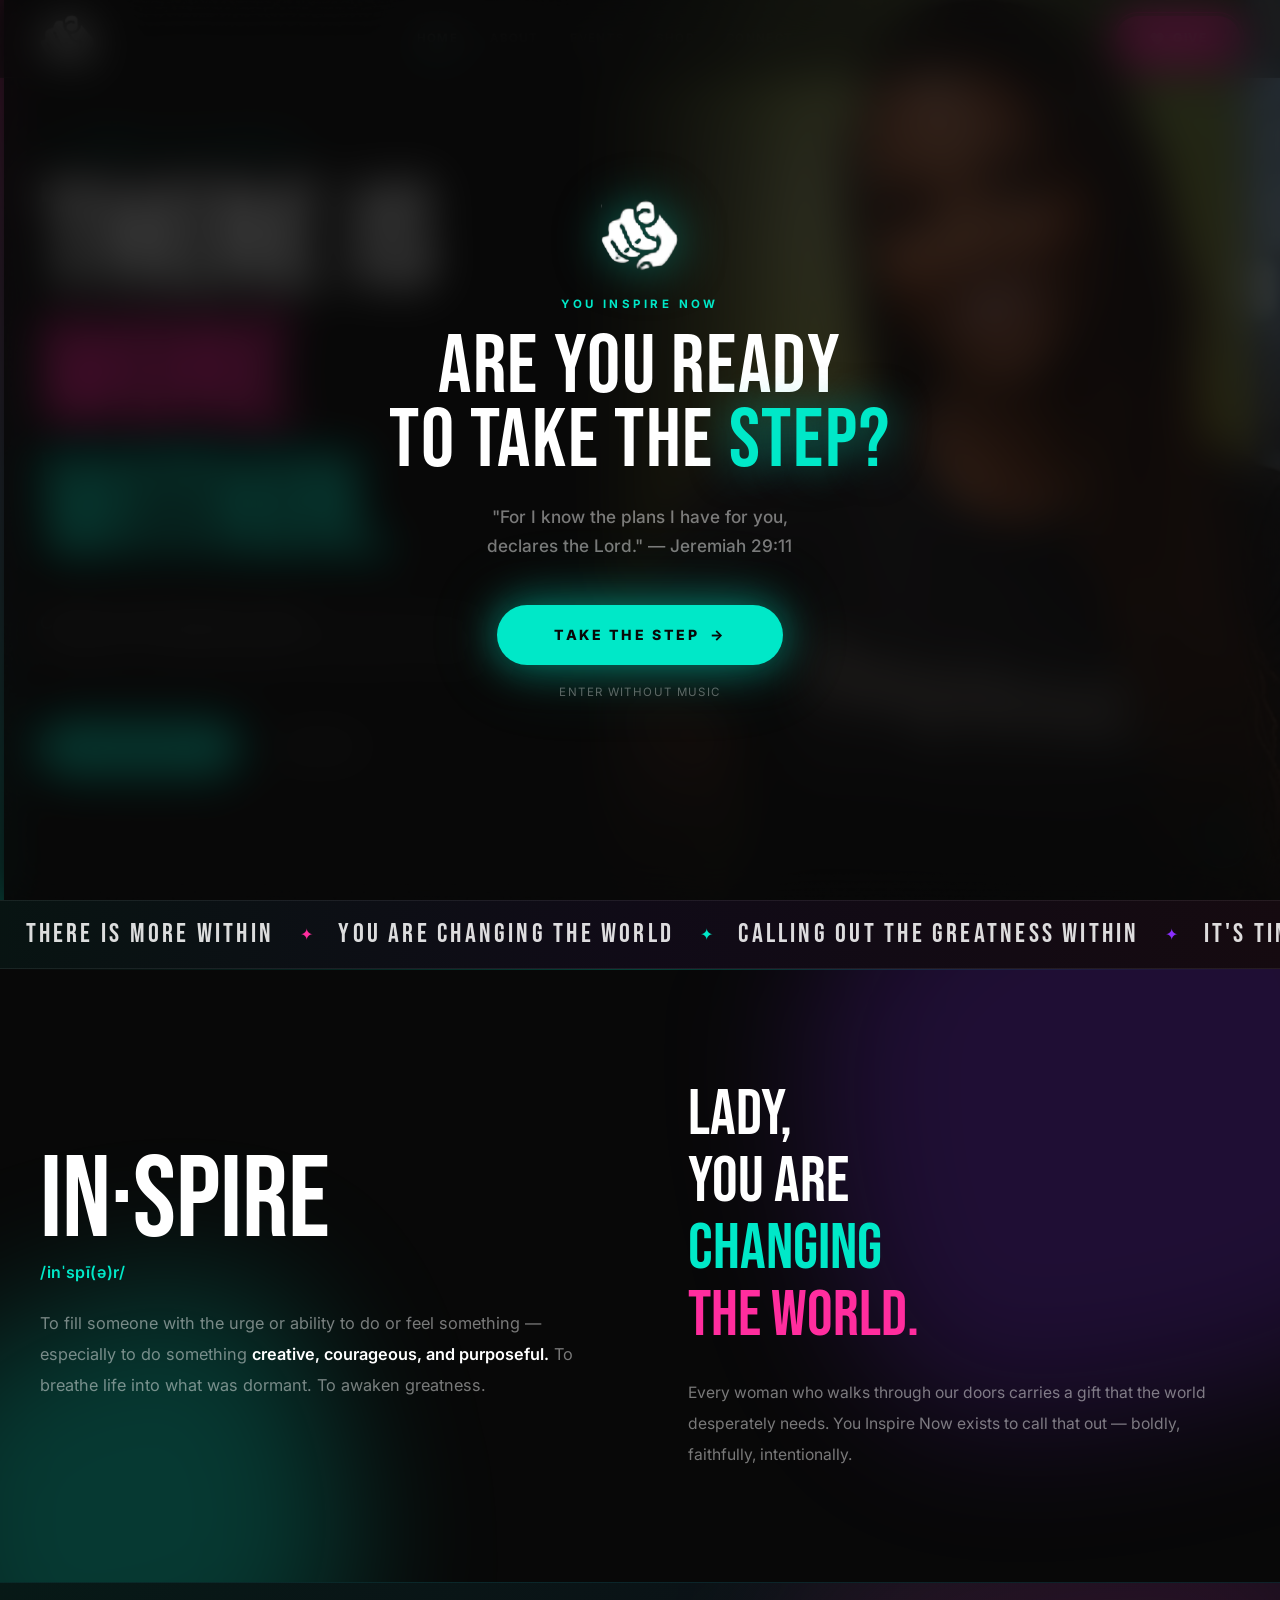
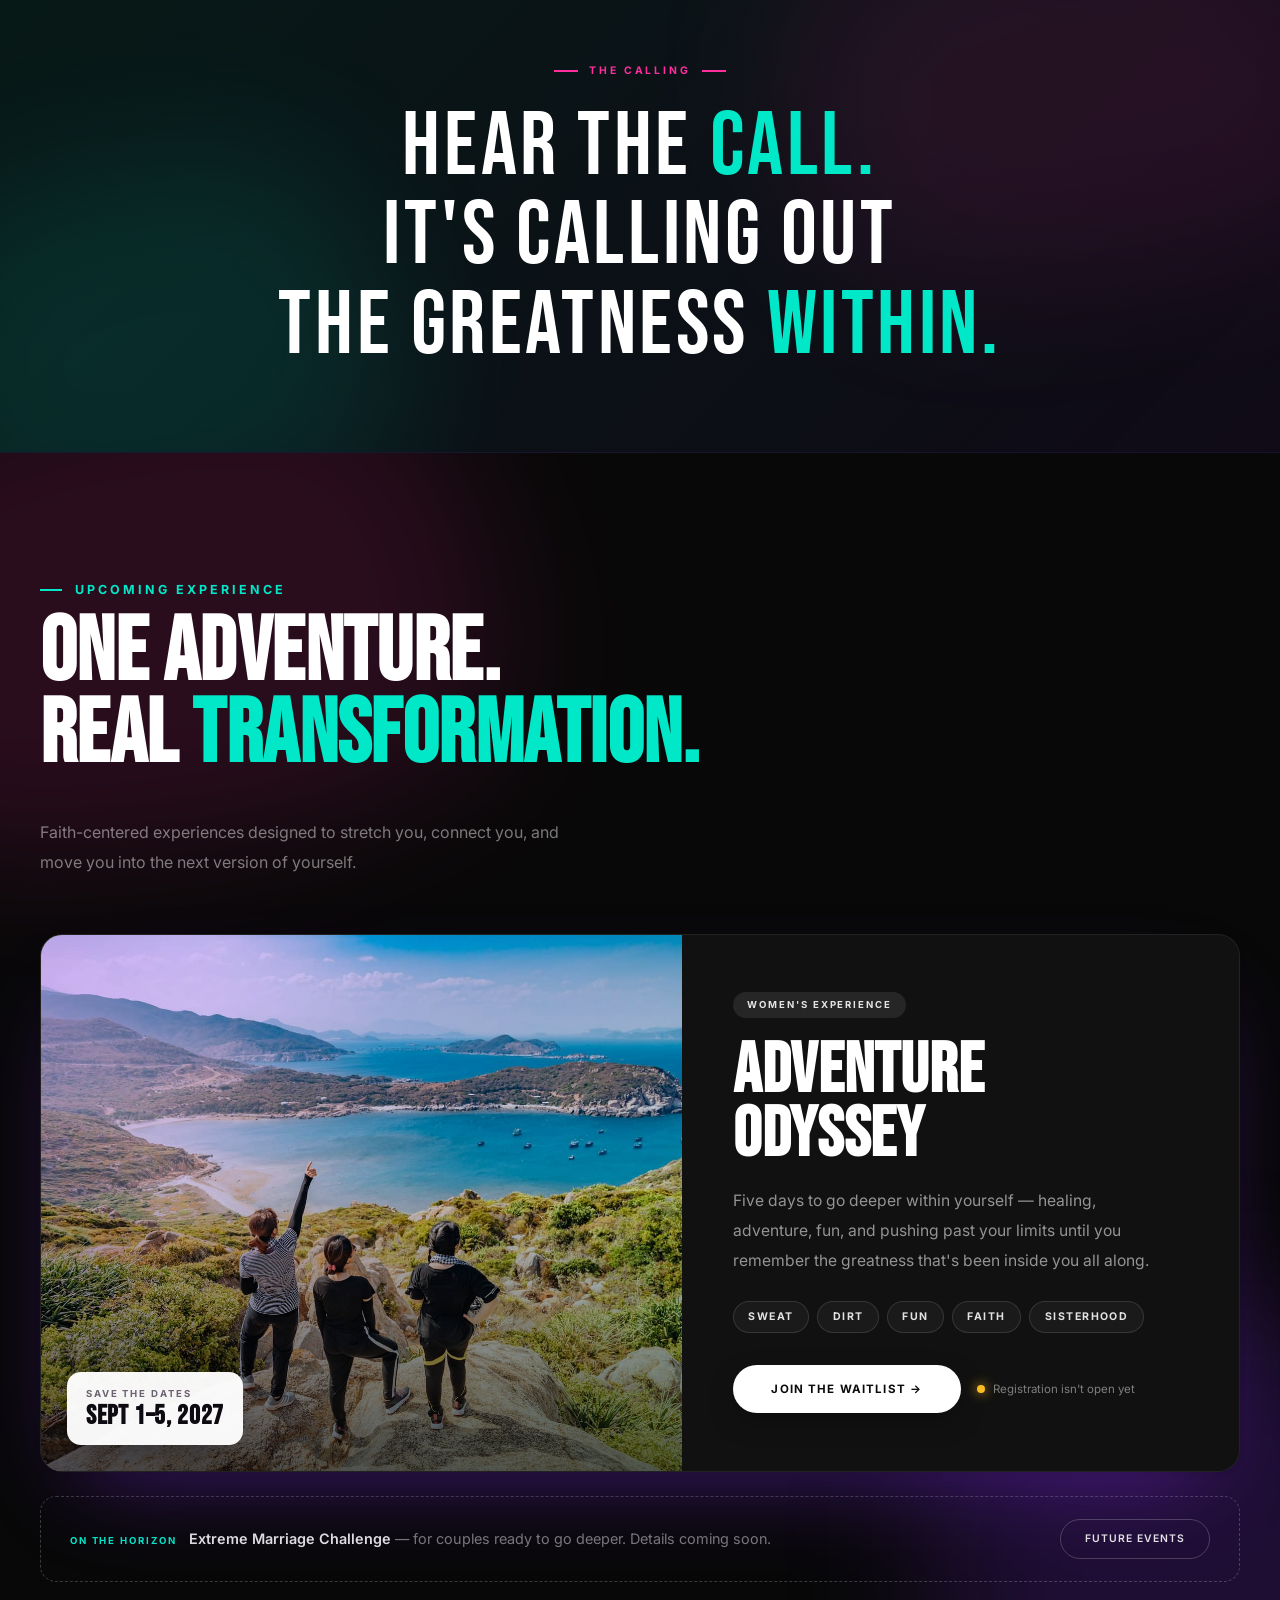
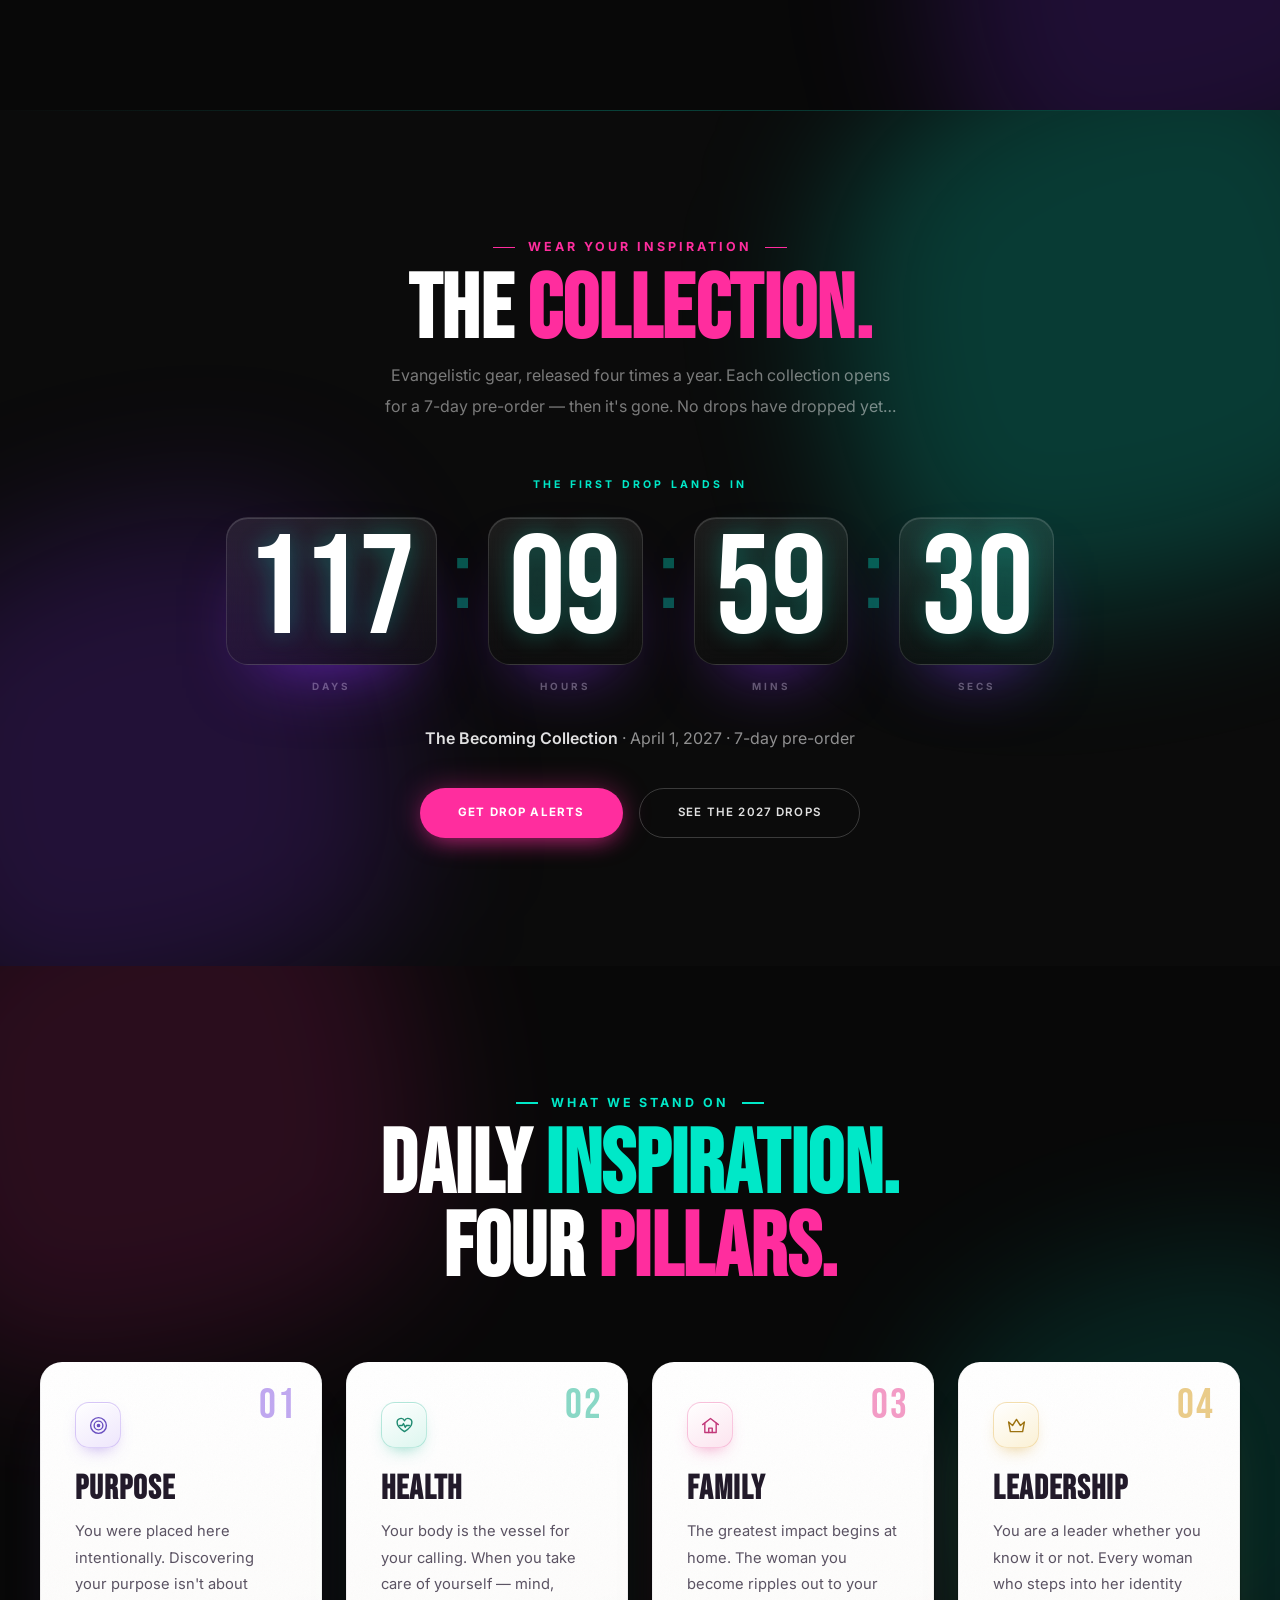
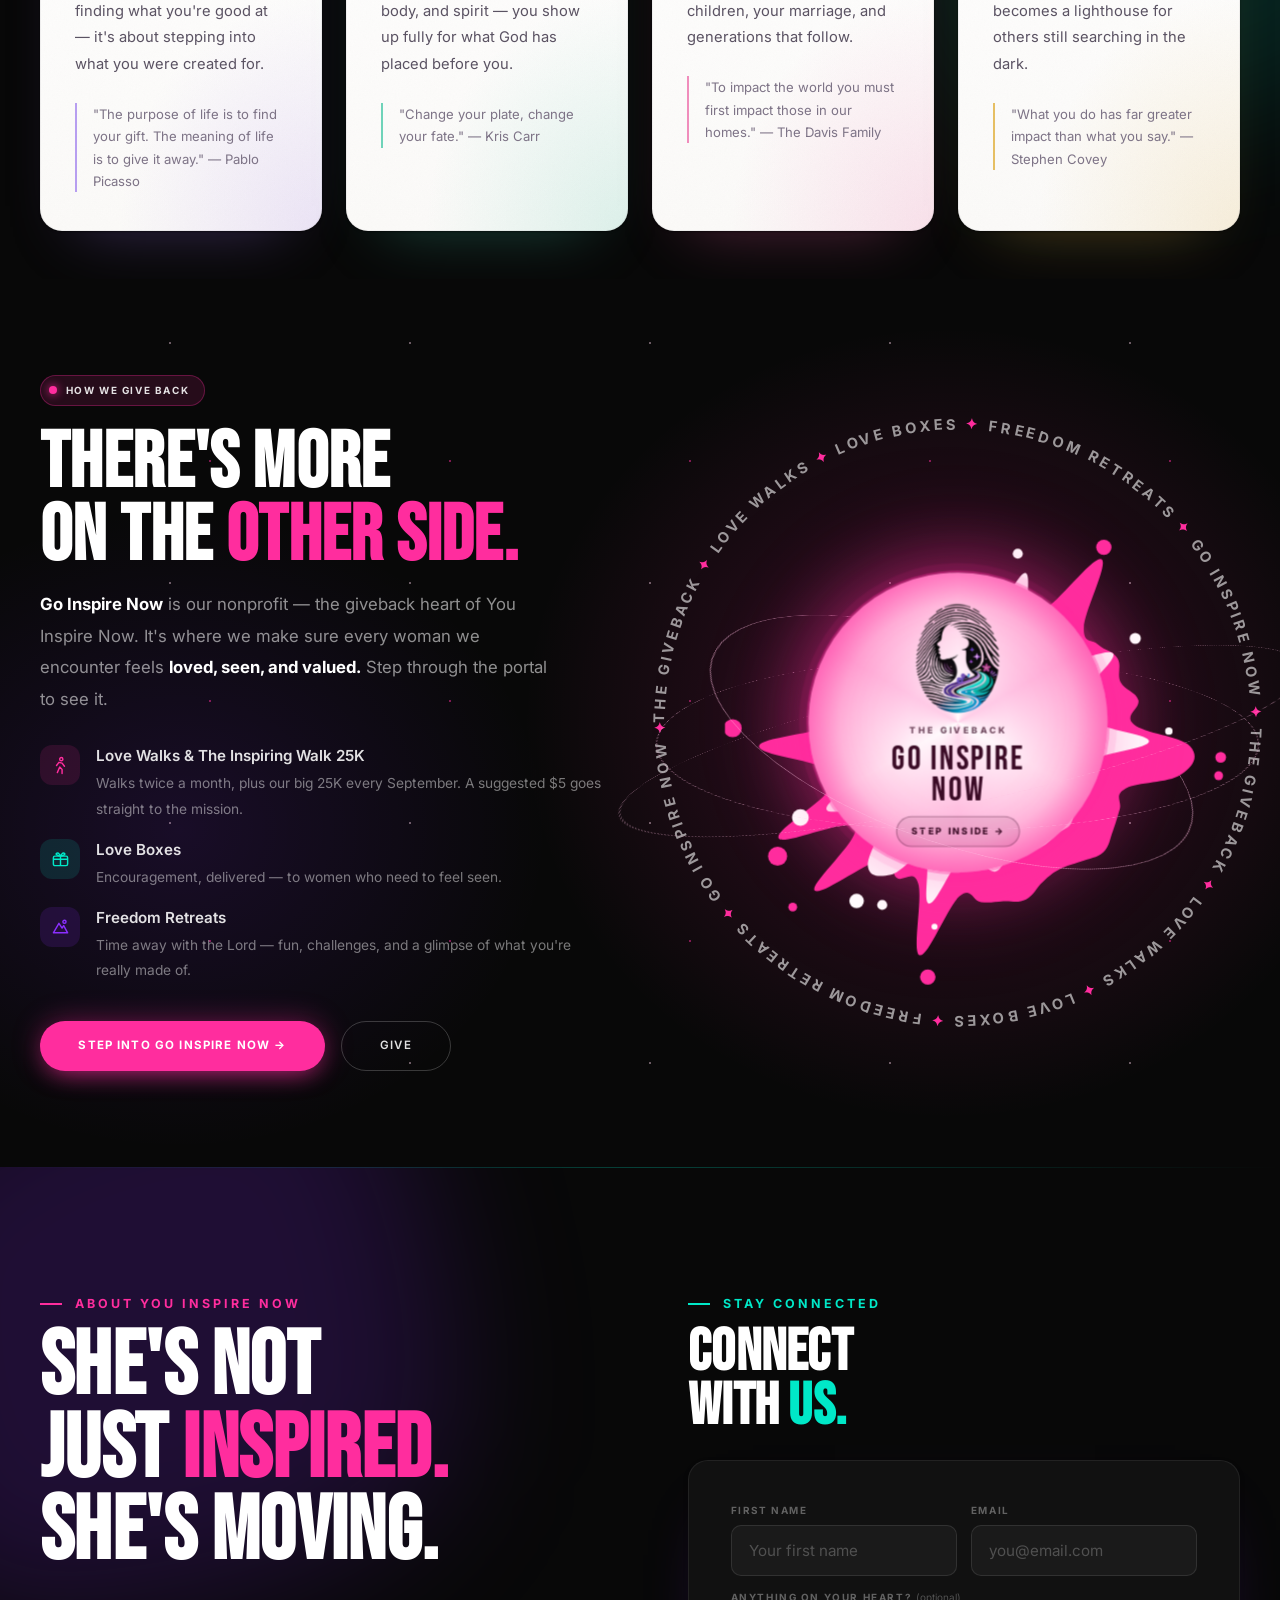
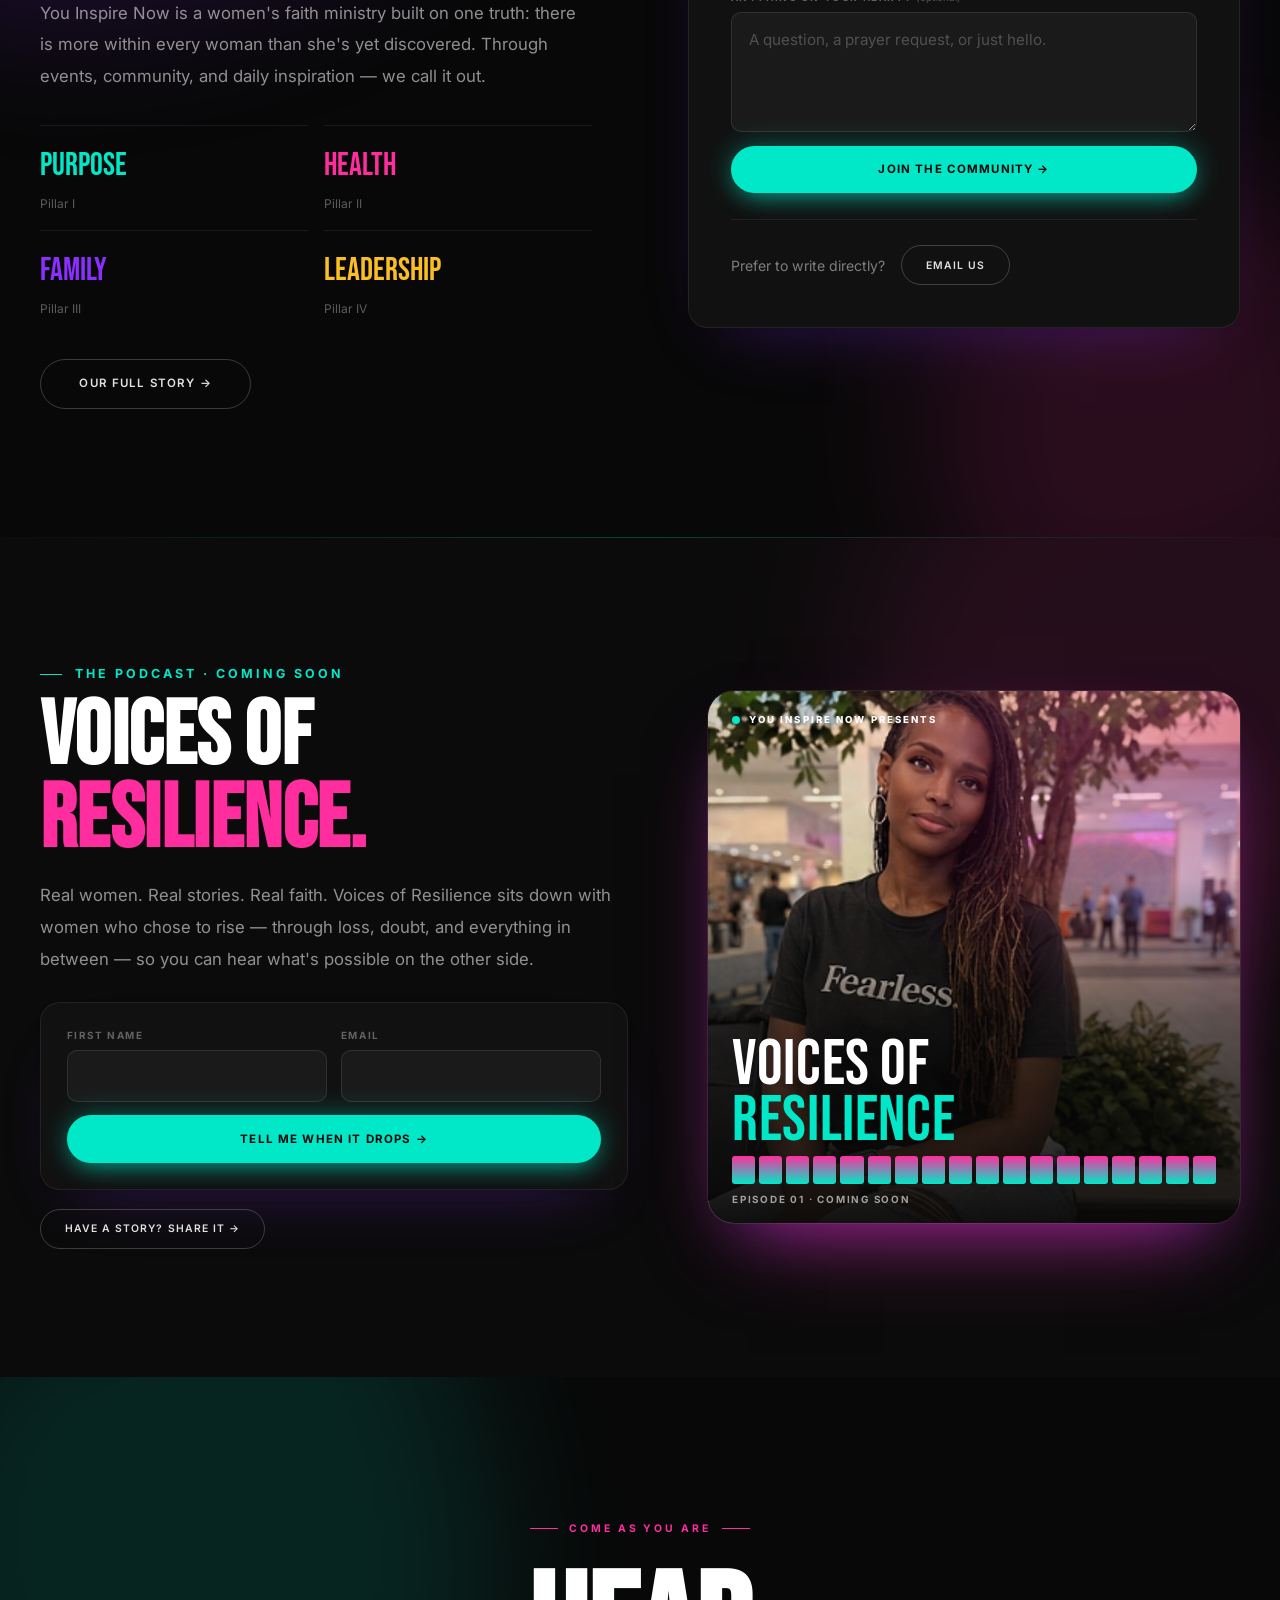
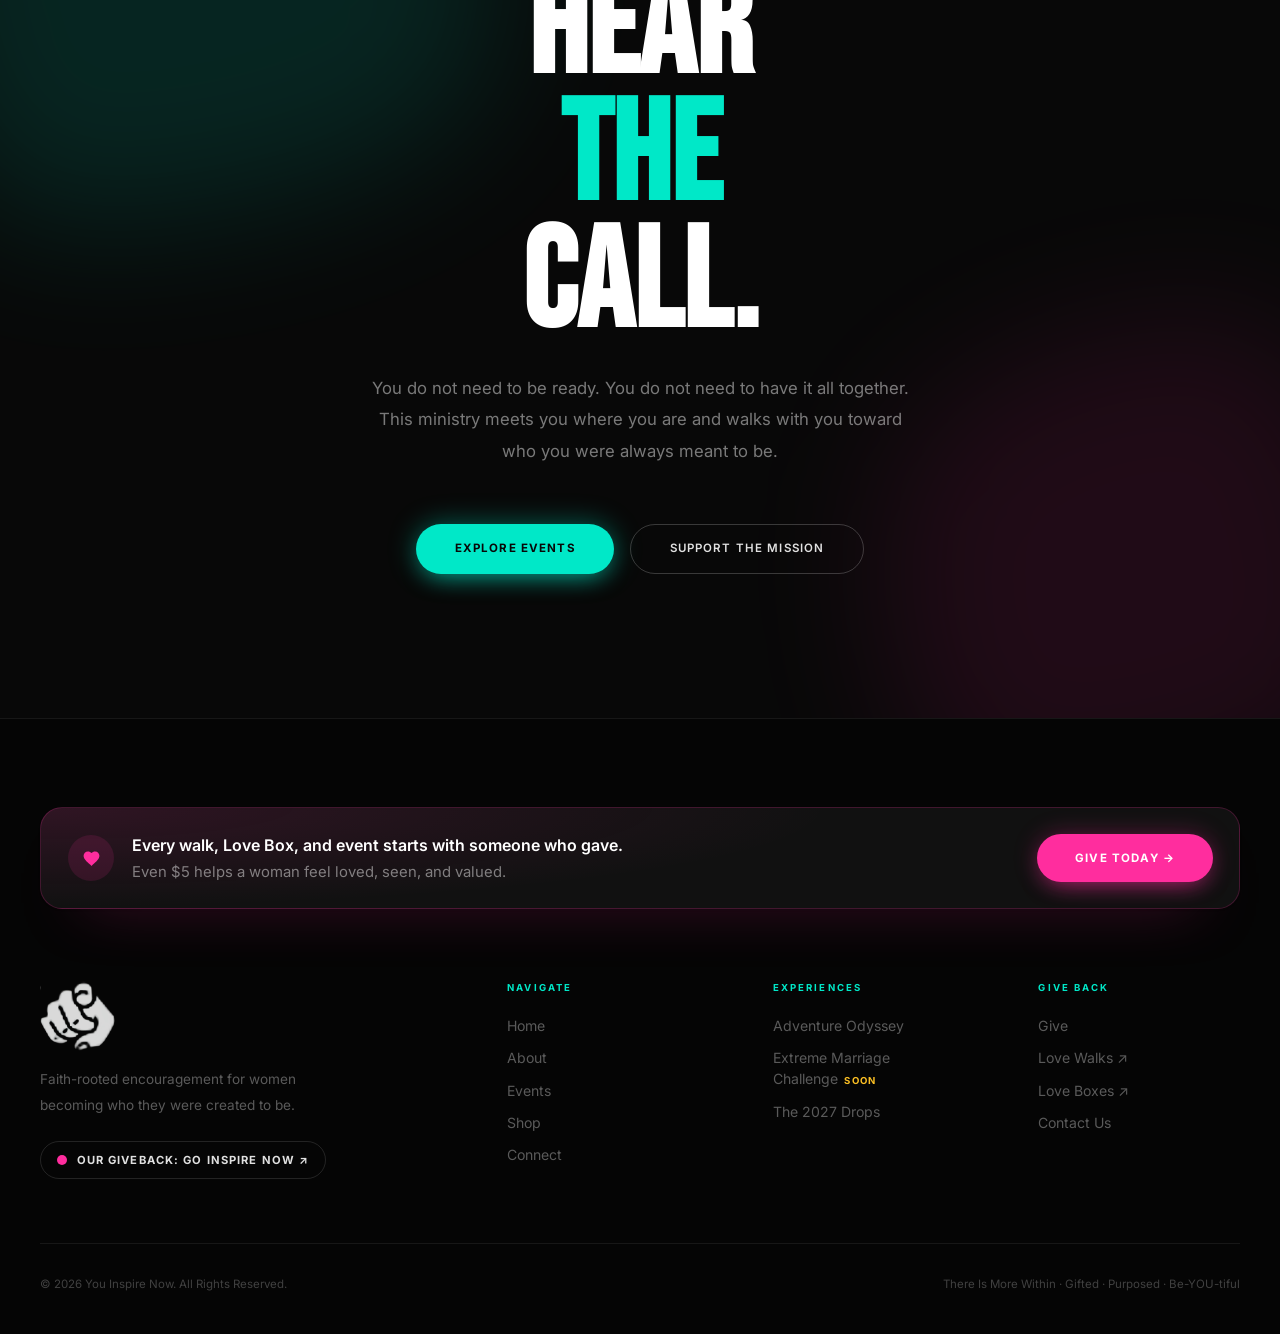
<file: index.html>
<!DOCTYPE html>
<html lang="en" class="no-js">
<head>
<meta charset="UTF-8">
<meta name="viewport" content="width=device-width, initial-scale=1.0">
<title>You Inspire Now — There Is More Within</title>
<meta name="description" content="You Inspire Now is a women's faith ministry calling out the greatness within every woman — through adventure, community, and daily inspiration.">
<meta name="theme-color" content="#080808">
<meta property="og:title" content="You Inspire Now — There Is More Within">
<meta property="og:description" content="A women's faith ministry calling out the greatness within. Adventure Odyssey · The 2027 Drops · Go Inspire Now.">
<meta property="og:image" content="images/hero.jpg">
<link rel="icon" href="Screenshot_2026-03-28_195930-removebg-preview.png">
<link rel="preconnect" href="https://fonts.googleapis.com">
<link rel="preconnect" href="https://fonts.gstatic.com" crossorigin>
<link href="https://fonts.googleapis.com/css2?family=Bebas+Neue&family=Inter:wght@300;400;500;600;700;800&display=swap" rel="stylesheet">
<link rel="stylesheet" href="assets/theme.css?v=20261124">
<link rel="stylesheet" href="assets/site.css?v=20261124">
<script>try{if(sessionStorage.getItem('yin-intro-seen'))document.documentElement.classList.add('js-intro-seen')}catch(e){}</script>
<style>
/* her "Inspired." shirt photo stands on the right and fades into the dark; the headline keeps the clean left side.
   (small original — enlarged naturally; swap in the full-size file under a NEW name when she sends it: images are cached 7 days) */
#hero .hero-bg{background-image:url('images/leelee-inspired-shirt.jpg');left:46%;background-position:50% 12%;filter:brightness(.92) saturate(.95);-webkit-mask-image:linear-gradient(to right,transparent 0,#000 28%);mask-image:linear-gradient(to right,transparent 0,#000 28%);}
#hero .hero-overlay{background:linear-gradient(to top,rgba(8,8,8,.92) 0%,rgba(8,8,8,.3) 24%,transparent 46%),linear-gradient(100deg,rgba(8,8,8,.9) 0%,rgba(8,8,8,.45) 40%,transparent 62%);}
@media(max-width:760px){
  #hero{padding-top:54svh;}
  #hero .hero-bg{left:0;bottom:auto;height:62svh;background-position:50% 16%;filter:none;transform:none;-webkit-mask-image:linear-gradient(to bottom,#000 60%,transparent 100%);mask-image:linear-gradient(to bottom,#000 60%,transparent 100%);}
  #hero .hero-overlay{background:linear-gradient(to bottom,transparent 0,transparent 38svh,rgba(8,8,8,.8) 56svh,#080808 66svh);}
}
#events-preview{padding:8rem 2.5rem;}
.ep-head{display:flex;justify-content:space-between;align-items:flex-end;gap:2rem;flex-wrap:wrap;margin-bottom:3.5rem;}
.ep-head .section-sub{margin-bottom:0;}
#pillars{padding-bottom:3rem;}
.home-connect-grid{display:grid;grid-template-columns:1fr 1fr;gap:6rem;align-items:start;}
/* Voices of Resilience: copy + notify form on the left, a podcast "cover" on the right */
.voices{display:grid;grid-template-columns:1.05fr .95fr;gap:5rem;align-items:center;}
.voices-panel{padding:1.6rem;}
.voices-links{display:flex;flex-wrap:wrap;gap:.7rem;margin-top:1.2rem;}
.voices-cover{position:relative;aspect-ratio:1/1;border-radius:26px;overflow:hidden;isolation:isolate;
  box-shadow:0 0 0 1px rgba(255,255,255,.08),0 40px 90px -40px rgba(255,45,158,.6),0 30px 60px -30px rgba(139,47,255,.5);transform:rotate(-1.5deg);}
.voices-cover img{position:absolute;inset:0;width:100%;height:100%;object-fit:cover;object-position:50% 20%;filter:saturate(.85);}
.vc-shade{position:absolute;inset:0;background:linear-gradient(to top,rgba(8,8,8,.95) 0%,rgba(8,8,8,.55) 38%,transparent 65%),radial-gradient(ellipse at 100% 0%,rgba(255,45,158,.35),transparent 55%);mix-blend-mode:normal;}
.vc-top{position:absolute;top:1.4rem;left:1.5rem;display:flex;align-items:center;gap:.55rem;font-size:.6rem;font-weight:800;letter-spacing:.22em;text-transform:uppercase;color:#fff;}
.vc-dot{width:8px;height:8px;border-radius:50%;background:var(--a1);animation:live 1.8s ease-out infinite;}
.vc-title{position:absolute;left:1.5rem;bottom:4.6rem;font-family:'Bebas Neue',sans-serif;font-size:clamp(2.6rem,5vw,4rem);line-height:.88;color:#fff;letter-spacing:.01em;}
.vc-title b{font-weight:400;color:var(--a1);}
.vc-wave{position:absolute;left:1.5rem;right:1.5rem;bottom:2.4rem;height:28px;display:flex;align-items:center;gap:4px;}
.vc-wave i{flex:1;height:100%;border-radius:3px;background:linear-gradient(to top,var(--a1),var(--a2));transform-origin:50% 50%;animation:vc-bar 1.4s ease-in-out infinite;}
.vc-wave i:nth-child(3n){animation-delay:-.4s;} .vc-wave i:nth-child(3n+1){animation-delay:-.9s;} .vc-wave i:nth-child(4n){animation-delay:-.2s;animation-duration:1.1s;} .vc-wave i:nth-child(5n){animation-delay:-1.1s;animation-duration:1.7s;}
@keyframes vc-bar{0%,100%{transform:scaleY(.25);}50%{transform:scaleY(1);}}
.vc-ep{position:absolute;left:1.5rem;bottom:1rem;font-size:.62rem;font-weight:700;letter-spacing:.18em;text-transform:uppercase;color:rgba(255,255,255,.6);}
@media(max-width:960px){.voices{grid-template-columns:1fr;gap:3rem;}.voices-cover{max-width:460px;transform:none;}}
.pillar-mini{display:grid;grid-template-columns:1fr 1fr;gap:1rem;margin:2rem 0 2.5rem;}
.pillar-mini div{border-top:1px solid var(--line);padding-top:1rem;}
.pillar-mini b{display:block;font-family:'Bebas Neue',sans-serif;font-weight:400;font-size:2rem;}
.pillar-mini span{font-size:.75rem;color:var(--tx-muted);}
.or-email{display:flex;align-items:center;gap:1rem;flex-wrap:wrap;margin-top:1.6rem;padding-top:1.6rem;border-top:1px solid var(--line);}
.or-email p{font-size:.88rem;color:var(--tx-body);}
@media(max-width:1024px){.home-connect-grid{gap:3.5rem;}}
@media(max-width:860px){.home-connect-grid{grid-template-columns:1fr;}}
@media(max-width:600px){#events-preview{padding:5rem 1.25rem;}}
</style>
</head>
<body>

<!-- INTRO SPLASH -->
<div id="intro" role="dialog" aria-label="Welcome">
  <div id="intro-paint"><div class="ip-blob ip1"></div><div class="ip-blob ip2"></div><div class="ip-blob ip3"></div><div class="ip-blob ip4"></div><div class="ip-blob ip5"></div></div>
  <div class="intro-content">
    <img src="Screenshot_2026-03-28_195930-removebg-preview.png" class="intro-logo" alt="You Inspire Now" width="79" height="72">
    <div class="ib-tag">You Inspire Now</div>
    <div class="ib-main">ARE YOU READY<br>TO TAKE THE <span class="tl">STEP?</span></div>
    <div class="ib-sub">"For I know the plans I have for you,<br>declares the Lord." — Jeremiah 29:11</div>
    <button class="ib-btn" id="take-step-btn" type="button">TAKE THE STEP &nbsp;→</button>
    <button class="ib-skip" id="intro-skip" type="button">Enter without music</button>
  </div>
</div>

<div class="grain" aria-hidden="true"></div>

<audio id="bg-music" loop preload="none"><source src="audio/brave.mp3" type="audio/mpeg"></audio>
<button id="music-btn" type="button" aria-label="Play music" aria-pressed="false">
  <svg class="ic-play" viewBox="0 0 24 24" fill="currentColor" aria-hidden="true"><path d="M12 3v10.55A4 4 0 1 0 14 17V7h4V3h-6z"/></svg>
  <svg class="ic-pause" viewBox="0 0 24 24" fill="currentColor" aria-hidden="true"><rect x="6" y="5" width="4" height="14" rx="1"/><rect x="14" y="5" width="4" height="14" rx="1"/></svg>
</button><span class="music-tip">Music</span>

<!-- NAV -->
<nav id="nav" aria-label="Main">
  <div class="nav-in">
    <a href="index.html" class="nav-logo" aria-label="You Inspire Now — home"><img src="Screenshot_2026-03-28_195930-removebg-preview.png" alt="You Inspire Now" width="55" height="50"></a>
    <div class="nav-links" id="nav-links">
      <a href="index.html" class="nav-a active" aria-current="page">Home</a>
      <a href="about.html" class="nav-a">About</a>
      <a href="events.html" class="nav-a">Events</a>
      <a href="shop.html" class="nav-a">Shop</a>
      <a href="contact.html" class="nav-a">Connect</a>
      <a href="https://www.goinspirenow.org" class="nav-a nav-sister">Go Inspire Now ↗</a>
    </div>
    <div class="nav-actions">
      <a href="donate.html" class="nav-pill"><svg viewBox="0 0 24 24" fill="currentColor" aria-hidden="true"><path d="M12 21.35l-1.45-1.32C5.4 15.36 2 12.28 2 8.5 2 5.42 4.42 3 7.5 3c1.74 0 3.41.81 4.5 2.09C13.09 3.81 14.76 3 16.5 3 19.58 3 22 5.42 22 8.5c0 3.78-3.4 6.86-8.55 11.54L12 21.35z"/></svg>Give</a>
      <button class="nav-burger" id="nav-burger" type="button" aria-label="Menu" aria-expanded="false" aria-controls="nav-links"><span></span><span></span><span></span></button>
    </div>
  </div>
</nav>

<main>
<!-- HERO -->
<section id="hero">
  <div class="hero-bg" aria-hidden="true"></div>
  <div class="hero-overlay" aria-hidden="true"></div>
  <div class="hero-content">
    <div class="hero-tag">Women's Faith Ministry</div>
    <h1 class="hero-h1">
      <span class="hero-line" style="animation-delay:.1s">There Is</span>
      <span class="hero-line l2" style="animation-delay:.22s">More</span>
      <span class="hero-line l3" style="animation-delay:.34s">Within.</span>
    </h1>
    <p class="hero-sub hero-line" style="animation-delay:.5s"><strong>Calling out the greatness within,</strong> while inspiring those around you. You were made for more than this moment.</p>
    <div class="hero-btns hero-line" style="animation-delay:.65s">
      <a href="events.html" class="btn btn-a1" data-magnetic>Explore Events</a>
      <a href="about.html" class="btn btn-ghost">Our Story</a>
    </div>
  </div>
</section>

<!-- MARQUEE — four phrases, seamless loop -->
<div class="marquee-wrap" data-marquee data-speed="75" aria-label="There is more within. You are changing the world. Calling out the greatness within. It's time to spread your wings.">
  <div class="marquee-track">
    <div class="mq-set">
      <span class="mq">There Is More Within</span><span class="mq-star" aria-hidden="true">✦</span>
      <span class="mq">You Are Changing The World</span><span class="mq-star" aria-hidden="true">✦</span>
      <span class="mq">Calling Out The Greatness Within</span><span class="mq-star" aria-hidden="true">✦</span>
      <span class="mq">It's Time To Spread Your Wings</span><span class="mq-star" aria-hidden="true">✦</span>
    </div>
  </div>
</div>

<!-- DEFINITION -->
<section id="define">
  <div class="blob blob-a3" style="width:650px;height:650px;top:-200px;right:-180px;--bd:16s;--bdel:-3s;"></div>
  <div class="blob blob-a1" style="width:450px;height:450px;bottom:-150px;left:-100px;--bd:20s;--bdel:-8s;"></div>
  <div class="def-in">
    <div class="reveal-left">
      <div class="def-word">in·spire</div>
      <div class="def-phonetic">/inˈspī(ə)r/</div>
      <p class="def-text">To fill someone with the urge or ability to do or feel something — especially to do something <em>creative, courageous, and purposeful.</em> To breathe life into what was dormant. To awaken greatness.</p>
    </div>
    <div class="reveal-right" style="transition-delay:.15s">
      <div class="def-statement">LADY,<br>YOU ARE<br><span class="tl">CHANGING</span><br><span class="pk">THE WORLD.</span></div>
      <p class="def-sub">Every woman who walks through our doors carries a gift that the world desperately needs. You Inspire Now exists to call that out — boldly, faithfully, intentionally.</p>
    </div>
  </div>
</section>

<!-- STATEMENT BAND -->
<div id="statement-band">
  <div class="blob blob-a2" style="width:600px;height:400px;top:-100px;right:-100px;--bd:11s;opacity:.5;"></div>
  <div class="blob blob-a1" style="width:500px;height:400px;bottom:-100px;left:-100px;--bd:14s;--bdel:-3s;opacity:.5;"></div>
  <div class="sb-in reveal">
    <div class="sb-label">The Calling</div>
    <div class="sb-h">HEAR THE <span class="accent">CALL.</span><br>IT'S CALLING OUT<br>THE GREATNESS <span class="accent">WITHIN.</span></div>
  </div>
</div>

<!-- FEATURED EXPERIENCE — Adventure Odyssey -->
<section id="events-preview" class="sec">
  <div class="blob blob-a2" style="width:700px;height:500px;top:-100px;left:-200px;--bd:14s;--bdel:-2s;opacity:.7;"></div>
  <div class="blob blob-a3" style="width:500px;height:500px;bottom:-100px;right:-150px;--bd:17s;--bdel:-9s;"></div>
  <div class="wrap">
    <div class="ep-head reveal">
      <div>
        <div class="section-label">Upcoming Experience</div>
        <h2 class="section-h">One Adventure.<br>Real <span class="tl">Transformation.</span></h2>
      </div>
      <p class="section-sub">Faith-centered experiences designed to stretch you, connect you, and move you into the next version of yourself.</p>
    </div>

    <a href="events.html#adventure" class="feature reveal">
      <div class="feature-media">
        <img src="images/ao-summit.jpg" alt="Three women standing on a summit above the sea, one pointing to the sky" loading="lazy" width="1800" height="1200">
        <div class="media-tint" aria-hidden="true"></div>
        <div class="media-shade" aria-hidden="true"></div>
        <div class="feature-badge"><span>Save the dates</span><b>Sept 1–5, 2027</b></div>
      </div>
      <div class="feature-body">
        <span class="ep-tag">Women's Experience</span>
        <h3 class="feature-title">Adventure<br>Odyssey</h3>
        <p class="feature-desc">Five days to go deeper within yourself — healing, adventure, fun, and pushing past your limits until you remember the greatness that's been inside you all along.</p>
        <div class="chips"><span class="chip">Sweat</span><span class="chip">Dirt</span><span class="chip">Fun</span><span class="chip">Faith</span><span class="chip">Sisterhood</span></div>
        <div class="feature-foot">
          <span class="btn btn-contrast">Join the Waitlist →</span>
          <span class="status">Registration isn't open yet</span>
        </div>
      </div>
    </a>

    <div class="horizon reveal">
      <span><span class="tag">On the horizon</span><b>Extreme Marriage Challenge</b> — for couples ready to go deeper. Details coming soon.</span>
      <a href="events.html#future" class="btn btn-ghost btn-sm">Future Events</a>
    </div>
  </div>
</section>

<!-- THE COLLECTION — one big countdown to the first drop -->
<section id="merch-preview" class="sec sec-alt sec-line">
  <div class="blob blob-a1" style="width:600px;height:600px;top:-100px;right:-150px;--bd:15s;--bdel:-4s;"></div>
  <div class="blob blob-a3" style="width:520px;height:520px;bottom:-60px;left:-120px;--bd:18s;--bdel:-7s;"></div>
  <div class="wrap drop-stage reveal">
    <div class="section-label center c-a2">Wear Your Inspiration</div>
    <h2 class="section-h">The <span class="pk">Collection.</span></h2>
    <p class="section-sub">Evangelistic gear, released four times a year. Each collection opens for a 7-day pre-order — then it's gone. No drops have dropped yet&hellip;</p>
    <div class="drop-k">The first drop lands in</div>
    <div class="cd cd-xxl" data-countdown="2027-04-01T00:00:00-05:00" data-done="The Becoming Collection is open" role="timer" aria-label="Countdown to the first drop, the Becoming Collection">
      <div class="cd-u"><b data-u="d">00</b><span>Days</span></div><i>:</i>
      <div class="cd-u"><b data-u="h">00</b><span>Hours</span></div><i>:</i>
      <div class="cd-u"><b data-u="m">00</b><span>Mins</span></div><i>:</i>
      <div class="cd-u"><b data-u="s">00</b><span>Secs</span></div>
    </div>
    <p class="drop-cap"><b>The Becoming Collection</b> · April 1, 2027 · 7-day pre-order</p>
    <div class="mc-btns">
      <a href="shop.html#alerts" class="btn btn-a2" data-magnetic>Get Drop Alerts</a>
      <a href="shop.html" class="btn btn-ghost">See The 2027 Drops</a>
    </div>
  </div>
</section>

<!-- FOUR PILLARS — clean white, softly engraved -->
<section id="pillars" class="sec">
  <div class="blob blob-a2" style="width:550px;height:550px;top:-150px;left:-120px;--bd:13s;--bdel:-5s;opacity:.7;"></div>
  <div class="blob blob-a1" style="width:500px;height:500px;top:30%;right:-140px;--bd:16s;--bdel:-11s;opacity:.6;"></div>
  <div class="wrap">
    <div class="center reveal" style="margin-bottom:4.5rem;">
      <div class="section-label center">What We Stand On</div>
      <h2 class="section-h">Daily <span class="tl">Inspiration.</span><br>Four <span class="pk">Pillars.</span></h2>
    </div>
    <div class="etch-grid">
      <div class="etch t-lav reveal">
        <div class="etch-num" aria-hidden="true">01</div>
        <div class="etch-icon" aria-hidden="true"><svg viewBox="0 0 24 24" fill="none" stroke="currentColor" stroke-width="1.6" stroke-linecap="round"><circle cx="12" cy="12" r="9"/><circle cx="12" cy="12" r="5"/><circle cx="12" cy="12" r="1.3" fill="currentColor"/></svg></div>
        <h3 class="etch-name">Purpose</h3>
        <p class="etch-desc">You were placed here intentionally. Discovering your purpose isn't about finding what you're good at — it's about stepping into what you were created for.</p>
        <p class="etch-quote">"The purpose of life is to find your gift. The meaning of life is to give it away." — Pablo Picasso</p>
      </div>
      <div class="etch t-mint reveal" style="transition-delay:.08s">
        <div class="etch-num" aria-hidden="true">02</div>
        <div class="etch-icon" aria-hidden="true"><svg viewBox="0 0 24 24" fill="none" stroke="currentColor" stroke-width="1.6" stroke-linecap="round" stroke-linejoin="round"><path d="M20.4 8.9c0 4.9-8.4 10.1-8.4 10.1S3.6 13.8 3.6 8.9A4.4 4.4 0 0 1 12 6.6a4.4 4.4 0 0 1 8.4 2.3z"/><path d="M6.5 12h3l1.3-2.2 2 4.2 1.4-2h3.3"/></svg></div>
        <h3 class="etch-name">Health</h3>
        <p class="etch-desc">Your body is the vessel for your calling. When you take care of yourself — mind, body, and spirit — you show up fully for what God has placed before you.</p>
        <p class="etch-quote">"Change your plate, change your fate." — Kris Carr</p>
      </div>
      <div class="etch t-blush reveal" style="transition-delay:.16s">
        <div class="etch-num" aria-hidden="true">03</div>
        <div class="etch-icon" aria-hidden="true"><svg viewBox="0 0 24 24" fill="none" stroke="currentColor" stroke-width="1.6" stroke-linecap="round" stroke-linejoin="round"><path d="M3 11l9-7 9 7"/><path d="M5.5 9.5V20h13V9.5"/><path d="M10 20v-5h4v5"/></svg></div>
        <h3 class="etch-name">Family</h3>
        <p class="etch-desc">The greatest impact begins at home. The woman you become ripples out to your children, your marriage, and generations that follow.</p>
        <p class="etch-quote">"To impact the world you must first impact those in our homes." — The Davis Family</p>
      </div>
      <div class="etch t-butter reveal" style="transition-delay:.24s">
        <div class="etch-num" aria-hidden="true">04</div>
        <div class="etch-icon" aria-hidden="true"><svg viewBox="0 0 24 24" fill="none" stroke="currentColor" stroke-width="1.6" stroke-linejoin="round"><path d="M3 8l4.5 4L12 5l4.5 7L21 8l-2 11H5L3 8z"/></svg></div>
        <h3 class="etch-name">Leadership</h3>
        <p class="etch-desc">You are a leader whether you know it or not. Every woman who steps into her identity becomes a lighthouse for others still searching in the dark.</p>
        <p class="etch-quote">"What you do has far greater impact than what you say." — Stephen Covey</p>
      </div>
    </div>
  </div>
</section>

<!-- HOW WE GIVE BACK — a bright pink-and-white portal into Go Inspire Now; flows straight out of the pillars (no line, no ribbon) -->
<section class="portal-sec" id="give-back">
  <div class="rift" aria-hidden="true"><div class="rift-stars"></div></div>
  <div class="portal-in">
    <div class="portal-copy reveal-left">
      <div class="portal-where"><i></i>How we give back</div>
      <h2 class="section-h">There's More<br>On The <span class="pk">Other Side.</span></h2>
      <p class="lead" style="max-width:520px;margin-top:1rem;"><strong style="color:var(--tx)">Go Inspire Now</strong> is our nonprofit — the giveback heart of You Inspire Now. It's where we make sure every woman we encounter feels <strong style="color:var(--tx)">loved, seen, and valued.</strong> Step through the portal to see it.</p>
      <ul class="ticks">
        <li><span class="ic a2"><svg viewBox="0 0 24 24" fill="none" stroke="currentColor" stroke-width="1.8" stroke-linecap="round" stroke-linejoin="round"><circle cx="13" cy="4" r="2"/><path d="M8 21l3-7 3 3v5M7 12l3-4 4 1 3 4"/></svg></span><div><b>Love Walks &amp; The Inspiring Walk 25K</b><span>Walks twice a month, plus our big 25K every September. A suggested $5 goes straight to the mission.</span></div></li>
        <li><span class="ic"><svg viewBox="0 0 24 24" fill="none" stroke="currentColor" stroke-width="1.8" stroke-linejoin="round"><rect x="3" y="9" width="18" height="12" rx="2"/><path d="M3 13h18M12 9v12M12 9S9.5 3.5 7 5.5 12 9 12 9zM12 9s2.5-5.5 5-3.5S12 9 12 9z"/></svg></span><div><b>Love Boxes</b><span>Encouragement, delivered — to women who need to feel seen.</span></div></li>
        <li><span class="ic a3"><svg viewBox="0 0 24 24" fill="none" stroke="currentColor" stroke-width="1.8" stroke-linecap="round" stroke-linejoin="round"><path d="M3 20l7-12 4 6 2-3 5 9H3z"/><circle cx="17" cy="6" r="2"/></svg></span><div><b>Freedom Retreats</b><span>Time away with the Lord — fun, challenges, and a glimpse of what you're really made of.</span></div></li>
      </ul>
      <div class="btns">
        <a href="https://www.goinspirenow.org" class="btn btn-a2" data-magnetic>Step Into Go Inspire Now →</a>
        <a href="donate.html" class="btn btn-ghost">Give</a>
      </div>
    </div>
    <a class="portal reveal-right" href="https://www.goinspirenow.org" data-drops="#FF2D9E,#ffffff,#FF8FC8,#ffffff" aria-label="Step into Go Inspire Now, our nonprofit giveback (goinspirenow.org)">
      <span class="portal-stage">
        <span class="portal-glow"></span>
        <svg class="portal-label" viewBox="0 0 200 200" aria-hidden="true"><defs><path id="pl-gin" d="M100,100 m-92,0 a92,92 0 1,1 184,0 a92,92 0 1,1 -184,0"/></defs><text><textPath href="#pl-gin" textLength="578" lengthAdjust="spacing">The Giveback <tspan class="dot">✦</tspan> Love Walks <tspan class="dot">✦</tspan> Love Boxes <tspan class="dot">✦</tspan> Freedom Retreats <tspan class="dot">✦</tspan> Go Inspire Now <tspan class="dot">✦</tspan> The Giveback <tspan class="dot">✦</tspan> Love Walks <tspan class="dot">✦</tspan> Love Boxes <tspan class="dot">✦</tspan> Freedom Retreats <tspan class="dot">✦</tspan> Go Inspire Now <tspan class="dot">✦</tspan> </textPath></text></svg>
        <span class="portal-ring"></span><span class="portal-ring r2"></span><span class="portal-ring r3"></span>
        <span class="portal-splat"><svg viewBox="-10 -10 220 220" aria-hidden="true" style="fill:var(--portal-splat-1)"><use href="assets/splats.svg#splatA"/></svg></span>
        <span class="portal-splat s2"><svg viewBox="-10 -10 220 220" aria-hidden="true" style="fill:var(--portal-splat-2)"><use href="assets/splats.svg#splatB"/></svg></span>
        <span class="portal-core">
          <span class="portal-tunnel"><i></i><i></i><i></i><i></i><i></i><i></i></span>
          <span class="portal-vortex"></span>
          <img src="assets/gin-logo.png" alt="" width="417" height="546">
          <span class="portal-kicker">The Giveback</span>
          <span class="portal-name">Go Inspire<br>Now</span>
          <span class="portal-go">Step inside →</span>
        </span>
      </span>
    </a>
  </div>
</section>

<!-- ABOUT + CONNECT -->
<section id="home-connect" class="sec sec-line">
  <div class="blob blob-a3" style="width:600px;height:600px;top:-150px;left:-150px;--bd:17s;--bdel:-5s;"></div>
  <div class="blob blob-a2" style="width:450px;height:450px;bottom:-100px;right:-100px;--bd:14s;--bdel:-8s;opacity:.7;"></div>
  <div class="wrap home-connect-grid">
    <div class="reveal-left">
      <div class="section-label c-a2">About You Inspire Now</div>
      <h2 class="section-h">She's Not<br>Just <span class="pk">Inspired.</span><br>She's Moving.</h2>
      <p class="lead" style="margin-top:1.5rem;">You Inspire Now is a women's faith ministry built on one truth: there is more within every woman than she's yet discovered. Through events, community, and daily inspiration — we call it out.</p>
      <div class="pillar-mini">
        <div><b class="c-a1">Purpose</b><span>Pillar I</span></div>
        <div><b class="c-a2">Health</b><span>Pillar II</span></div>
        <div><b class="c-a3">Family</b><span>Pillar III</span></div>
        <div><b class="c-gold">Leadership</b><span>Pillar IV</span></div>
      </div>
      <a href="about.html" class="btn btn-ghost">Our Full Story →</a>
    </div>
    <div class="reveal-right" style="transition-delay:.12s">
      <div class="section-label">Stay Connected</div>
      <h2 class="section-h" style="font-size:clamp(2.4rem,4.6vw,3.8rem);margin-bottom:1.6rem;">Connect<br>With <span class="tl">Us.</span></h2>
      <div class="panel" data-form-wrap>
        <form class="f" data-form="Join the Community">
          <input type="text" name="_honey" class="hp" tabindex="-1" autocomplete="off" aria-hidden="true">
          <div class="f-row">
            <label>First name<input type="text" name="First name" required autocomplete="given-name" placeholder="Your first name"></label>
            <label>Email<input type="email" name="Email" required autocomplete="email" placeholder="you@email.com"></label>
          </div>
          <label><span>Anything on your heart? <small>(optional)</small></span><textarea name="Message" placeholder="A question, a prayer request, or just hello."></textarea></label>
          <button type="submit" class="btn btn-a1 btn-block">Join The Community →</button>
        </form>
        <div class="f-done" role="status"><b>You're in. Welcome.</b><p>Your note is on its way to LeeLee. Keep an eye on your inbox — there's more within, and we're just getting started.</p></div>
        <div class="f-fallback" role="alert">That didn't send. <a href="#">Tap here to send it as an email instead →</a> (everything you typed is already filled in).</div>
        <div class="or-email"><p>Prefer to write directly?</p><a class="btn btn-ghost btn-sm" href="contact.html" data-mailto data-subject="Hello from youinspirenow.com">Email Us</a></div>
      </div>
    </div>
  </div>
</section>

<!-- VOICES OF RESILIENCE — LeeLee (Nov 23) wants it on the site. Honest "coming soon" until the YouTube link exists:
     put the link in assets/config.js (voicesUrl) and the "Watch on YouTube" button appears on its own. -->
<section id="voices" class="sec sec-alt sec-line">
  <div class="blob blob-a2" style="width:600px;height:600px;top:-160px;right:-180px;--bd:17s;opacity:.55;"></div>
  <div class="wrap voices">
    <div class="reveal-left">
      <div class="section-label">The Podcast · Coming Soon</div>
      <h2 class="section-h">Voices Of<br><span class="pk">Resilience.</span></h2>
      <p class="lead" style="margin:1.2rem 0 1.6rem;">Real women. Real stories. Real faith. Voices of Resilience sits down with women who chose to rise — through loss, doubt, and everything in between — so you can hear what's possible on the other side.</p>
      <div class="panel voices-panel" data-form-wrap>
        <form class="f" data-form="Voices of Resilience — Notify Me">
          <input type="text" name="_honey" class="hp" tabindex="-1" autocomplete="off" aria-hidden="true">
          <div class="f-row"><label>First name<input type="text" name="First name" required autocomplete="given-name"></label><label>Email<input type="email" name="Email" required autocomplete="email"></label></div>
          <button type="submit" class="btn btn-a1 btn-block">Tell Me When It Drops →</button>
        </form>
        <div class="f-done" role="status"><b>You'll hear it first.</b><p>We'll email you the moment the first episode of Voices of Resilience is live.</p></div>
        <div class="f-fallback" role="alert">That didn't send. <a href="#">Send it as an email instead →</a></div>
      </div>
      <div class="voices-links">
        <a href="#" class="btn btn-a2 btn-sm" data-voices-link hidden target="_blank" rel="noopener">Watch On YouTube ↗</a>
        <a href="contact.html?topic=Share%20a%20Testimony#form" class="btn btn-ghost btn-sm">Have A Story? Share It →</a>
      </div>
    </div>
    <div class="voices-cover reveal-right" aria-hidden="true">
      <img src="images/voices-cover-2.jpg" alt="" width="900" height="947" loading="lazy">
      <div class="vc-shade"></div>
      <div class="vc-top"><span class="vc-dot"></span>You Inspire Now Presents</div>
      <div class="vc-title">Voices Of<br><b>Resilience</b></div>
      <div class="vc-wave"><i></i><i></i><i></i><i></i><i></i><i></i><i></i><i></i><i></i><i></i><i></i><i></i><i></i><i></i><i></i><i></i><i></i><i></i></div>
      <div class="vc-ep">Episode 01 · Coming soon</div>
    </div>
  </div>
</section>

<!-- MISSION CTA -->
<section id="mission-cta">
  <div class="blob blob-a1" style="width:600px;height:600px;top:-150px;left:-100px;--bd:15s;opacity:.6;"></div>
  <div class="blob blob-a2" style="width:500px;height:500px;bottom:-100px;right:-100px;--bd:18s;--bdel:-6s;opacity:.5;"></div>
  <div class="mc-in">
    <div class="mc-tag reveal">Come As You Are</div>
    <h2 class="mc-h reveal">HEAR<br><span class="tl">THE</span><br>CALL.</h2>
    <p class="mc-sub reveal">You do not need to be ready. You do not need to have it all together. This ministry meets you where you are and walks with you toward who you were always meant to be.</p>
    <div class="mc-btns reveal">
      <a href="events.html" class="btn btn-a1" data-magnetic>Explore Events</a>
      <a href="donate.html" class="btn btn-ghost">Support the Mission</a>
    </div>
  </div>
</section>
</main>

<!-- FOOTER -->
<footer>
  <div class="ft-in">
    <div class="ft-give">
      <div class="ft-give-txt">
        <span class="ft-give-ic" aria-hidden="true"><svg viewBox="0 0 24 24" fill="currentColor"><path d="M12 21.35l-1.45-1.32C5.4 15.36 2 12.28 2 8.5 2 5.42 4.42 3 7.5 3c1.74 0 3.41.81 4.5 2.09C13.09 3.81 14.76 3 16.5 3 19.58 3 22 5.42 22 8.5c0 3.78-3.4 6.86-8.55 11.54L12 21.35z"/></svg></span>
        <p><b>Every walk, Love Box, and event starts with someone who gave.</b>Even $5 helps a woman feel loved, seen, and valued.</p>
      </div>
      <a href="donate.html" class="btn btn-give">Give Today →</a>
    </div>
    <div class="ft-grid">
      <div class="ft-brand">
        <img src="Screenshot_2026-03-28_195930-removebg-preview.png" alt="You Inspire Now" width="76" height="70">
        <p>Faith-rooted encouragement for women becoming who they were created to be.</p>
        <a class="ft-sister" href="https://www.goinspirenow.org"><i></i>Our giveback: Go Inspire Now ↗</a>
      </div>
      <div class="ft-col"><h4>Navigate</h4><div class="ft-links"><a href="index.html">Home</a><a href="about.html">About</a><a href="events.html">Events</a><a href="shop.html">Shop</a><a href="contact.html">Connect</a></div></div>
      <div class="ft-col"><h4>Experiences</h4><div class="ft-links"><a href="events.html#adventure">Adventure Odyssey</a><a href="events.html#future">Extreme Marriage Challenge<span class="soon">Soon</span></a><a href="shop.html">The 2027 Drops</a></div></div>
      <div class="ft-col"><h4>Give Back</h4><div class="ft-links"><a href="donate.html">Give</a><a href="https://www.goinspirenow.org/events.html">Love Walks ↗</a><a href="https://www.goinspirenow.org/love-boxes.html">Love Boxes ↗</a><a href="contact.html">Contact Us</a></div></div>
    </div>
    <div class="ft-bot"><p class="ft-copy">© <span data-year>2026</span> You Inspire Now. All Rights Reserved.</p><p class="ft-copy">There Is More Within · Gifted · Purposed · Be-YOU-tiful</p></div>
  </div>
</footer>

<script src="assets/config.js?v=20261124"></script>
<script src="assets/site.js?v=20261124"></script>
</body>
</html>
</file>
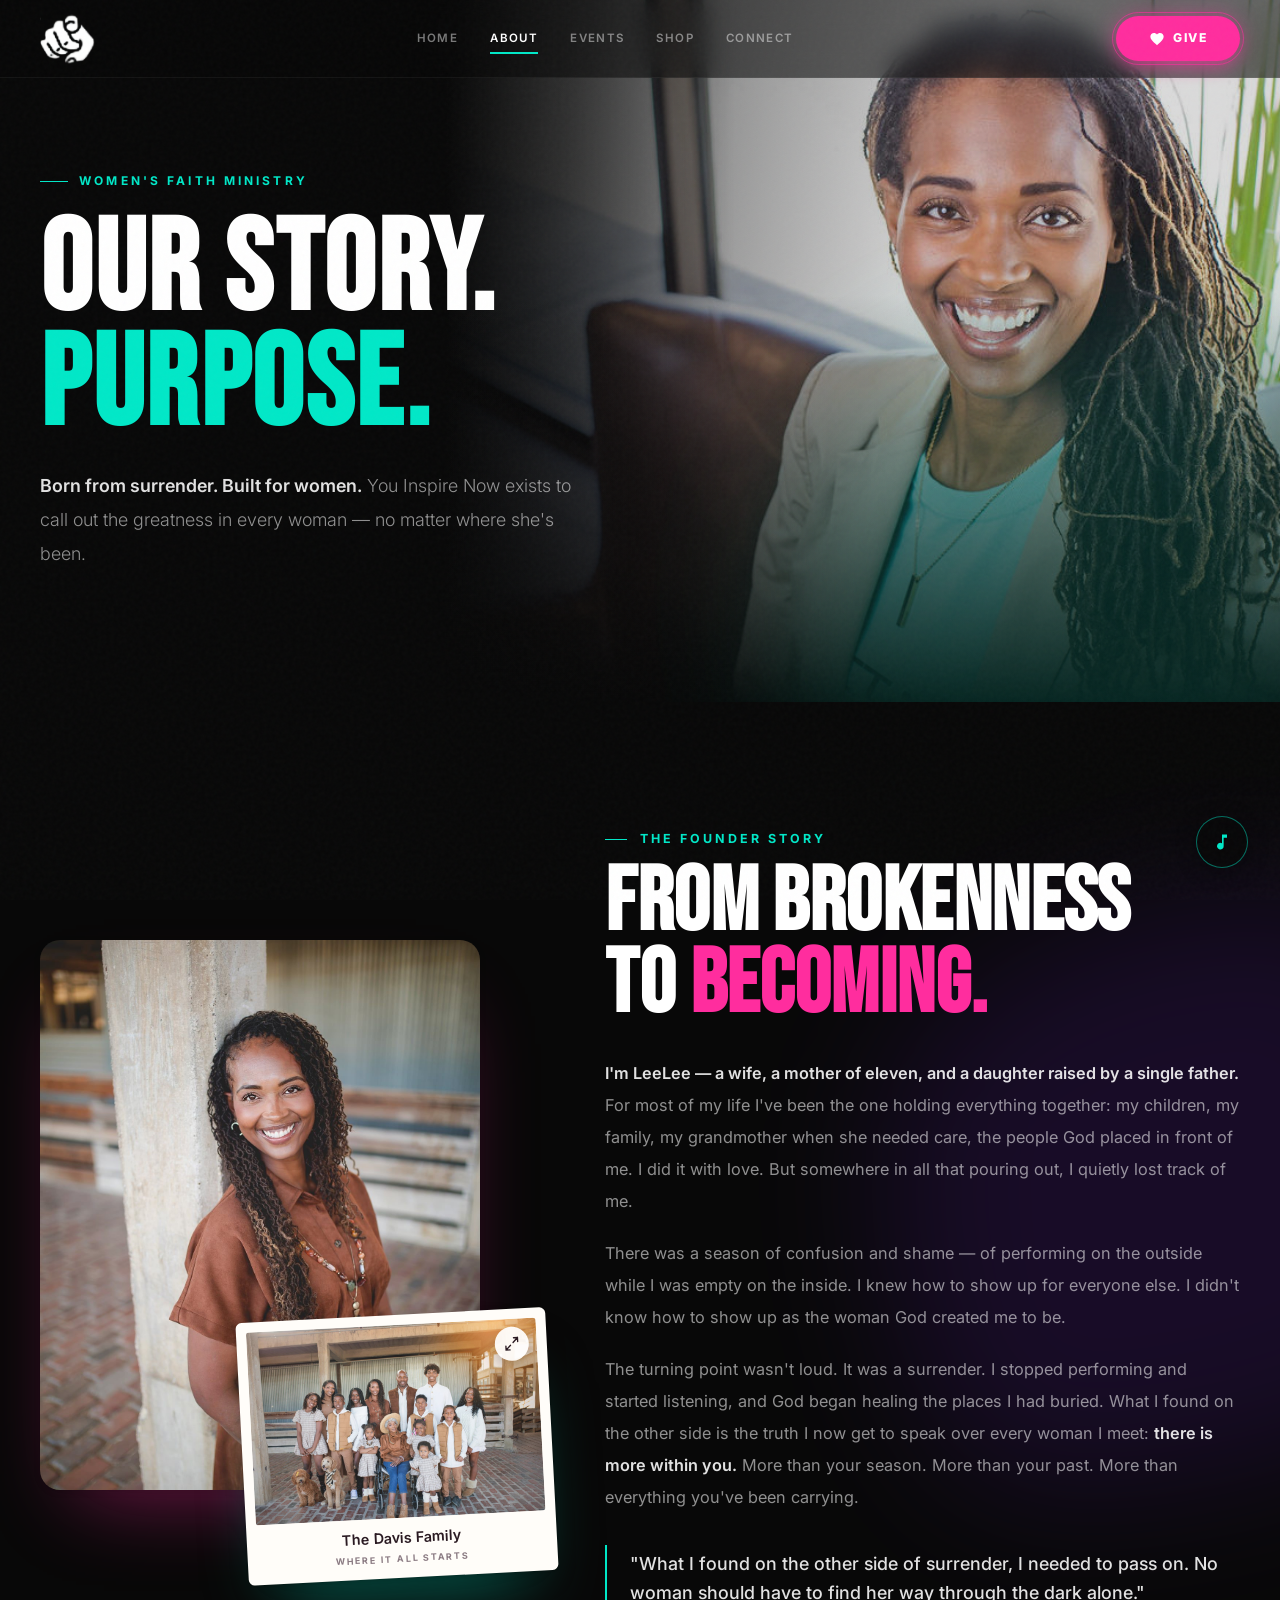
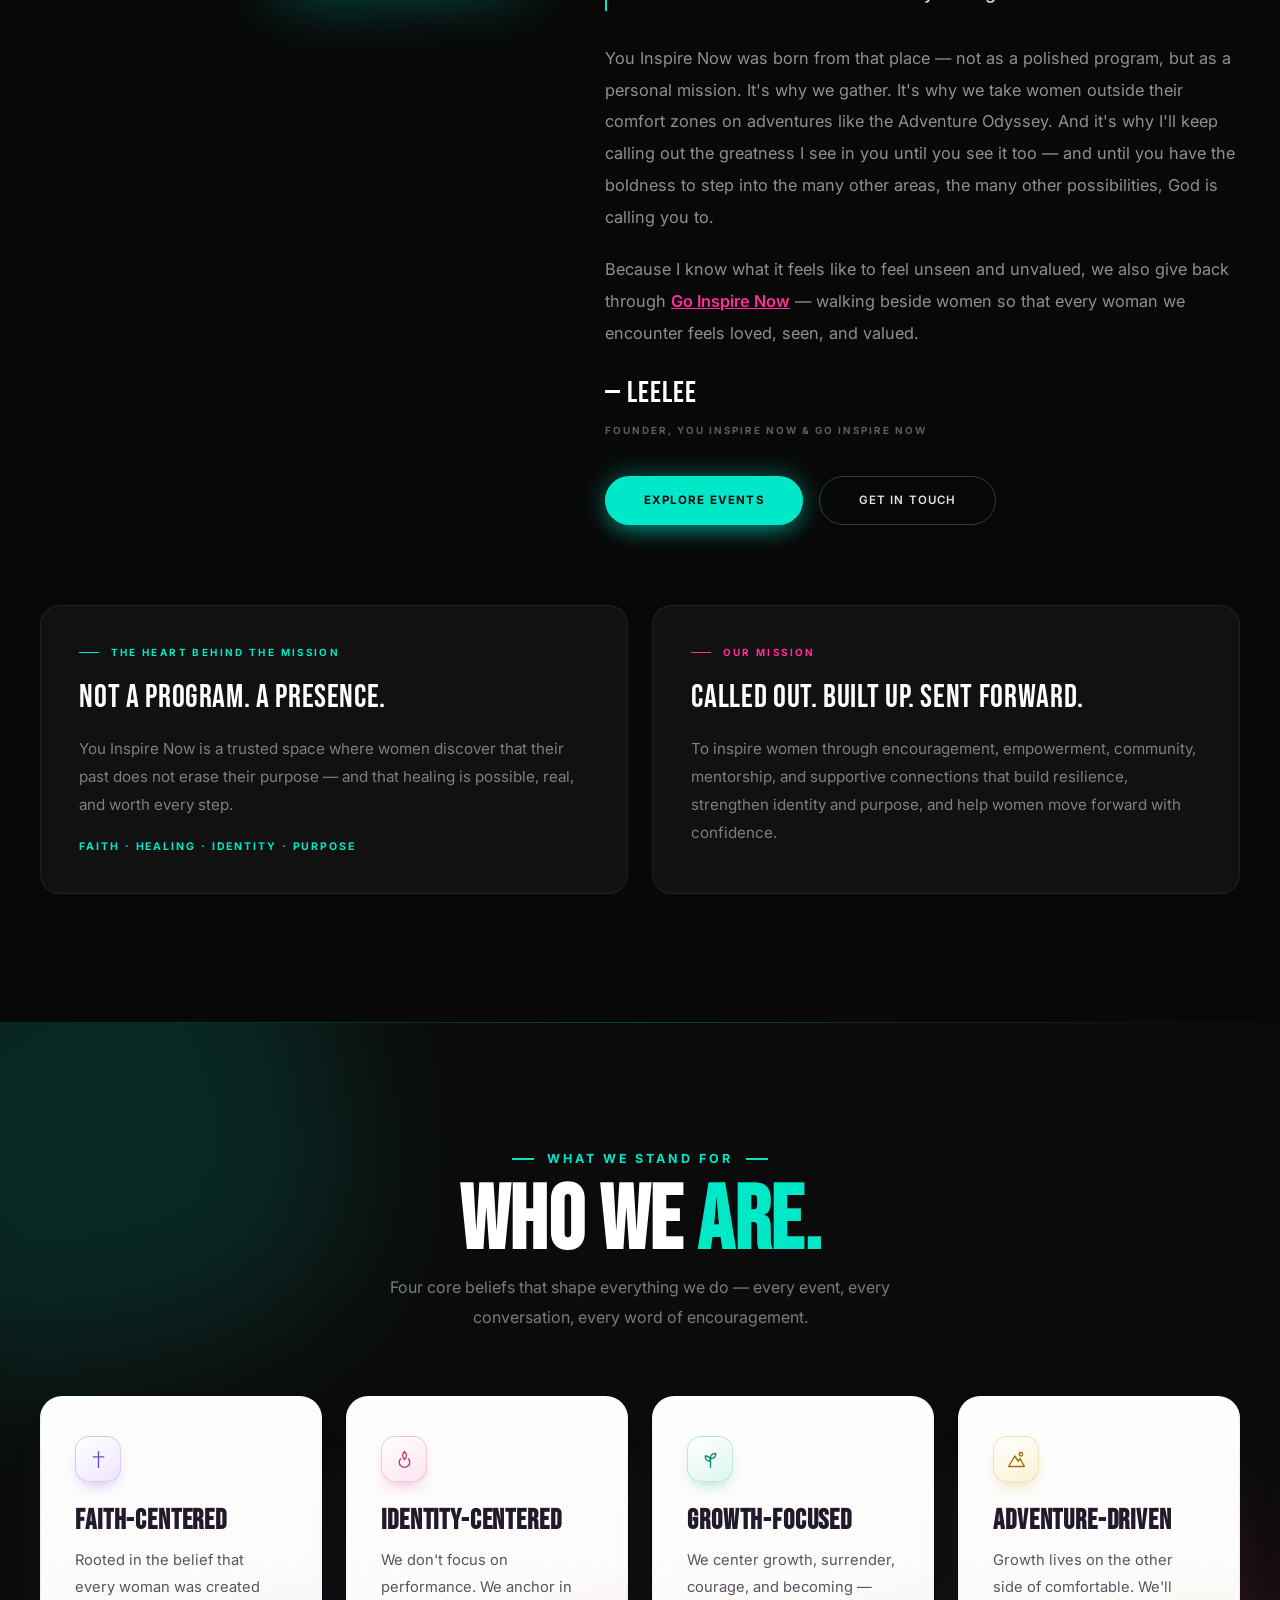
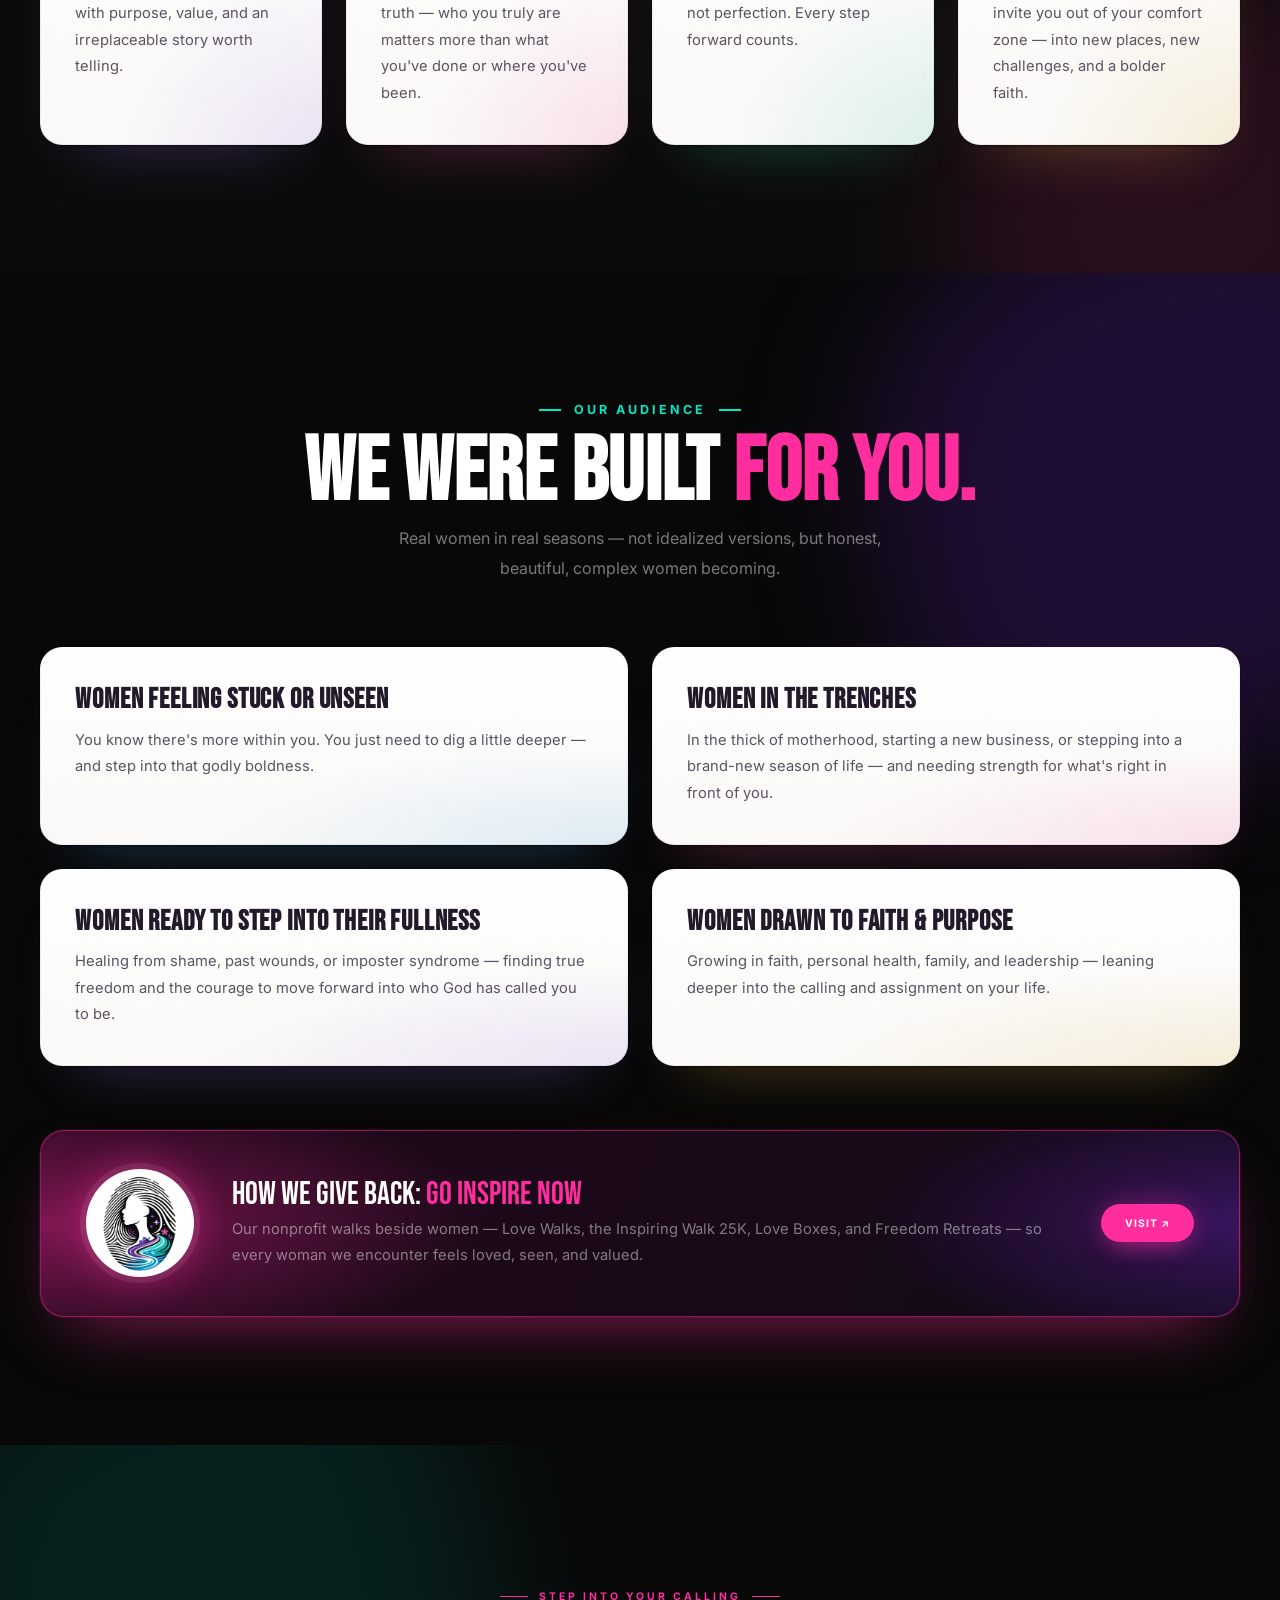
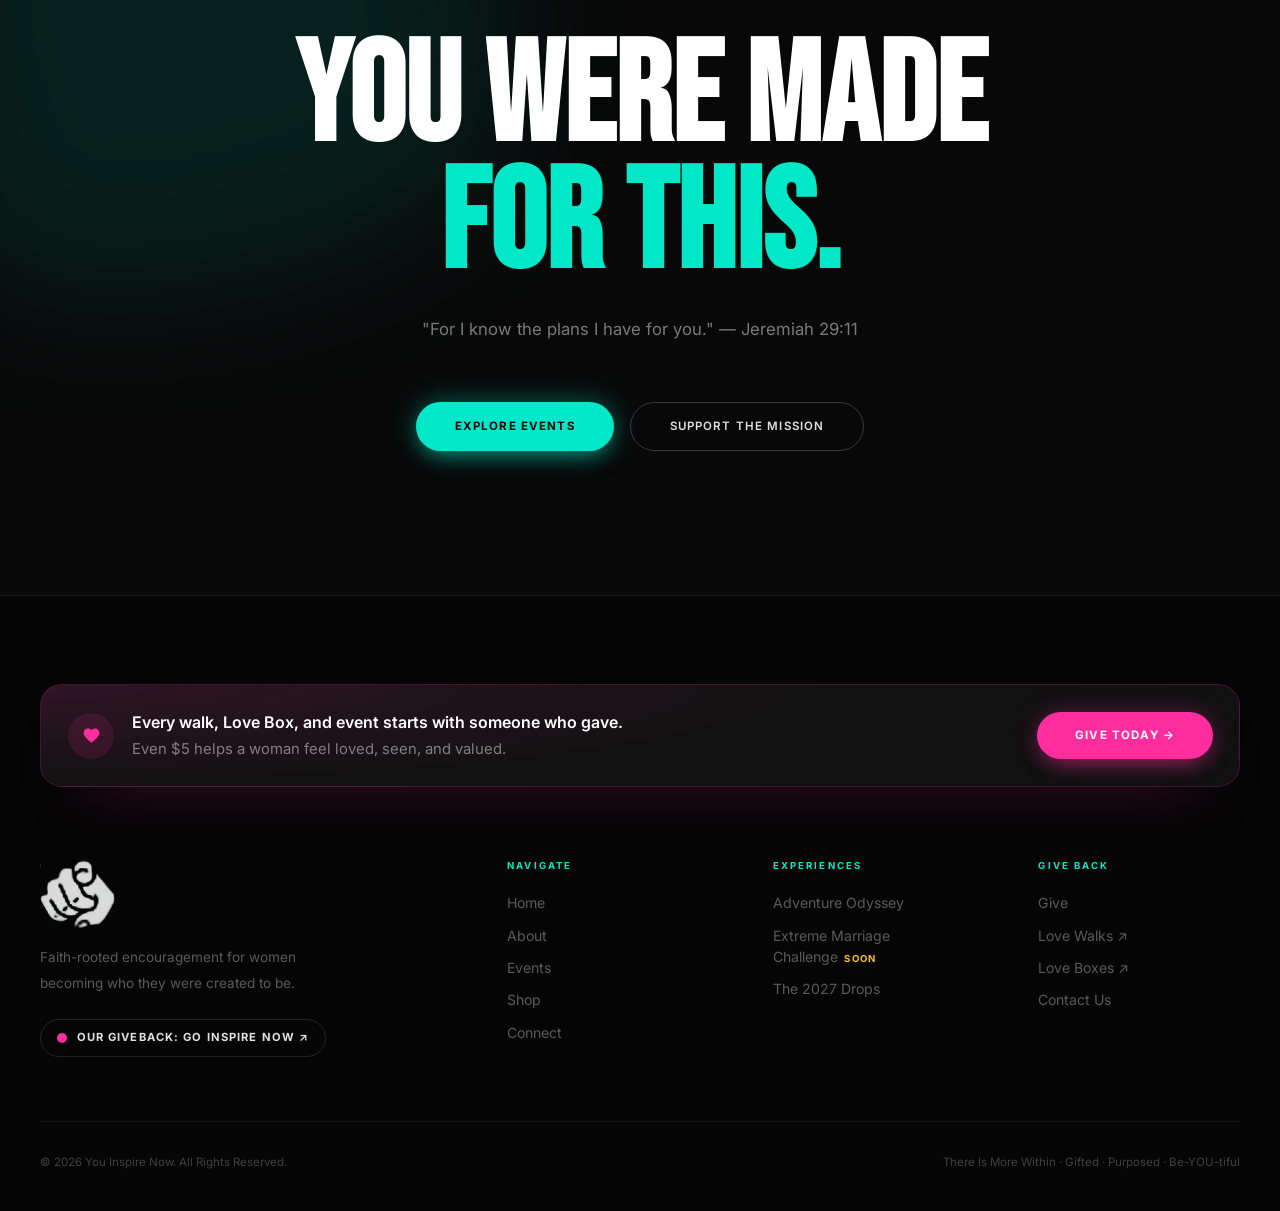
<file: about.html>
<!DOCTYPE html>
<html lang="en" class="no-js">
<head>
<meta charset="UTF-8">
<meta name="viewport" content="width=device-width, initial-scale=1.0">
<title>Our Story — You Inspire Now</title>
<meta name="description" content="Meet LeeLee, founder of You Inspire Now — a women's faith ministry born from surrender and built to call out the greatness within every woman.">
<meta name="theme-color" content="#080808">
<link rel="icon" href="Screenshot_2026-03-28_195930-removebg-preview.png">
<link rel="preconnect" href="https://fonts.googleapis.com">
<link rel="preconnect" href="https://fonts.gstatic.com" crossorigin>
<link href="https://fonts.googleapis.com/css2?family=Bebas+Neue&family=Inter:wght@300;400;500;600;700;800&display=swap" rel="stylesheet">
<link rel="stylesheet" href="assets/theme.css?v=20261124">
<link rel="stylesheet" href="assets/site.css?v=20261124">
<style>
/* her blazer photo (the one that used to lead the home page) fills the right side and fades into the dark */
.page-hero .hero-bg{background-image:url('images/hero.jpg');left:36%;background-position:62% 30%;filter:brightness(.86) saturate(.9);-webkit-mask-image:linear-gradient(to right,transparent 0,#000 34%);mask-image:linear-gradient(to right,transparent 0,#000 34%);}
.page-hero .hero-overlay{background:linear-gradient(to top,#080808 0%,rgba(8,8,8,.45) 30%,transparent 58%),linear-gradient(100deg,rgba(8,8,8,.92) 0%,rgba(8,8,8,.55) 42%,transparent 70%);}
@media(max-width:760px){.page-hero .hero-bg{left:0;background-position:50% 14%;filter:brightness(.62) saturate(.85);-webkit-mask-image:none;mask-image:none;}.page-hero .hero-overlay{background:linear-gradient(to top,#080808 0%,rgba(8,8,8,.7) 45%,rgba(8,8,8,.2) 100%);}}
.story{display:grid;grid-template-columns:.85fr 1.15fr;gap:6rem;align-items:start;}
.story-photo{position:sticky;top:110px;}
.story-photo .photo{aspect-ratio:4/5;max-width:440px;}
.story-photo .photo img{object-position:50% 30%;}
.sig{font-family:'Bebas Neue',sans-serif;font-size:1.9rem;letter-spacing:.03em;color:var(--tx);margin-top:.4rem;}
.sig small{display:block;font-family:'Inter',sans-serif;font-style:normal;font-size:.62rem;font-weight:700;letter-spacing:.2em;text-transform:uppercase;color:var(--tx-muted);margin-top:.4rem;}
.heart-cards{display:grid;grid-template-columns:1fr 1fr;gap:1.5rem;margin-top:5rem;}
.hc{border-radius:20px;padding:2.4rem;background:var(--card);border:1px solid var(--line);}
.hc .k{font-size:.62rem;font-weight:700;letter-spacing:.24em;text-transform:uppercase;color:var(--a1);margin-bottom:.9rem;display:flex;align-items:center;gap:.7rem;}
.hc .k::before{content:'';width:20px;height:1.5px;background:currentColor;}
.hc h3{font-family:'Bebas Neue',sans-serif;font-weight:400;font-size:2rem;letter-spacing:.02em;margin-bottom:.8rem;}
.hc p{font-size:.95rem;color:var(--tx-body);line-height:1.85;}
.hc .tags{margin-top:1.2rem;font-size:.66rem;font-weight:700;letter-spacing:.18em;text-transform:uppercase;color:var(--a1);}
/* LeeLee: the GIN logo was lost on the dark — it sits on its own white badge now, and the whole strip glows */
.gin-strip{position:relative;display:grid;grid-template-columns:auto 1fr auto;gap:2.4rem;align-items:center;padding:2.4rem 2.8rem;border-radius:24px;overflow:hidden;
  background:radial-gradient(ellipse 60% 120% at 0% 50%,rgba(255,45,158,.42),transparent 62%),radial-gradient(ellipse 50% 120% at 100% 50%,rgba(139,47,255,.3),transparent 60%),linear-gradient(120deg,#22081A,#120A18);
  border:1px solid rgba(255,45,158,.45);box-shadow:0 0 0 1px rgba(255,45,158,.12),0 30px 70px -30px rgba(255,45,158,.55);transition:transform .45s cubic-bezier(.34,1.56,.64,1);}
.gin-strip:hover{transform:translateY(-4px);}
.gin-strip:active{transform:scale(.99);}
.gin-strip:focus-visible{outline:2px solid var(--a1);outline-offset:4px;}
.gin-badge{display:flex;align-items:center;justify-content:center;width:108px;height:108px;border-radius:50%;background:#fff;box-shadow:0 0 0 6px rgba(255,255,255,.08),0 0 40px rgba(255,45,158,.55);}
.gin-badge img{width:78px;height:auto;}
.gin-strip h3{font-family:'Bebas Neue',sans-serif;font-weight:400;font-size:2rem;line-height:1;margin-bottom:.4rem;}
.gin-strip p{font-size:.92rem;color:var(--tx-body);line-height:1.7;}
@media(max-width:1024px){.story{gap:3.5rem;}}
@media(max-width:860px){.story{grid-template-columns:1fr;}.story-photo{position:static;}.story-photo .photo{max-width:100%;aspect-ratio:4/4.4;}.heart-cards{grid-template-columns:1fr;}.gin-strip{grid-template-columns:1fr;text-align:left;padding:2rem 1.6rem;gap:1.4rem;}.gin-badge{width:88px;height:88px;}.gin-badge img{width:62px;}}
</style>
</head>
<body>
<div class="grain" aria-hidden="true"></div>
<audio id="bg-music" loop preload="none"><source src="audio/brave.mp3" type="audio/mpeg"></audio>
<button id="music-btn" type="button" aria-label="Play music" aria-pressed="false">
  <svg class="ic-play" viewBox="0 0 24 24" fill="currentColor" aria-hidden="true"><path d="M12 3v10.55A4 4 0 1 0 14 17V7h4V3h-6z"/></svg>
  <svg class="ic-pause" viewBox="0 0 24 24" fill="currentColor" aria-hidden="true"><rect x="6" y="5" width="4" height="14" rx="1"/><rect x="14" y="5" width="4" height="14" rx="1"/></svg>
</button><span class="music-tip">Music</span>

<nav id="nav" aria-label="Main">
  <div class="nav-in">
    <a href="index.html" class="nav-logo" aria-label="You Inspire Now — home"><img src="Screenshot_2026-03-28_195930-removebg-preview.png" alt="You Inspire Now" width="55" height="50"></a>
    <div class="nav-links" id="nav-links">
      <a href="index.html" class="nav-a">Home</a>
      <a href="about.html" class="nav-a active" aria-current="page">About</a>
      <a href="events.html" class="nav-a">Events</a>
      <a href="shop.html" class="nav-a">Shop</a>
      <a href="contact.html" class="nav-a">Connect</a>
      <a href="https://www.goinspirenow.org" class="nav-a nav-sister">Go Inspire Now ↗</a>
    </div>
    <div class="nav-actions">
      <a href="donate.html" class="nav-pill"><svg viewBox="0 0 24 24" fill="currentColor" aria-hidden="true"><path d="M12 21.35l-1.45-1.32C5.4 15.36 2 12.28 2 8.5 2 5.42 4.42 3 7.5 3c1.74 0 3.41.81 4.5 2.09C13.09 3.81 14.76 3 16.5 3 19.58 3 22 5.42 22 8.5c0 3.78-3.4 6.86-8.55 11.54L12 21.35z"/></svg>Give</a>
      <button class="nav-burger" id="nav-burger" type="button" aria-label="Menu" aria-expanded="false" aria-controls="nav-links"><span></span><span></span><span></span></button>
    </div>
  </div>
</nav>

<main>
<section class="page-hero">
  <div class="hero-bg" aria-hidden="true"></div>
  <div class="hero-overlay" aria-hidden="true"></div>
  <div class="blob blob-a1" style="width:600px;height:600px;bottom:-200px;right:-100px;--bd:16s;opacity:.6;"></div>
  <div class="hero-content">
    <div class="hero-tag">Women's Faith Ministry</div>
    <h1 class="hero-h1">Our Story.<br><span class="c-a1">Purpose.</span></h1>
    <p class="hero-sub"><strong>Born from surrender. Built for women.</strong> You Inspire Now exists to call out the greatness in every woman — no matter where she's been.</p>
  </div>
</section>

<!-- FOUNDER STORY -->
<section class="sec" id="story">
  <div class="blob blob-a3" style="width:600px;height:600px;top:10%;right:-200px;--bd:18s;opacity:.7;"></div>
  <div class="wrap">
    <div class="story">
      <div class="story-photo with-print reveal-left">
        <figure class="photo">
          <img src="images/leelee-portrait-2.jpg" alt="LeeLee, founder of You Inspire Now, smiling as she leans against a concrete pillar" width="1200" height="1731">
        </figure>
        <!-- the full-size family photo she sent Nov 24; tap opens it full screen (site.js [data-zoom]) -->
        <figure class="family-print" data-zoom aria-label="See the Davis family photo full screen">
          <span class="zoom-ic" aria-hidden="true"><svg viewBox="0 0 24 24" fill="none" stroke="currentColor" stroke-width="2" stroke-linecap="round"><path d="M15 3h6v6M9 21H3v-6M21 3l-7 7M3 21l7-7"/></svg></span>
          <img src="images/leelee-family-full.jpg" alt="LeeLee and her family gathered together for a family portrait" width="1800" height="1200" loading="lazy">
          <figcaption>The Davis Family<small>Where it all starts</small></figcaption>
        </figure>
      </div>
      <div class="reveal-right">
        <div class="section-label">The Founder Story</div>
        <h2 class="section-h">From Brokenness<br>To <span class="pk">Becoming.</span></h2>
        <div class="prose" style="margin-top:2rem;">
          <p><strong>I'm LeeLee — a wife, a mother of eleven, and a daughter raised by a single father.</strong> For most of my life I've been the one holding everything together: my children, my family, my grandmother when she needed care, the people God placed in front of me. I did it with love. But somewhere in all that pouring out, I quietly lost track of me.</p>
          <p>There was a season of confusion and shame — of performing on the outside while I was empty on the inside. I knew how to show up for everyone else. I didn't know how to show up as the woman God created me to be.</p>
          <p>The turning point wasn't loud. It was a surrender. I stopped performing and started listening, and God began healing the places I had buried. What I found on the other side is the truth I now get to speak over every woman I meet: <strong>there is more within you.</strong> More than your season. More than your past. More than everything you've been carrying.</p>
        </div>
        <p class="pull">"What I found on the other side of surrender, I needed to pass on. No woman should have to find her way through the dark alone."</p>
        <div class="prose">
          <p>You Inspire Now was born from that place — not as a polished program, but as a personal mission. It's why we gather. It's why we take women outside their comfort zones on adventures like the Adventure Odyssey. And it's why I'll keep calling out the greatness I see in you until you see it too — and until you have the boldness to step into the many other areas, the many other possibilities, God is calling you to.</p>
          <p>Because I know what it feels like to feel unseen and unvalued, we also give back through <a href="https://www.goinspirenow.org" style="color:var(--a2);font-weight:600;">Go Inspire Now</a> — walking beside women so that every woman we encounter feels loved, seen, and valued.</p>
        </div>
        <div class="sig">— LeeLee<small>Founder, You Inspire Now &amp; Go Inspire Now</small></div>
        <div class="hero-btns" style="margin-top:2.4rem;">
          <a href="events.html" class="btn btn-a1" data-magnetic>Explore Events</a>
          <a href="contact.html" class="btn btn-ghost">Get In Touch</a>
        </div>
      </div>
    </div>

    <div class="heart-cards">
      <div class="hc reveal">
        <div class="k">The Heart Behind The Mission</div>
        <h3>Not A Program. A Presence.</h3>
        <p>You Inspire Now is a trusted space where women discover that their past does not erase their purpose — and that healing is possible, real, and worth every step.</p>
        <div class="tags">Faith · Healing · Identity · Purpose</div>
      </div>
      <div class="hc reveal" style="transition-delay:.1s">
        <div class="k" style="color:var(--a2)">Our Mission</div>
        <h3>Called Out. Built Up. Sent Forward.</h3>
        <p>To inspire women through encouragement, empowerment, community, mentorship, and supportive connections that build resilience, strengthen identity and purpose, and help women move forward with confidence.</p>
      </div>
    </div>
  </div>
</section>

<!-- WHO WE ARE -->
<section class="sec sec-alt sec-line" id="who">
  <div class="blob blob-a1" style="width:500px;height:500px;top:-150px;left:-150px;--bd:15s;opacity:.6;"></div>
  <div class="blob blob-a2" style="width:450px;height:450px;bottom:-150px;right:-120px;--bd:18s;--bdel:-6s;opacity:.6;"></div>
  <div class="wrap">
    <div class="center reveal" style="margin-bottom:4rem;">
      <div class="section-label center">What We Stand For</div>
      <h2 class="section-h">Who We <span class="tl">Are.</span></h2>
      <p class="section-sub center" style="margin-bottom:0;">Four core beliefs that shape everything we do — every event, every conversation, every word of encouragement.</p>
    </div>
    <div class="etch-grid">
      <div class="etch t-lav reveal">
        <div class="etch-icon" aria-hidden="true"><svg viewBox="0 0 24 24" fill="none" stroke="currentColor" stroke-width="1.6" stroke-linecap="round"><path d="M12 3v18M6 9h12"/></svg></div>
        <h3 class="etch-name sm">Faith-Centered</h3>
        <p class="etch-desc">Rooted in the belief that every woman was created with purpose, value, and an irreplaceable story worth telling.</p>
      </div>
      <div class="etch t-blush reveal" style="transition-delay:.08s">
        <div class="etch-icon" aria-hidden="true"><svg viewBox="0 0 24 24" fill="none" stroke="currentColor" stroke-width="1.6" stroke-linecap="round"><path d="M12 12c2.5-3 3-6.5 0-9-3 2.5-2.5 6 0 9z"/><path d="M12 21a6 6 0 0 0 6-6c0-1.6-.7-3-1.7-4M12 21a6 6 0 0 1-6-6c0-1.6.7-3 1.7-4"/></svg></div>
        <h3 class="etch-name sm">Identity-Centered</h3>
        <p class="etch-desc">We don't focus on performance. We anchor in truth — who you truly are matters more than what you've done or where you've been.</p>
      </div>
      <div class="etch t-mint reveal" style="transition-delay:.16s">
        <div class="etch-icon" aria-hidden="true"><svg viewBox="0 0 24 24" fill="none" stroke="currentColor" stroke-width="1.6" stroke-linecap="round" stroke-linejoin="round"><path d="M12 21V10"/><path d="M12 14c-4 0-6-2.5-6-6 4 0 6 2.5 6 6zM12 11c0-3.5 2-6 6-6 0 3.5-2 6-6 6z"/></svg></div>
        <h3 class="etch-name sm">Growth-Focused</h3>
        <p class="etch-desc">We center growth, surrender, courage, and becoming — not perfection. Every step forward counts.</p>
      </div>
      <div class="etch t-butter reveal" style="transition-delay:.24s">
        <div class="etch-icon" aria-hidden="true"><svg viewBox="0 0 24 24" fill="none" stroke="currentColor" stroke-width="1.6" stroke-linecap="round" stroke-linejoin="round"><path d="M3 20l7-12 4 6 2-3 5 9H3z"/><circle cx="17" cy="6" r="2"/></svg></div>
        <h3 class="etch-name sm">Adventure-Driven</h3>
        <p class="etch-desc">Growth lives on the other side of comfortable. We'll invite you out of your comfort zone — into new places, new challenges, and a bolder faith.</p>
      </div>
    </div>
  </div>
</section>

<!-- WHO WE SERVE -->
<section class="sec" id="for-you">
  <div class="blob blob-a3" style="width:600px;height:600px;top:-100px;right:-200px;--bd:17s;"></div>
  <div class="wrap">
    <div class="center reveal" style="margin-bottom:4rem;">
      <div class="section-label center">Our Audience</div>
      <h2 class="section-h">We Were Built <span class="pk">For You.</span></h2>
      <p class="section-sub center" style="margin-bottom:0;">Real women in real seasons — not idealized versions, but honest, beautiful, complex women becoming.</p>
    </div>
    <div class="etch-grid cols-2">
      <div class="etch t-sky reveal">
        <h3 class="etch-name sm">Women Feeling Stuck Or Unseen</h3>
        <p class="etch-desc">You know there's more within you. You just need to dig a little deeper — and step into that godly boldness.</p>
      </div>
      <div class="etch t-blush reveal" style="transition-delay:.08s">
        <h3 class="etch-name sm">Women In The Trenches</h3>
        <p class="etch-desc">In the thick of motherhood, starting a new business, or stepping into a brand-new season of life — and needing strength for what's right in front of you.</p>
      </div>
      <div class="etch t-lav reveal" style="transition-delay:.16s">
        <h3 class="etch-name sm">Women Ready To Step Into Their Fullness</h3>
        <p class="etch-desc">Healing from shame, past wounds, or imposter syndrome — finding true freedom and the courage to move forward into who God has called you to be.</p>
      </div>
      <div class="etch t-butter reveal" style="transition-delay:.24s">
        <h3 class="etch-name sm">Women Drawn To Faith &amp; Purpose</h3>
        <p class="etch-desc">Growing in faith, personal health, family, and leadership — leaning deeper into the calling and assignment on your life.</p>
      </div>
    </div>

    <a class="gin-strip reveal" href="https://www.goinspirenow.org" style="margin-top:4rem;text-decoration:none;color:inherit;">
      <span class="gin-badge"><img src="assets/gin-logo.png" alt="" width="480" height="520"></span>
      <div>
        <h3>How We Give Back: <span style="color:var(--a2)">Go Inspire Now</span></h3>
        <p>Our nonprofit walks beside women — Love Walks, the Inspiring Walk 25K, Love Boxes, and Freedom Retreats — so every woman we encounter feels loved, seen, and valued.</p>
      </div>
      <span class="btn btn-a2 btn-sm">Visit ↗</span>
    </a>
  </div>
</section>

<section class="mission-cta">
  <div class="blob blob-a1" style="width:600px;height:600px;top:-150px;left:-100px;--bd:15s;opacity:.5;"></div>
  <div class="mc-in">
    <div class="mc-tag reveal">Step Into Your Calling</div>
    <h2 class="mc-h reveal">You Were Made<br><span class="tl">For This.</span></h2>
    <p class="mc-sub reveal">"For I know the plans I have for you." — Jeremiah 29:11</p>
    <div class="mc-btns reveal">
      <a href="events.html" class="btn btn-a1" data-magnetic>Explore Events</a>
      <a href="donate.html" class="btn btn-ghost">Support The Mission</a>
    </div>
  </div>
</section>
</main>

<footer>
  <div class="ft-in">
    <div class="ft-give">
      <div class="ft-give-txt">
        <span class="ft-give-ic" aria-hidden="true"><svg viewBox="0 0 24 24" fill="currentColor"><path d="M12 21.35l-1.45-1.32C5.4 15.36 2 12.28 2 8.5 2 5.42 4.42 3 7.5 3c1.74 0 3.41.81 4.5 2.09C13.09 3.81 14.76 3 16.5 3 19.58 3 22 5.42 22 8.5c0 3.78-3.4 6.86-8.55 11.54L12 21.35z"/></svg></span>
        <p><b>Every walk, Love Box, and event starts with someone who gave.</b>Even $5 helps a woman feel loved, seen, and valued.</p>
      </div>
      <a href="donate.html" class="btn btn-give">Give Today →</a>
    </div>
    <div class="ft-grid">
      <div class="ft-brand">
        <img src="Screenshot_2026-03-28_195930-removebg-preview.png" alt="You Inspire Now" width="76" height="70">
        <p>Faith-rooted encouragement for women becoming who they were created to be.</p>
        <a class="ft-sister" href="https://www.goinspirenow.org"><i></i>Our giveback: Go Inspire Now ↗</a>
      </div>
      <div class="ft-col"><h4>Navigate</h4><div class="ft-links"><a href="index.html">Home</a><a href="about.html">About</a><a href="events.html">Events</a><a href="shop.html">Shop</a><a href="contact.html">Connect</a></div></div>
      <div class="ft-col"><h4>Experiences</h4><div class="ft-links"><a href="events.html#adventure">Adventure Odyssey</a><a href="events.html#future">Extreme Marriage Challenge<span class="soon">Soon</span></a><a href="shop.html">The 2027 Drops</a></div></div>
      <div class="ft-col"><h4>Give Back</h4><div class="ft-links"><a href="donate.html">Give</a><a href="https://www.goinspirenow.org/events.html">Love Walks ↗</a><a href="https://www.goinspirenow.org/love-boxes.html">Love Boxes ↗</a><a href="contact.html">Contact Us</a></div></div>
    </div>
    <div class="ft-bot"><p class="ft-copy">© <span data-year>2026</span> You Inspire Now. All Rights Reserved.</p><p class="ft-copy">There Is More Within · Gifted · Purposed · Be-YOU-tiful</p></div>
  </div>
</footer>
<script src="assets/config.js?v=20261124"></script>
<script src="assets/site.js?v=20261124"></script>
</body>
</html>
</file>
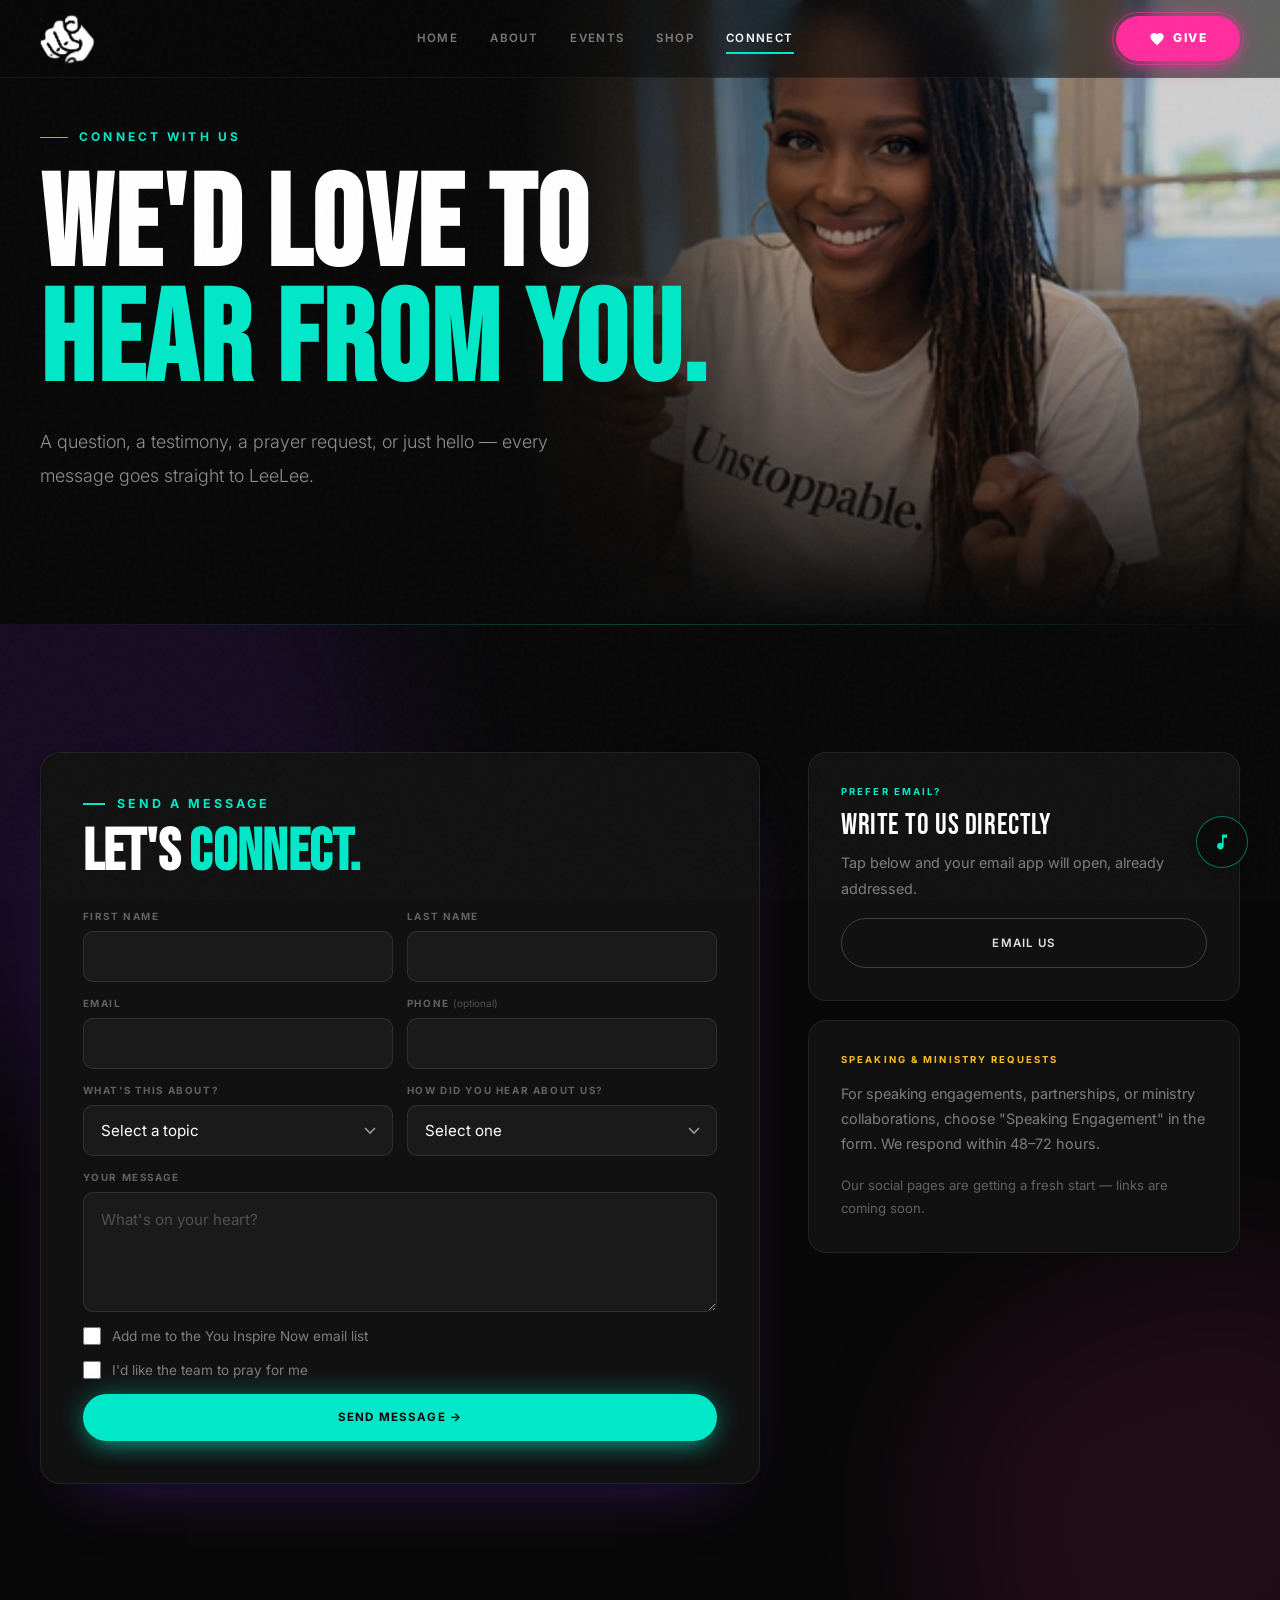
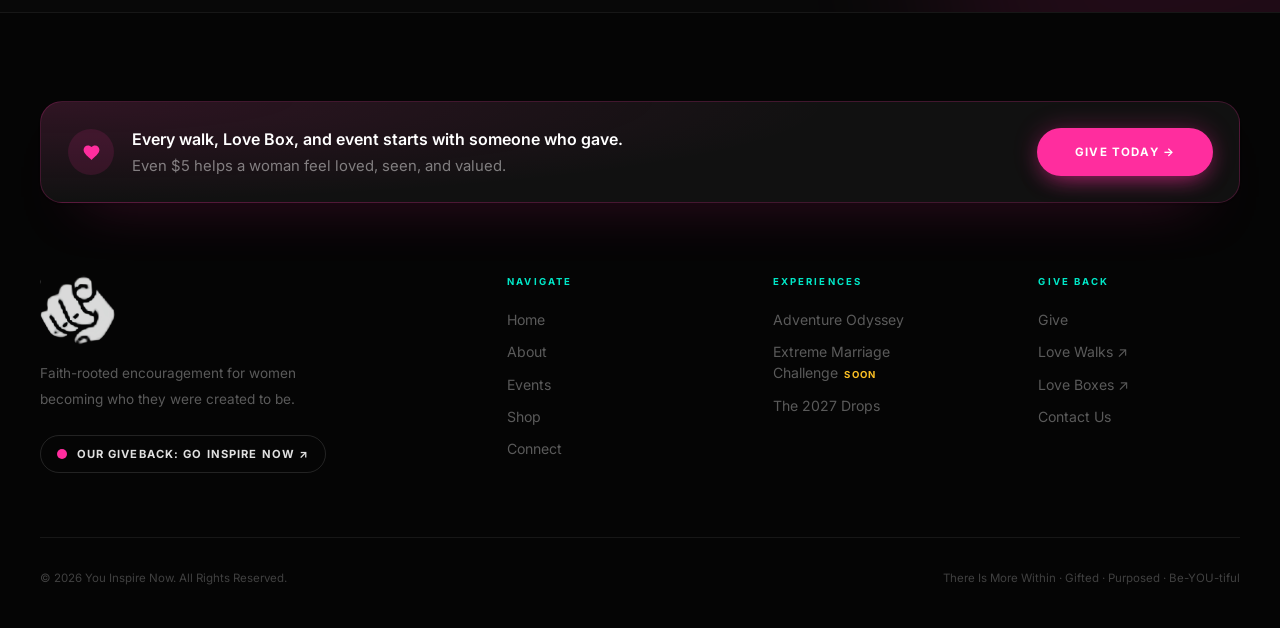
<file: contact.html>
<!DOCTYPE html>
<html lang="en" class="no-js">
<head>
<meta charset="UTF-8">
<meta name="viewport" content="width=device-width, initial-scale=1.0">
<title>Connect — You Inspire Now</title>
<meta name="description" content="Questions, prayer requests, testimonies, or speaking requests — reach LeeLee and the You Inspire Now team.">
<meta name="theme-color" content="#080808">
<link rel="icon" href="Screenshot_2026-03-28_195930-removebg-preview.png">
<link rel="preconnect" href="https://fonts.googleapis.com">
<link rel="preconnect" href="https://fonts.gstatic.com" crossorigin>
<link href="https://fonts.googleapis.com/css2?family=Bebas+Neue&family=Inter:wght@300;400;500;600;700;800&display=swap" rel="stylesheet">
<link rel="stylesheet" href="assets/theme.css?v=20261124">
<link rel="stylesheet" href="assets/site.css?v=20261124">
<style>
.page-hero{min-height:66vh;}
/* her Unstoppable photo — pointing right at you — fills the right side */
.page-hero .hero-bg{background-image:url('images/leelee-unstoppable-shirt.jpg');left:42%;background-position:50% 20%;filter:brightness(.86) saturate(.9);-webkit-mask-image:linear-gradient(to right,transparent 0,#000 34%);mask-image:linear-gradient(to right,transparent 0,#000 34%);}
.page-hero .hero-overlay{background:linear-gradient(to top,#080808 0%,rgba(8,8,8,.45) 30%,transparent 58%),linear-gradient(100deg,rgba(8,8,8,.92) 0%,rgba(8,8,8,.55) 42%,transparent 70%);}
@media(max-width:760px){.page-hero .hero-bg{left:0;background-position:50% 16%;filter:brightness(.62) saturate(.85);-webkit-mask-image:none;mask-image:none;}.page-hero .hero-overlay{background:linear-gradient(to top,#080808 0%,rgba(8,8,8,.7) 45%,rgba(8,8,8,.2) 100%);}}
.cgrid{display:grid;grid-template-columns:1.25fr .75fr;gap:3rem;align-items:start;}
.side{display:flex;flex-direction:column;gap:1.2rem;}
.sbox{padding:2rem;border-radius:18px;background:var(--card);border:1px solid var(--line);}
.sbox .k{font-size:.6rem;font-weight:700;letter-spacing:.22em;text-transform:uppercase;color:var(--a1);margin-bottom:.8rem;}
.sbox h3{font-family:'Bebas Neue',sans-serif;font-weight:400;font-size:1.8rem;letter-spacing:.02em;line-height:1;margin-bottom:.6rem;}
.sbox p{font-size:.9rem;color:var(--tx-body);line-height:1.75;margin-bottom:1.1rem;}
.sbox p:last-child{margin-bottom:0;}
.site-links{display:flex;flex-direction:column;gap:.6rem;}
.site-links a{display:flex;justify-content:space-between;align-items:center;padding:.9rem 1.1rem;border-radius:12px;background:var(--fill);border:1px solid var(--line);text-decoration:none;font-size:.9rem;color:var(--tx-strong);transition:transform .25s cubic-bezier(.34,1.56,.64,1);}
.site-links a:hover{transform:translateX(4px);}
.site-links a:active{transform:scale(.98);}
.site-links small{font-size:.6rem;font-weight:700;letter-spacing:.16em;text-transform:uppercase;color:var(--tx-muted);}
@media(max-width:960px){.cgrid{grid-template-columns:1fr;}}
</style>
</head>
<body>
<div class="grain" aria-hidden="true"></div>
<audio id="bg-music" loop preload="none"><source src="audio/brave.mp3" type="audio/mpeg"></audio>
<button id="music-btn" type="button" aria-label="Play music" aria-pressed="false">
  <svg class="ic-play" viewBox="0 0 24 24" fill="currentColor" aria-hidden="true"><path d="M12 3v10.55A4 4 0 1 0 14 17V7h4V3h-6z"/></svg>
  <svg class="ic-pause" viewBox="0 0 24 24" fill="currentColor" aria-hidden="true"><rect x="6" y="5" width="4" height="14" rx="1"/><rect x="14" y="5" width="4" height="14" rx="1"/></svg>
</button><span class="music-tip">Music</span>

<nav id="nav" aria-label="Main">
  <div class="nav-in">
    <a href="index.html" class="nav-logo" aria-label="You Inspire Now — home"><img src="Screenshot_2026-03-28_195930-removebg-preview.png" alt="You Inspire Now" width="55" height="50"></a>
    <div class="nav-links" id="nav-links">
      <a href="index.html" class="nav-a">Home</a>
      <a href="about.html" class="nav-a">About</a>
      <a href="events.html" class="nav-a">Events</a>
      <a href="shop.html" class="nav-a">Shop</a>
      <a href="contact.html" class="nav-a active" aria-current="page">Connect</a>
      <a href="https://www.goinspirenow.org" class="nav-a nav-sister">Go Inspire Now ↗</a>
    </div>
    <div class="nav-actions">
      <a href="donate.html" class="nav-pill"><svg viewBox="0 0 24 24" fill="currentColor" aria-hidden="true"><path d="M12 21.35l-1.45-1.32C5.4 15.36 2 12.28 2 8.5 2 5.42 4.42 3 7.5 3c1.74 0 3.41.81 4.5 2.09C13.09 3.81 14.76 3 16.5 3 19.58 3 22 5.42 22 8.5c0 3.78-3.4 6.86-8.55 11.54L12 21.35z"/></svg>Give</a>
      <button class="nav-burger" id="nav-burger" type="button" aria-label="Menu" aria-expanded="false" aria-controls="nav-links"><span></span><span></span><span></span></button>
    </div>
  </div>
</nav>

<main>
<section class="page-hero">
  <div class="hero-bg" aria-hidden="true"></div>
  <div class="hero-overlay" aria-hidden="true"></div>
  <div class="hero-content">
    <div class="hero-tag">Connect With Us</div>
    <h1 class="hero-h1">We'd Love To<br><span class="c-a1">Hear From You.</span></h1>
    <p class="hero-sub">A question, a testimony, a prayer request, or just hello — every message goes straight to LeeLee.</p>
  </div>
</section>

<section class="sec sec-line" id="form">
  <div class="blob blob-a3" style="width:600px;height:600px;top:-150px;left:-200px;--bd:17s;opacity:.6;"></div>
  <div class="blob blob-a2" style="width:500px;height:500px;bottom:-150px;right:-150px;--bd:15s;opacity:.5;"></div>
  <div class="wrap cgrid">
    <div class="panel reveal-left" data-form-wrap>
      <div class="section-label">Send A Message</div>
      <h2 class="section-h" style="font-size:clamp(2.4rem,4.6vw,3.8rem);margin-bottom:1.8rem;">Let's <span class="tl">Connect.</span></h2>
      <form class="f" data-form="Contact Form">
        <input type="text" name="_honey" class="hp" tabindex="-1" autocomplete="off" aria-hidden="true">
        <div class="f-row">
          <label>First name<input type="text" name="First name" required autocomplete="given-name"></label>
          <label>Last name<input type="text" name="Last name" autocomplete="family-name"></label>
        </div>
        <div class="f-row">
          <label>Email<input type="email" name="Email" required autocomplete="email"></label>
          <label><span>Phone <small>(optional)</small></span><input type="tel" name="Phone" autocomplete="tel"></label>
        </div>
        <div class="f-row">
          <label>What's this about?
            <select name="Topic" required data-param="topic">
              <option value="">Select a topic</option>
              <option>Adventure Odyssey / Events</option>
              <option>Speaking Engagement</option>
              <option>Shop / Drops</option>
              <option>Giving / Go Inspire Now</option>
              <option>Prayer Request</option>
              <option>Share a Testimony</option>
              <option>General Message</option>
            </select>
          </label>
          <label>How did you hear about us?
            <select name="Heard about us from">
              <option value="">Select one</option>
              <option>A friend or family member</option>
              <option>LeeLee's card / QR code</option>
              <option>A walk or event</option>
              <option>Instagram</option><option>Facebook</option><option>TikTok</option><option>YouTube</option>
              <option>Google / search</option><option>Other</option>
            </select>
          </label>
        </div>
        <label>Your message<textarea name="Message" required placeholder="What's on your heart?"></textarea></label>
        <label class="f-check"><input type="checkbox" name="Wants" value="Join the YIN email list"> Add me to the You Inspire Now email list</label>
        <label class="f-check"><input type="checkbox" name="Wants" value="Prayer from the team"> I'd like the team to pray for me</label>
        <button type="submit" class="btn btn-a1 btn-block">Send Message →</button>
      </form>
      <div class="f-done" role="status"><b>Message sent.</b><p>Thank you for reaching out — LeeLee reads every message and will be in touch soon.</p></div>
      <div class="f-fallback" role="alert">That didn't send. <a href="#">Tap here to send it as an email instead →</a> (everything you typed is already filled in).</div>
    </div>

    <div class="side reveal-right" style="transition-delay:.1s">
      <div class="sbox">
        <div class="k">Prefer Email?</div>
        <h3>Write To Us Directly</h3>
        <p>Tap below and your email app will open, already addressed.</p>
        <a class="btn btn-ghost btn-block" href="#" data-mailto data-subject="Hello from youinspirenow.com">Email Us</a>
      </div>
      <div class="sbox">
        <div class="k" style="color:var(--a4)">Speaking &amp; Ministry Requests</div>
        <p>For speaking engagements, partnerships, or ministry collaborations, choose "Speaking Engagement" in the form. We respond within 48–72 hours.</p>
        <p style="font-size:.82rem;color:var(--tx-muted)">Our social pages are getting a fresh start — links are coming soon.</p>
      </div>
    </div>
  </div>
</section>
</main>

<footer>
  <div class="ft-in">
    <div class="ft-give">
      <div class="ft-give-txt">
        <span class="ft-give-ic" aria-hidden="true"><svg viewBox="0 0 24 24" fill="currentColor"><path d="M12 21.35l-1.45-1.32C5.4 15.36 2 12.28 2 8.5 2 5.42 4.42 3 7.5 3c1.74 0 3.41.81 4.5 2.09C13.09 3.81 14.76 3 16.5 3 19.58 3 22 5.42 22 8.5c0 3.78-3.4 6.86-8.55 11.54L12 21.35z"/></svg></span>
        <p><b>Every walk, Love Box, and event starts with someone who gave.</b>Even $5 helps a woman feel loved, seen, and valued.</p>
      </div>
      <a href="donate.html" class="btn btn-give">Give Today →</a>
    </div>
    <div class="ft-grid">
      <div class="ft-brand">
        <img src="Screenshot_2026-03-28_195930-removebg-preview.png" alt="You Inspire Now" width="76" height="70">
        <p>Faith-rooted encouragement for women becoming who they were created to be.</p>
        <a class="ft-sister" href="https://www.goinspirenow.org"><i></i>Our giveback: Go Inspire Now ↗</a>
      </div>
      <div class="ft-col"><h4>Navigate</h4><div class="ft-links"><a href="index.html">Home</a><a href="about.html">About</a><a href="events.html">Events</a><a href="shop.html">Shop</a><a href="contact.html">Connect</a></div></div>
      <div class="ft-col"><h4>Experiences</h4><div class="ft-links"><a href="events.html#adventure">Adventure Odyssey</a><a href="events.html#future">Extreme Marriage Challenge<span class="soon">Soon</span></a><a href="shop.html">The 2027 Drops</a></div></div>
      <div class="ft-col"><h4>Give Back</h4><div class="ft-links"><a href="donate.html">Give</a><a href="https://www.goinspirenow.org/events.html">Love Walks ↗</a><a href="https://www.goinspirenow.org/love-boxes.html">Love Boxes ↗</a><a href="contact.html">Contact Us</a></div></div>
    </div>
    <div class="ft-bot"><p class="ft-copy">© <span data-year>2026</span> You Inspire Now. All Rights Reserved.</p><p class="ft-copy">There Is More Within · Gifted · Purposed · Be-YOU-tiful</p></div>
  </div>
</footer>
<script src="assets/config.js?v=20261124"></script>
<script src="assets/site.js?v=20261124"></script>
</body>
</html>
</file>
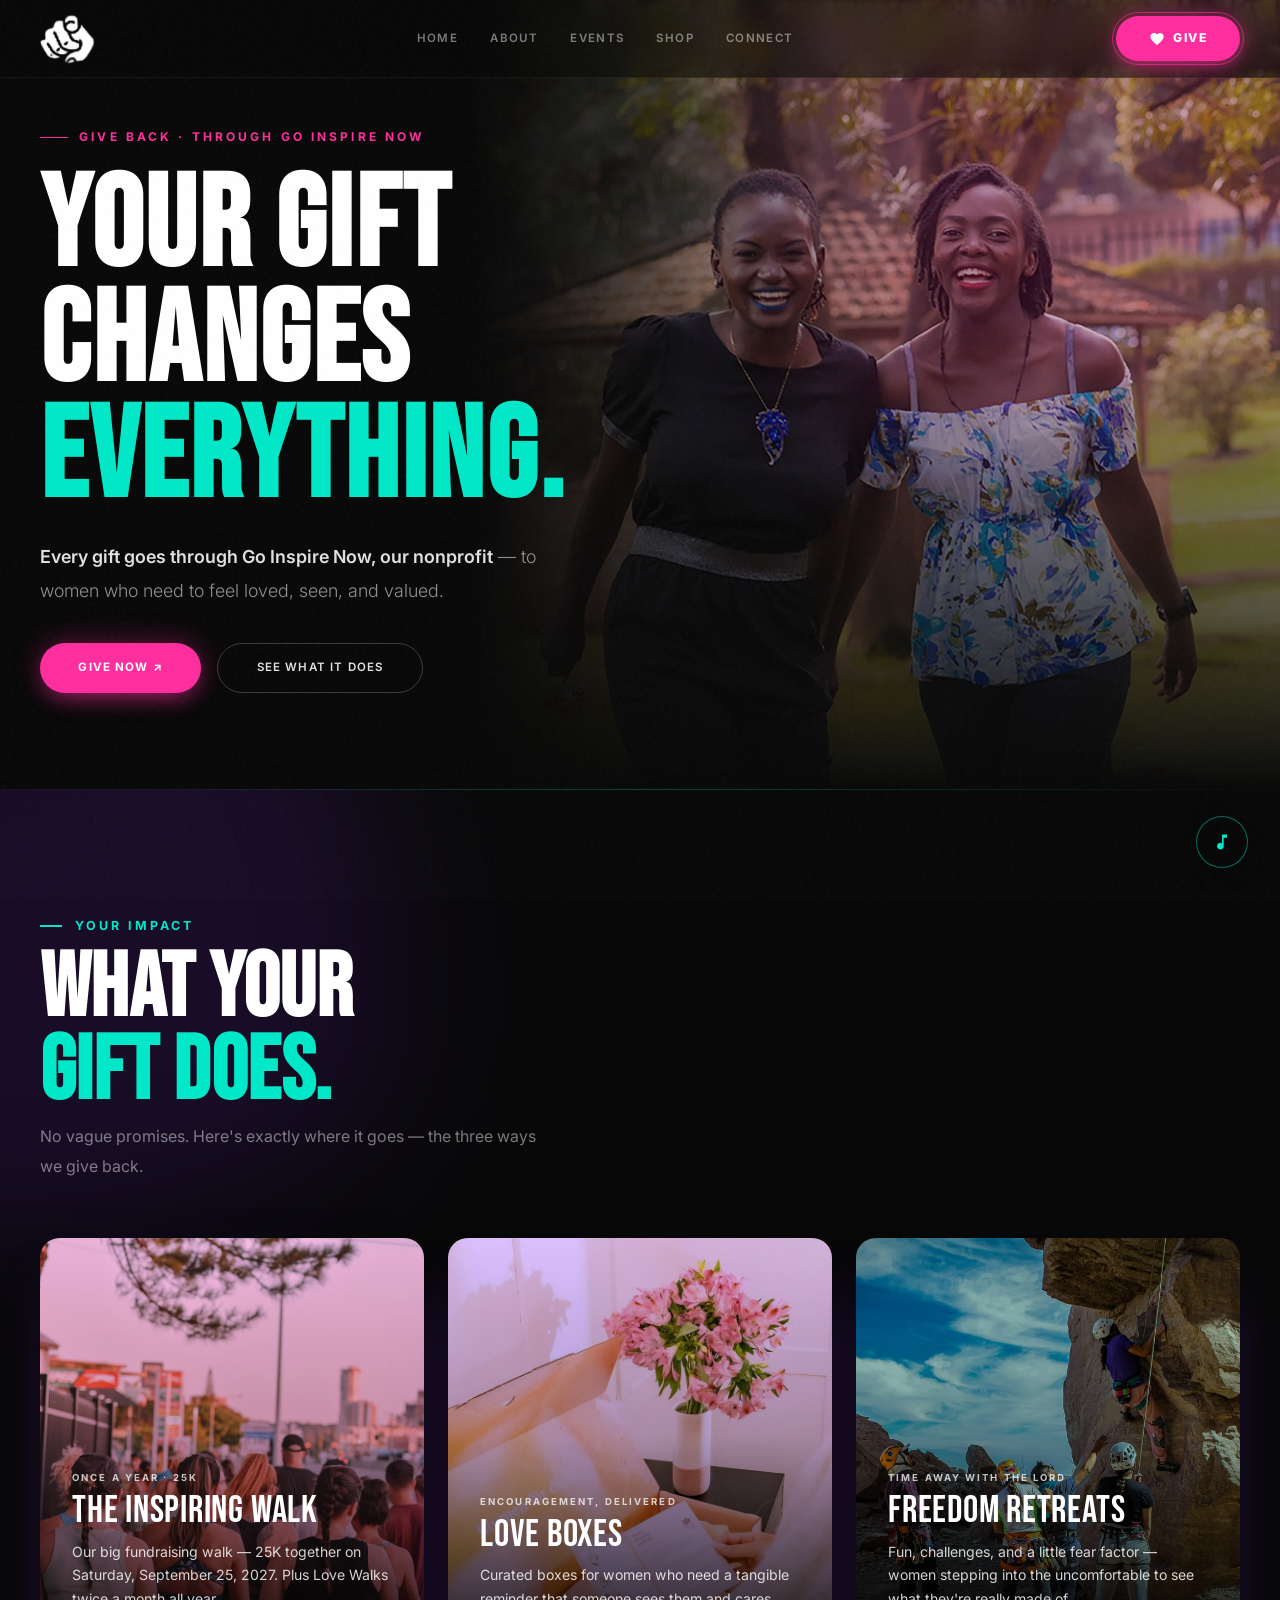
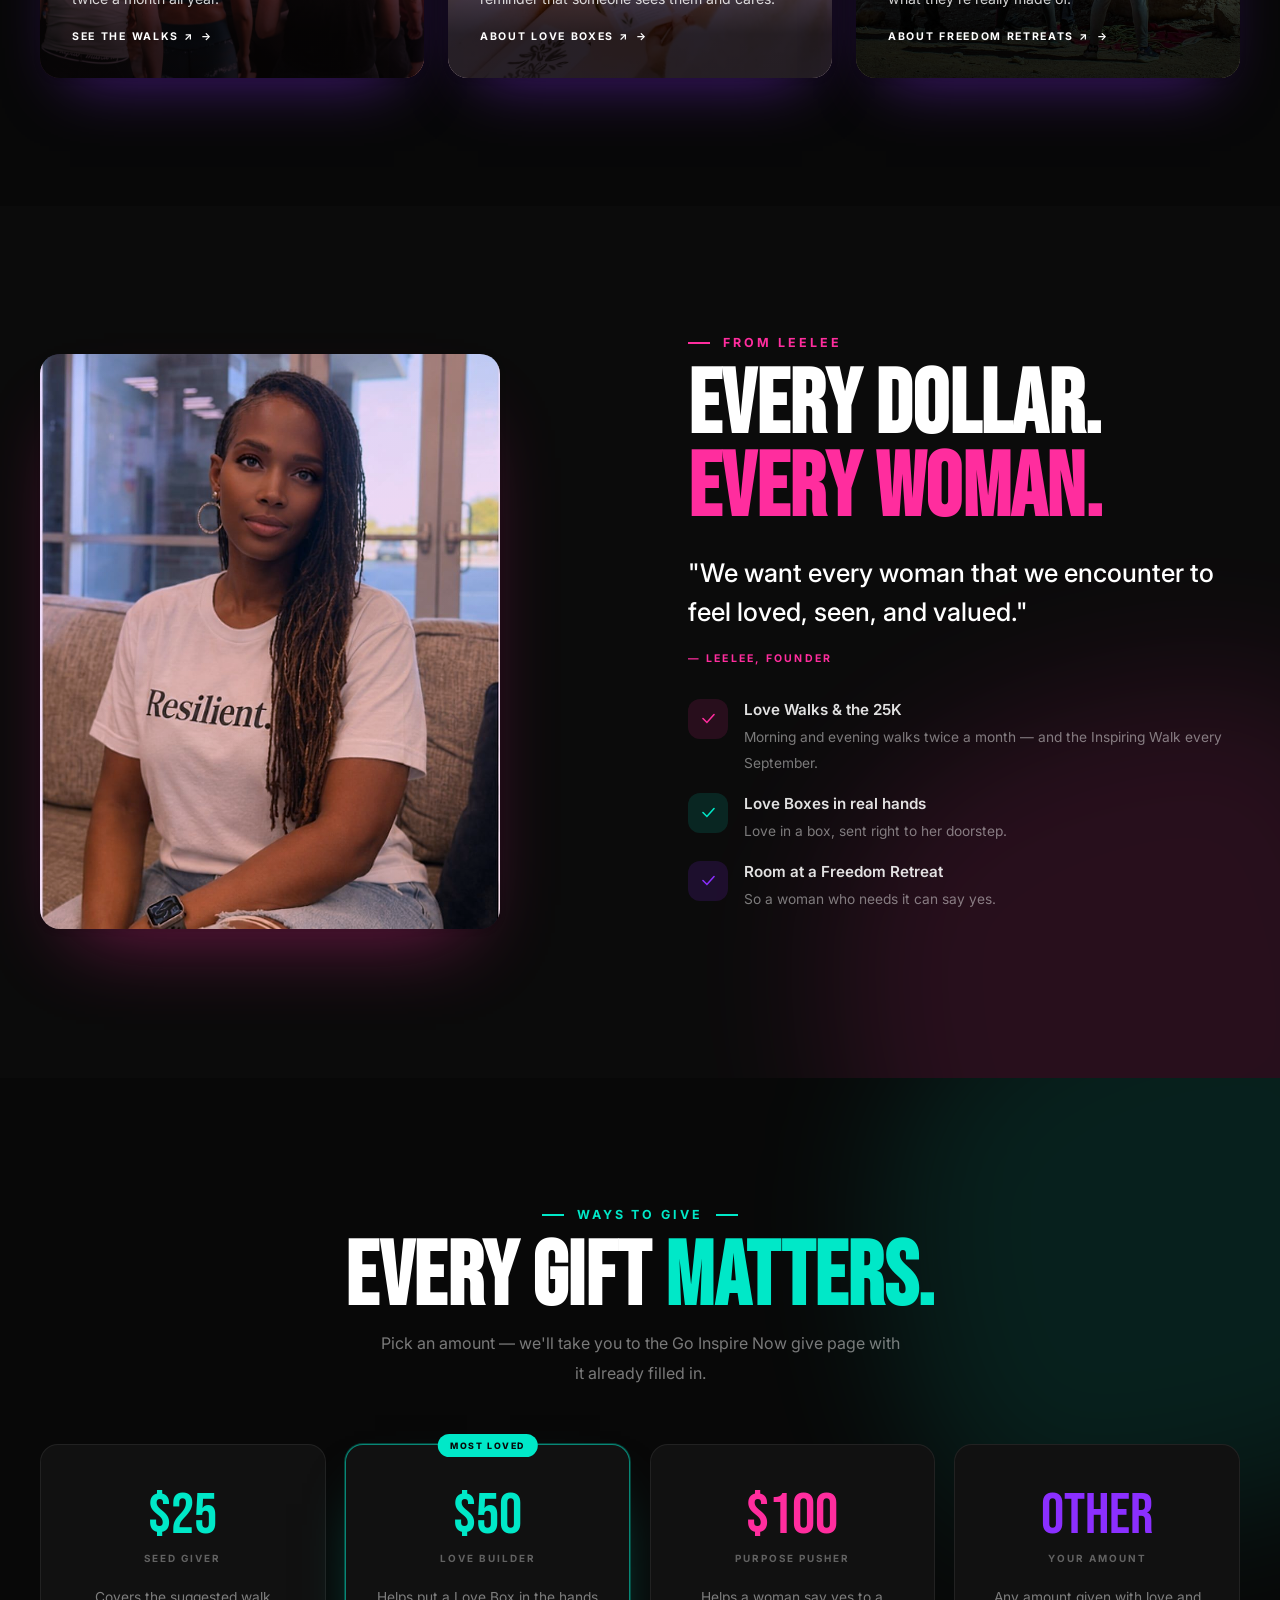
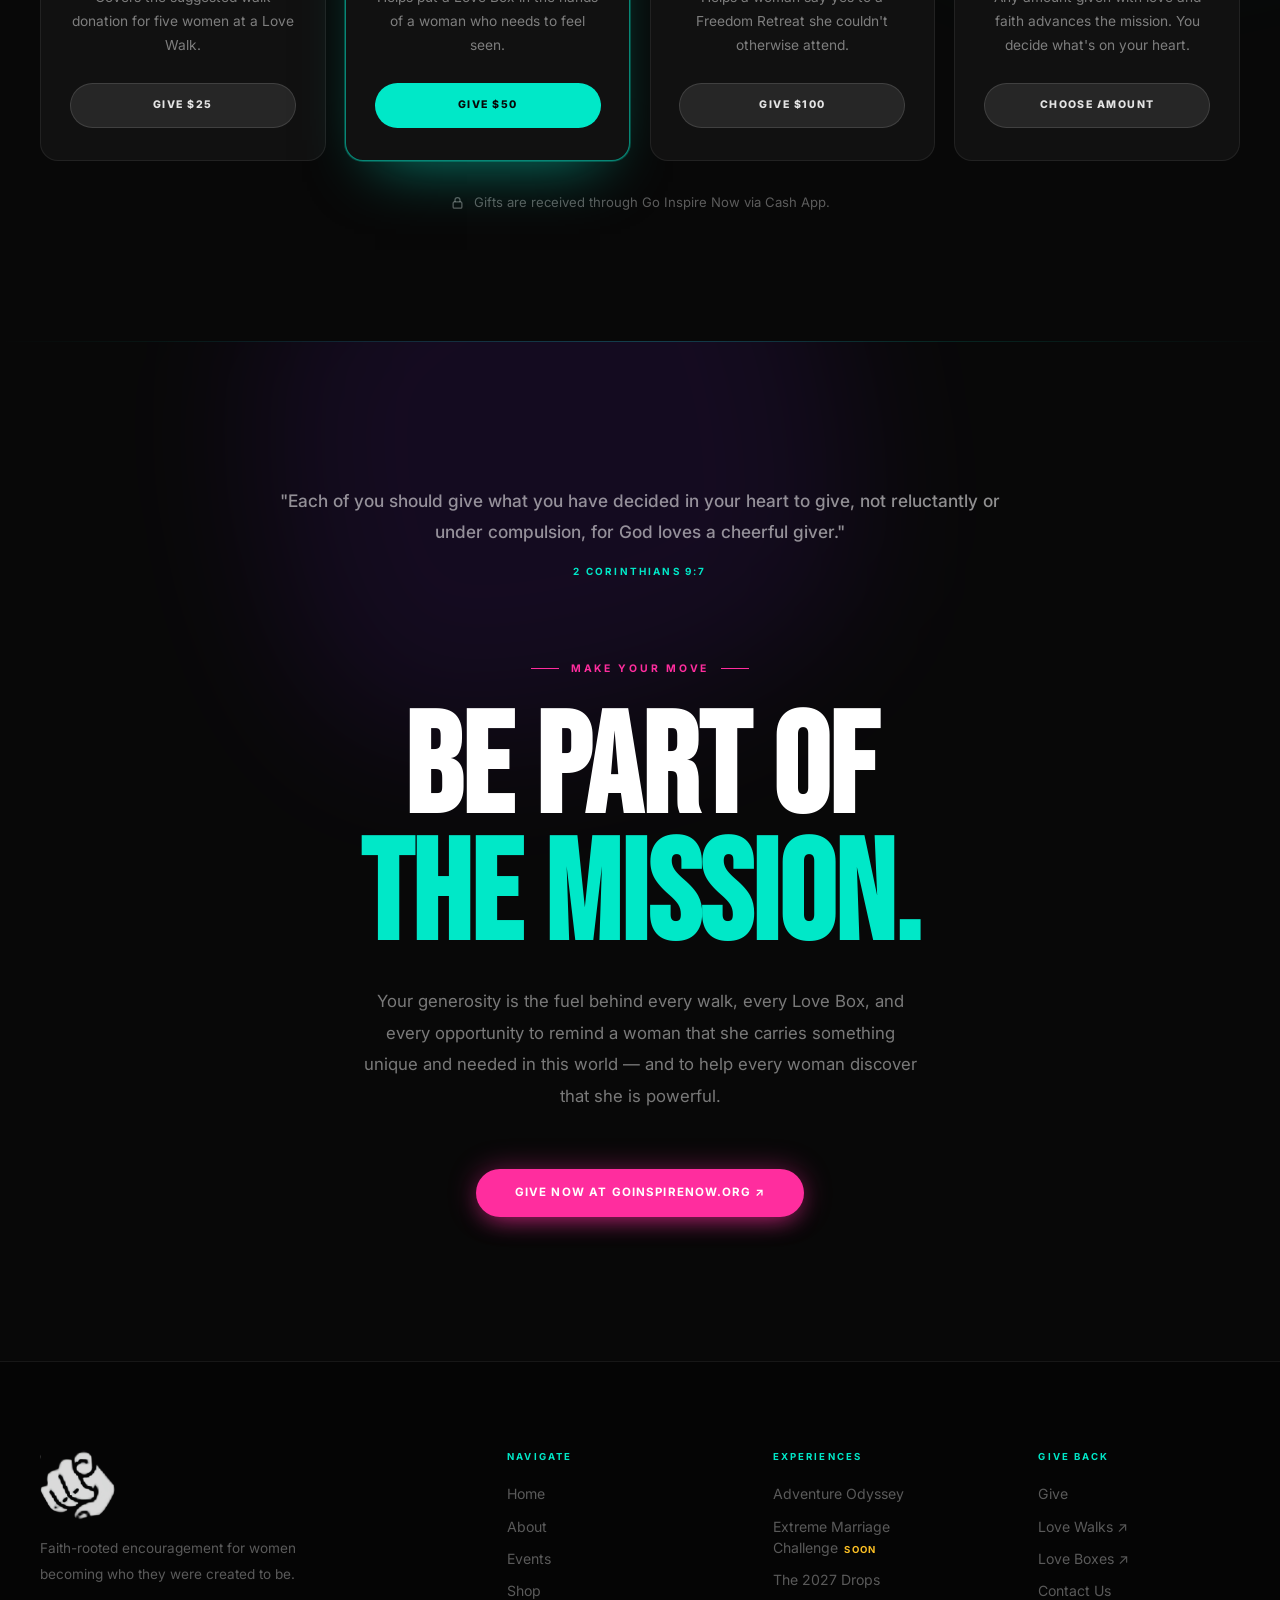
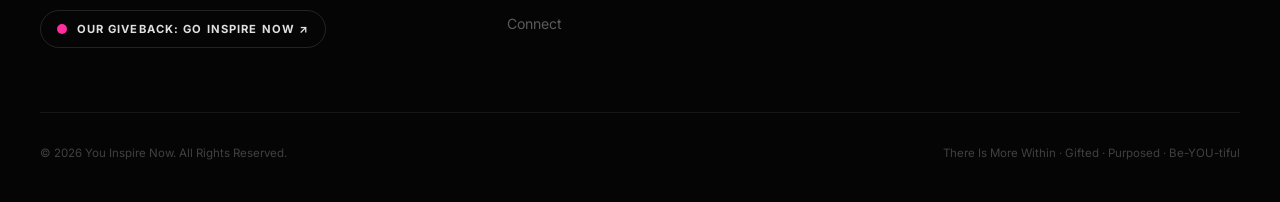
<file: donate.html>
<!DOCTYPE html>
<html lang="en" class="no-js">
<head>
<meta charset="UTF-8">
<meta name="viewport" content="width=device-width, initial-scale=1.0">
<title>Give — You Inspire Now</title>
<meta name="description" content="Your gift goes through Go Inspire Now, our nonprofit, into Love Walks, the Inspiring Walk 25K, Love Boxes, and Freedom Retreats — for women across the country.">
<meta name="theme-color" content="#080808">
<link rel="icon" href="Screenshot_2026-03-28_195930-removebg-preview.png">
<link rel="preconnect" href="https://fonts.googleapis.com">
<link rel="preconnect" href="https://fonts.gstatic.com" crossorigin>
<link href="https://fonts.googleapis.com/css2?family=Bebas+Neue&family=Inter:wght@300;400;500;600;700;800&display=swap" rel="stylesheet">
<link rel="stylesheet" href="assets/theme.css?v=20261124">
<link rel="stylesheet" href="assets/site.css?v=20261124">
<style>
.page-hero{min-height:84vh;}
/* two friends laughing on a walk (Pexels 4299372) stand to the right of the headline */
.page-hero .hero-bg{background-image:url('images/give-hero-2.jpg');left:38%;background-position:50% 30%;filter:brightness(.78) saturate(.92);-webkit-mask-image:linear-gradient(to right,transparent 0,#000 30%);mask-image:linear-gradient(to right,transparent 0,#000 30%);}
.page-hero .hero-overlay{background:linear-gradient(to top,#080808 0%,rgba(8,8,8,.45) 30%,transparent 58%),linear-gradient(100deg,rgba(8,8,8,.92) 0%,rgba(8,8,8,.55) 42%,transparent 70%);}
@media(max-width:760px){.page-hero .hero-bg{left:0;background-position:50% 26%;filter:brightness(.6) saturate(.88);-webkit-mask-image:none;mask-image:none;}.page-hero .hero-overlay{background:linear-gradient(to top,#080808 0%,rgba(8,8,8,.7) 45%,rgba(8,8,8,.2) 100%);}}
.leelee .photo{aspect-ratio:4/5;max-width:460px;}
.leelee .photo img{object-position:50% 25%;}
.quote-big{font-family:'Inter',sans-serif;font-weight:500;font-size:clamp(1.25rem,2vw,1.6rem);line-height:1.55;color:var(--tx);margin:1.4rem 0 1.2rem;}
.quote-by{font-size:.66rem;font-weight:700;letter-spacing:.2em;text-transform:uppercase;color:var(--a2);margin-bottom:2rem;}
.scripture{max-width:760px;margin:0 auto 5rem;text-align:center;font-family:'Inter',sans-serif;font-weight:500;font-size:1.08rem;line-height:1.8;color:var(--tx-lead);}
.scripture b{display:block;font-family:'Inter',sans-serif;font-style:normal;font-size:.62rem;font-weight:700;letter-spacing:.22em;text-transform:uppercase;color:var(--a1);margin-top:1rem;}
.secure{display:flex;align-items:center;justify-content:center;gap:.6rem;margin-top:2rem;font-size:.82rem;color:var(--tx-muted);}
.secure svg{width:15px;height:15px;}
@media(max-width:860px){.leelee .photo{max-width:100%;aspect-ratio:1/1.05;}}
</style>
</head>
<body>
<div class="grain" aria-hidden="true"></div>
<audio id="bg-music" loop preload="none"><source src="audio/brave.mp3" type="audio/mpeg"></audio>
<button id="music-btn" type="button" aria-label="Play music" aria-pressed="false">
  <svg class="ic-play" viewBox="0 0 24 24" fill="currentColor" aria-hidden="true"><path d="M12 3v10.55A4 4 0 1 0 14 17V7h4V3h-6z"/></svg>
  <svg class="ic-pause" viewBox="0 0 24 24" fill="currentColor" aria-hidden="true"><rect x="6" y="5" width="4" height="14" rx="1"/><rect x="14" y="5" width="4" height="14" rx="1"/></svg>
</button><span class="music-tip">Music</span>

<nav id="nav" aria-label="Main">
  <div class="nav-in">
    <a href="index.html" class="nav-logo" aria-label="You Inspire Now — home"><img src="Screenshot_2026-03-28_195930-removebg-preview.png" alt="You Inspire Now" width="55" height="50"></a>
    <div class="nav-links" id="nav-links">
      <a href="index.html" class="nav-a">Home</a>
      <a href="about.html" class="nav-a">About</a>
      <a href="events.html" class="nav-a">Events</a>
      <a href="shop.html" class="nav-a">Shop</a>
      <a href="contact.html" class="nav-a">Connect</a>
      <a href="https://www.goinspirenow.org" class="nav-a nav-sister">Go Inspire Now ↗</a>
    </div>
    <div class="nav-actions">
      <a href="donate.html" class="nav-pill" aria-current="page"><svg viewBox="0 0 24 24" fill="currentColor" aria-hidden="true"><path d="M12 21.35l-1.45-1.32C5.4 15.36 2 12.28 2 8.5 2 5.42 4.42 3 7.5 3c1.74 0 3.41.81 4.5 2.09C13.09 3.81 14.76 3 16.5 3 19.58 3 22 5.42 22 8.5c0 3.78-3.4 6.86-8.55 11.54L12 21.35z"/></svg>Give</a>
      <button class="nav-burger" id="nav-burger" type="button" aria-label="Menu" aria-expanded="false" aria-controls="nav-links"><span></span><span></span><span></span></button>
    </div>
  </div>
</nav>

<main>
<section class="page-hero">
  <div class="hero-bg" aria-hidden="true"></div>
  <div class="hero-overlay" aria-hidden="true"></div>
  <div class="blob blob-a2" style="width:650px;height:650px;top:-200px;right:-150px;--bd:15s;opacity:.7;"></div>
  <div class="hero-content">
    <div class="hero-tag" style="color:var(--a2)">Give Back · Through Go Inspire Now</div>
    <h1 class="hero-h1">Your Gift<br>Changes<br><span class="c-a1">Everything.</span></h1>
    <p class="hero-sub"><strong>Every gift goes through Go Inspire Now, our nonprofit</strong> — to women who need to feel loved, seen, and valued.</p>
    <div class="hero-btns">
      <a href="https://www.goinspirenow.org/donate.html" class="btn btn-a2" data-magnetic>Give Now ↗</a>
      <a href="#what" class="btn btn-ghost">See What It Does</a>
    </div>
  </div>
</section>

<!-- WHAT YOUR GIFT DOES -->
<section class="sec sec-line" id="what">
  <div class="blob blob-a3" style="width:600px;height:600px;top:-150px;left:-200px;--bd:17s;opacity:.7;"></div>
  <div class="wrap">
    <div class="reveal" style="margin-bottom:3.5rem;">
      <div class="section-label">Your Impact</div>
      <h2 class="section-h">What Your<br><span class="tl">Gift Does.</span></h2>
      <p class="section-sub" style="margin-bottom:0;">No vague promises. Here's exactly where it goes — the three ways we give back.</p>
    </div>
    <div class="pcards">
      <a class="pcard reveal" href="https://www.goinspirenow.org/events.html" style="--pc-tint:rgba(255,45,158,.3)">
        <img src="images/walk-25k-crowd.jpg" alt="A crowd of women in workout clothes walking together at sunset" loading="lazy" width="1000" height="1498">
        <div class="media-tint"></div><div class="media-shade"></div>
        <div class="pcard-body"><div class="pcard-k">Once a year · 25K</div><div class="pcard-t">The Inspiring Walk</div><p class="pcard-d">Our big fundraising walk — 25K together on Saturday, September 25, 2027. Plus Love Walks twice a month all year.</p><span class="pcard-go">See the walks ↗</span></div>
      </a>
      <a class="pcard reveal" href="https://www.goinspirenow.org/love-boxes.html" style="--pc-tint:rgba(139,47,255,.3);transition-delay:.08s">
        <img src="images/gb-lovebox.jpg" alt="An opened gift box with a handwritten card and pink flowers" loading="lazy" width="800" height="1000">
        <div class="media-tint"></div><div class="media-shade"></div>
        <div class="pcard-body"><div class="pcard-k">Encouragement, delivered</div><div class="pcard-t">Love Boxes</div><p class="pcard-d">Curated boxes for women who need a tangible reminder that someone sees them and cares.</p><span class="pcard-go">About Love Boxes ↗</span></div>
      </a>
      <a class="pcard reveal" href="https://www.goinspirenow.org/events.html#retreats" style="--pc-tint:rgba(0,190,165,.28);transition-delay:.16s">
        <img src="images/ao-climb.jpg" alt="Women in climbing harnesses taking on a rock wall together" loading="lazy" width="1200" height="800" style="object-position:62% 50%">
        <div class="media-tint"></div><div class="media-shade"></div>
        <div class="pcard-body"><div class="pcard-k">Time away with the Lord</div><div class="pcard-t">Freedom Retreats</div><p class="pcard-d">Fun, challenges, and a little fear factor — women stepping into the uncomfortable to see what they're really made of.</p><span class="pcard-go">About Freedom Retreats ↗</span></div>
      </a>
    </div>
  </div>
</section>

<!-- WHERE IT GOES — LeeLee -->
<section class="sec sec-alt leelee">
  <div class="blob blob-a2" style="width:600px;height:600px;bottom:-200px;right:-150px;--bd:16s;opacity:.6;"></div>
  <div class="wrap split">
    <figure class="photo reveal-left">
      <img src="images/leelee-resilient-shirt.jpg" alt="LeeLee, founder, wearing a Resilient tee" width="893" height="1600">
      <div class="media-tint" aria-hidden="true"></div>
    </figure>
    <div class="reveal-right">
      <div class="section-label c-a2">From LeeLee</div>
      <h2 class="section-h">Every Dollar.<br><span class="pk">Every Woman.</span></h2>
      <p class="quote-big">"We want every woman that we encounter to feel loved, seen, and valued."</p>
      <div class="quote-by">— LeeLee, Founder</div>
      <ul class="ticks" style="margin-top:0;">
        <li><span class="ic a2"><svg viewBox="0 0 24 24" fill="none" stroke="currentColor" stroke-width="2" stroke-linecap="round"><path d="M5 12l5 5 9-10"/></svg></span><div><b>Love Walks &amp; the 25K</b><span>Morning and evening walks twice a month — and the Inspiring Walk every September.</span></div></li>
        <li><span class="ic"><svg viewBox="0 0 24 24" fill="none" stroke="currentColor" stroke-width="2" stroke-linecap="round"><path d="M5 12l5 5 9-10"/></svg></span><div><b>Love Boxes in real hands</b><span>Love in a box, sent right to her doorstep.</span></div></li>
        <li><span class="ic a3"><svg viewBox="0 0 24 24" fill="none" stroke="currentColor" stroke-width="2" stroke-linecap="round"><path d="M5 12l5 5 9-10"/></svg></span><div><b>Room at a Freedom Retreat</b><span>So a woman who needs it can say yes.</span></div></li>
      </ul>
    </div>
  </div>
</section>

<!-- WAYS TO GIVE — tiers link straight to the matching amount on Go Inspire Now -->
<section class="sec" id="tiers">
  <div class="blob blob-a1" style="width:600px;height:600px;top:-150px;right:-200px;--bd:15s;opacity:.5;"></div>
  <div class="wrap">
    <div class="center reveal" style="margin-bottom:3.5rem;">
      <div class="section-label center">Ways To Give</div>
      <h2 class="section-h">Every Gift <span class="tl">Matters.</span></h2>
      <p class="section-sub center" style="margin-bottom:0;">Pick an amount — we'll take you to the Go Inspire Now give page with it already filled in.</p>
    </div>
    <div class="tiers">
      <a class="tier reveal" href="https://www.goinspirenow.org/donate.html?amount=25" style="--tc:var(--a1)">
        <div class="tier-amt">$25</div><div class="tier-name">Seed Giver</div>
        <p class="tier-desc">Covers the suggested walk donation for five women at a Love Walk.</p>
        <span class="tier-btn">Give $25</span>
      </a>
      <a class="tier pop reveal" href="https://www.goinspirenow.org/donate.html?amount=50" style="--tc:var(--a1);transition-delay:.06s">
        <span class="tier-badge">Most Loved</span>
        <div class="tier-amt">$50</div><div class="tier-name">Love Builder</div>
        <p class="tier-desc">Helps put a Love Box in the hands of a woman who needs to feel seen.</p>
        <span class="tier-btn">Give $50</span>
      </a>
      <a class="tier reveal" href="https://www.goinspirenow.org/donate.html?amount=100" style="--tc:var(--a2);transition-delay:.12s">
        <div class="tier-amt">$100</div><div class="tier-name">Purpose Pusher</div>
        <p class="tier-desc">Helps a woman say yes to a Freedom Retreat she couldn't otherwise attend.</p>
        <span class="tier-btn">Give $100</span>
      </a>
      <a class="tier reveal" href="https://www.goinspirenow.org/donate.html" style="--tc:var(--a3);transition-delay:.18s">
        <div class="tier-amt">Other</div><div class="tier-name">Your Amount</div>
        <p class="tier-desc">Any amount given with love and faith advances the mission. You decide what's on your heart.</p>
        <span class="tier-btn">Choose Amount</span>
      </a>
    </div>
    <p class="secure reveal"><svg viewBox="0 0 24 24" fill="none" stroke="currentColor" stroke-width="2"><rect x="5" y="11" width="14" height="10" rx="2"/><path d="M8 11V8a4 4 0 0 1 8 0v3"/></svg>Gifts are received through Go Inspire Now via Cash App.</p>
  </div>
</section>

<section class="mission-cta sec-line">
  <div class="blob blob-a3" style="width:600px;height:600px;top:-200px;left:20%;--bd:16s;opacity:.55;"></div>
  <div class="mc-in">
    <p class="scripture reveal">"Each of you should give what you have decided in your heart to give, not reluctantly or under compulsion, for God loves a cheerful giver."<b>2 Corinthians 9:7</b></p>
    <div class="mc-tag reveal">Make Your Move</div>
    <h2 class="mc-h reveal">Be Part Of<br><span class="tl">The Mission.</span></h2>
    <p class="mc-sub reveal">Your generosity is the fuel behind every walk, every Love Box, and every opportunity to remind a woman that she carries something unique and needed in this world — and to help every woman discover that she is powerful.</p>
    <div class="mc-btns reveal">
      <a href="https://www.goinspirenow.org/donate.html" class="btn btn-a2" data-magnetic>Give Now at GoInspireNow.org ↗</a>
    </div>
  </div>
</section>
</main>

<footer>
  <div class="ft-in">
    <div class="ft-grid">
      <div class="ft-brand">
        <img src="Screenshot_2026-03-28_195930-removebg-preview.png" alt="You Inspire Now" width="76" height="70">
        <p>Faith-rooted encouragement for women becoming who they were created to be.</p>
        <a class="ft-sister" href="https://www.goinspirenow.org"><i></i>Our giveback: Go Inspire Now ↗</a>
      </div>
      <div class="ft-col"><h4>Navigate</h4><div class="ft-links"><a href="index.html">Home</a><a href="about.html">About</a><a href="events.html">Events</a><a href="shop.html">Shop</a><a href="contact.html">Connect</a></div></div>
      <div class="ft-col"><h4>Experiences</h4><div class="ft-links"><a href="events.html#adventure">Adventure Odyssey</a><a href="events.html#future">Extreme Marriage Challenge<span class="soon">Soon</span></a><a href="shop.html">The 2027 Drops</a></div></div>
      <div class="ft-col"><h4>Give Back</h4><div class="ft-links"><a href="donate.html">Give</a><a href="https://www.goinspirenow.org/events.html">Love Walks ↗</a><a href="https://www.goinspirenow.org/love-boxes.html">Love Boxes ↗</a><a href="contact.html">Contact Us</a></div></div>
    </div>
    <div class="ft-bot"><p class="ft-copy">© <span data-year>2026</span> You Inspire Now. All Rights Reserved.</p><p class="ft-copy">There Is More Within · Gifted · Purposed · Be-YOU-tiful</p></div>
  </div>
</footer>
<script src="assets/config.js?v=20261124"></script>
<script src="assets/site.js?v=20261124"></script>
</body>
</html>
</file>
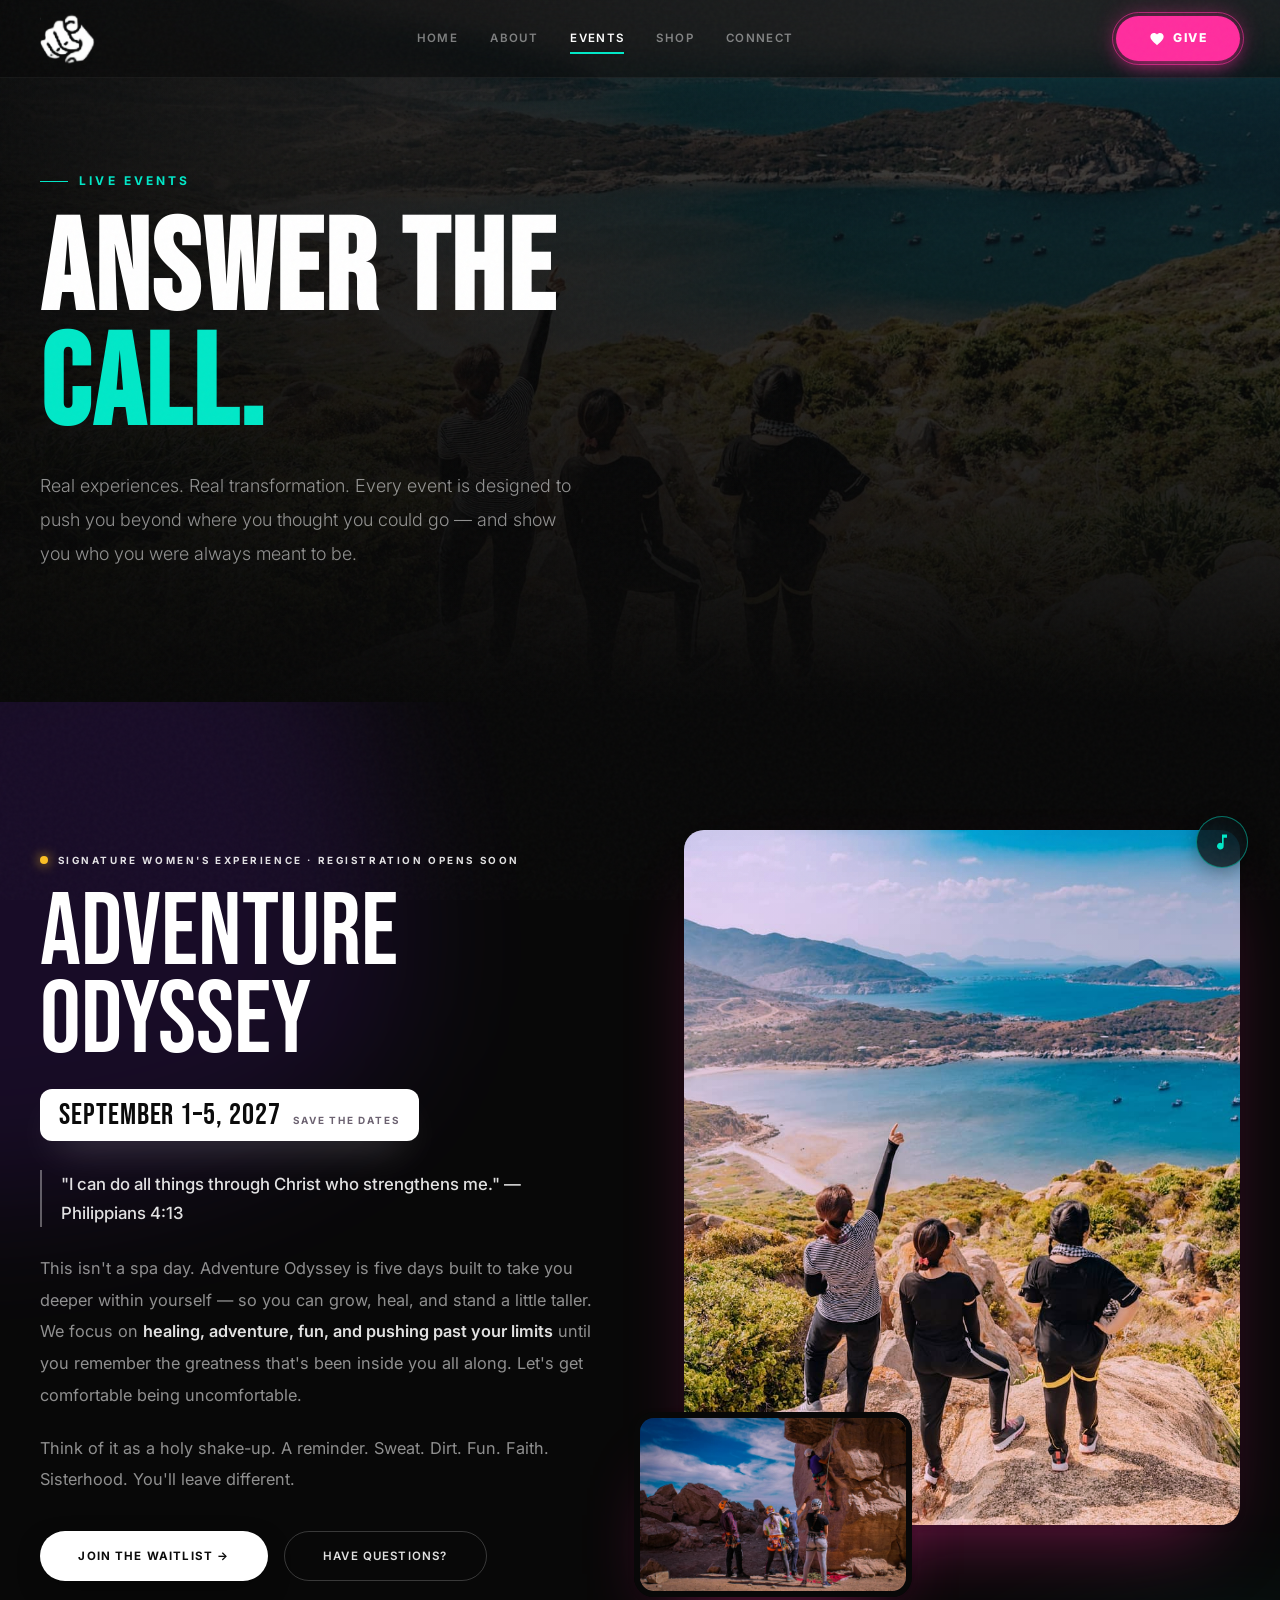
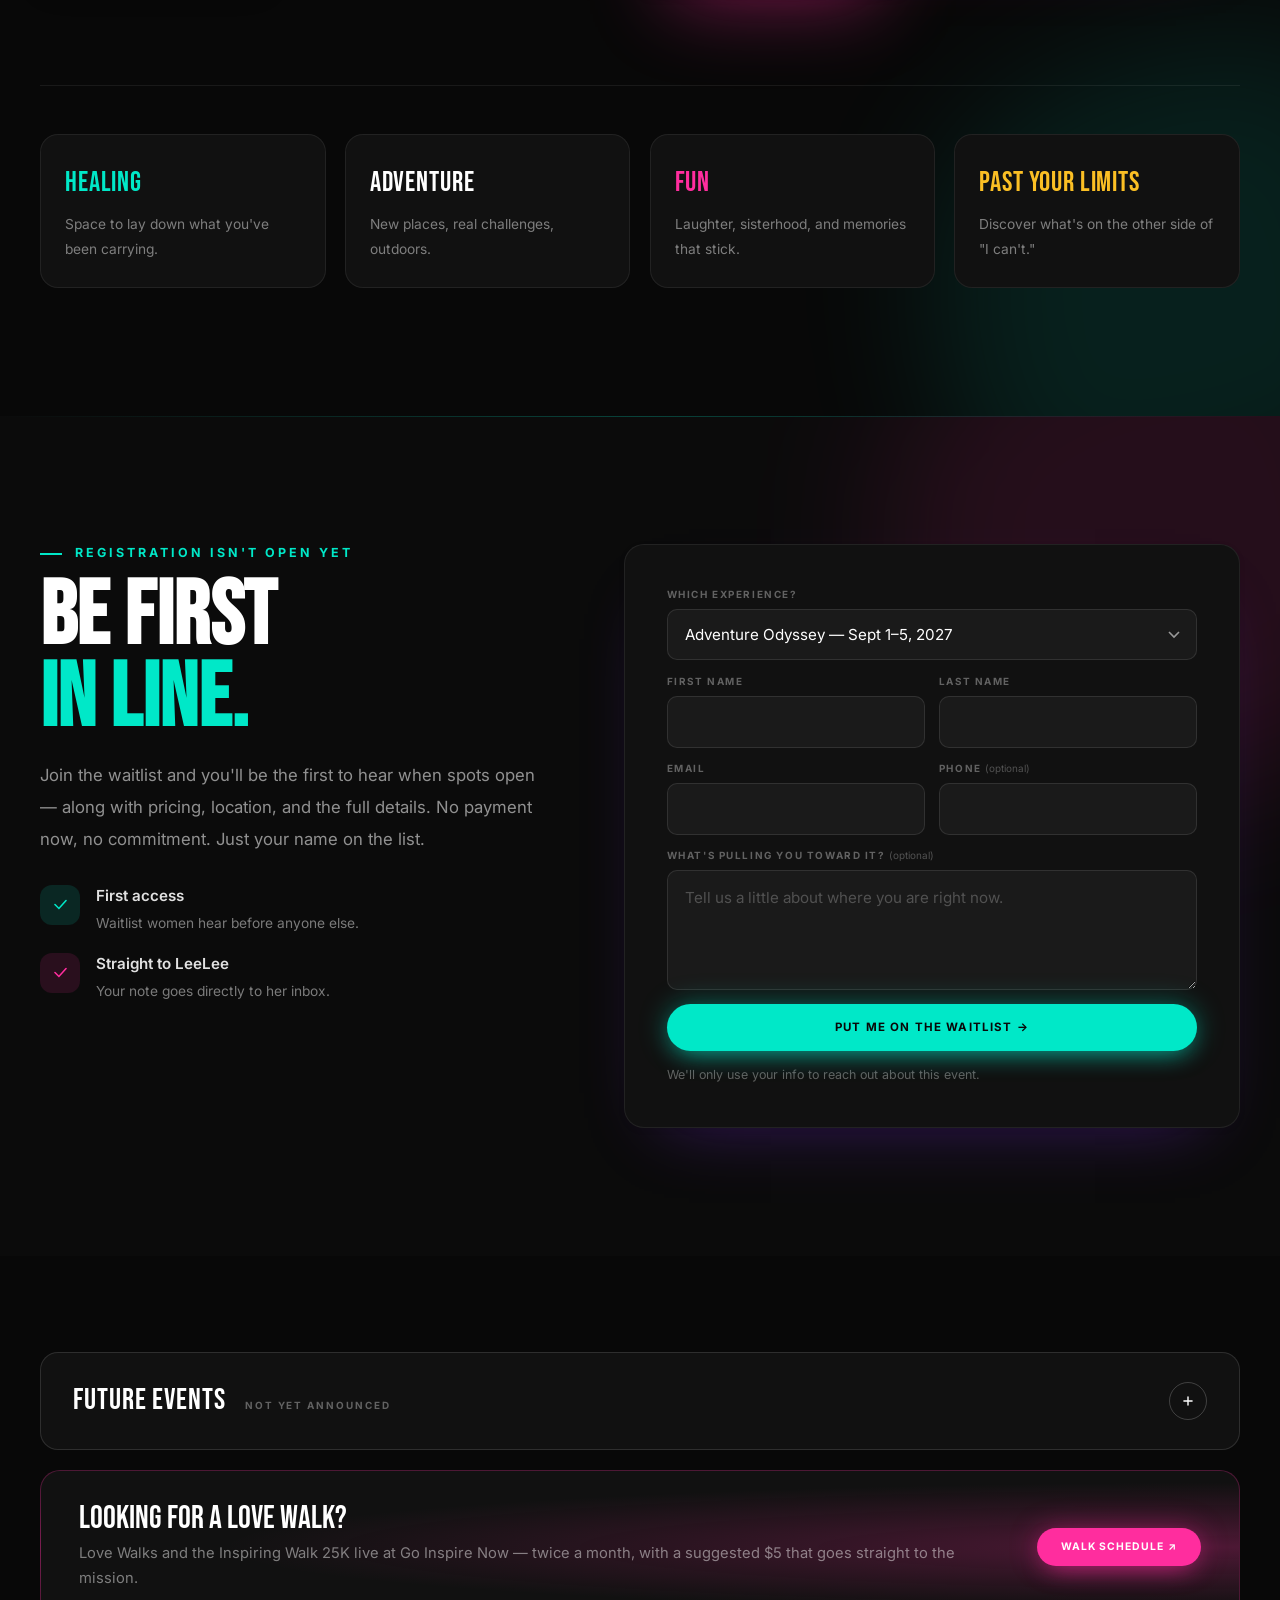
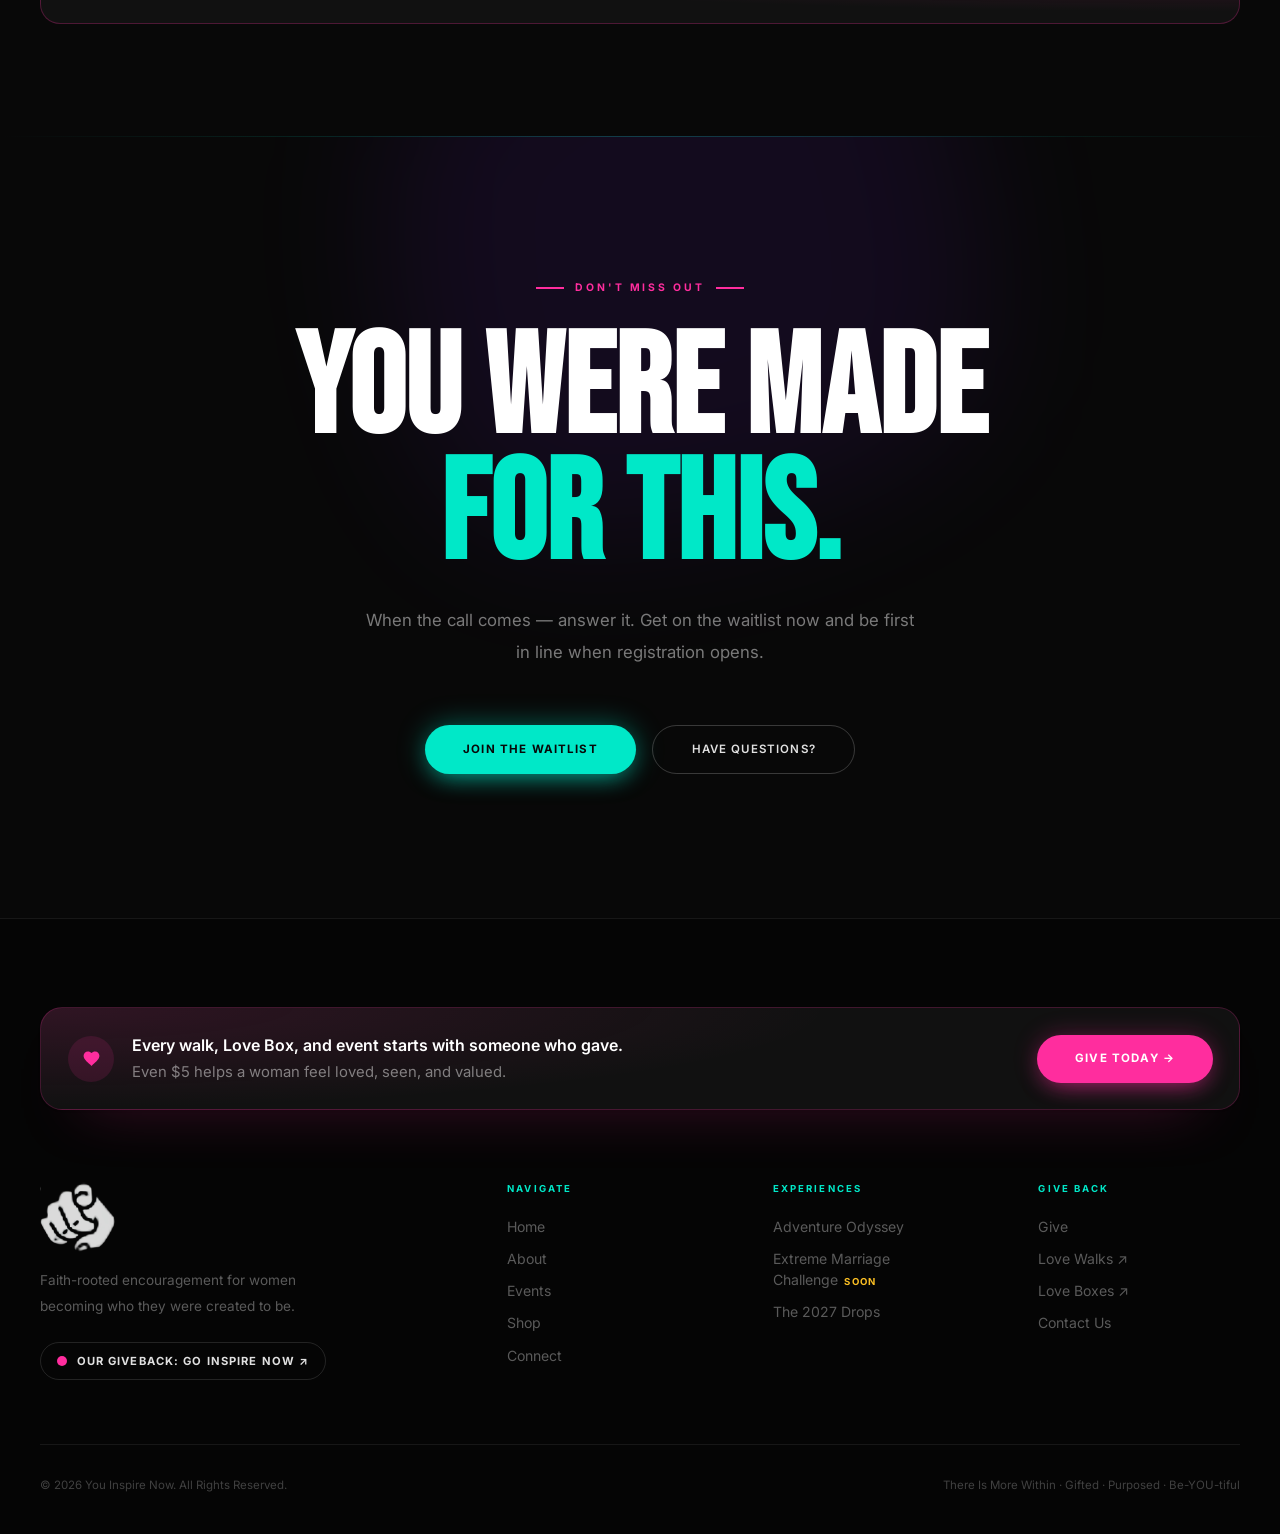
<file: events.html>
<!DOCTYPE html>
<html lang="en" class="no-js">
<head>
<meta charset="UTF-8">
<meta name="viewport" content="width=device-width, initial-scale=1.0">
<title>Events — Adventure Odyssey 2027 | You Inspire Now</title>
<meta name="description" content="Adventure Odyssey — September 1–5, 2027. Five days of healing, adventure, fun, and pushing past your limits. Join the waitlist.">
<meta name="theme-color" content="#080808">
<link rel="icon" href="Screenshot_2026-03-28_195930-removebg-preview.png">
<link rel="preconnect" href="https://fonts.googleapis.com">
<link rel="preconnect" href="https://fonts.gstatic.com" crossorigin>
<link href="https://fonts.googleapis.com/css2?family=Bebas+Neue&family=Inter:wght@300;400;500;600;700;800&display=swap" rel="stylesheet">
<link rel="stylesheet" href="assets/theme.css?v=20261124">
<link rel="stylesheet" href="assets/site.css?v=20261124">
<style>
.page-hero .hero-bg{background-image:url('images/ao-summit.jpg');background-position:center 60%;}
/* Adventure Odyssey */
#adventure{padding:8rem 2.5rem;}
.od{display:grid;grid-template-columns:1fr 1fr;gap:5.5rem;align-items:center;}
.od-kicker{display:inline-flex;align-items:center;gap:.6rem;font-size:.62rem;font-weight:700;letter-spacing:.26em;text-transform:uppercase;color:var(--tx-strong);margin-bottom:1.4rem;}
.od-kicker::before{content:'';width:8px;height:8px;border-radius:50%;background:var(--a4);box-shadow:0 0 12px var(--a4);animation:pulse-dot 1.6s ease-in-out infinite;}
@keyframes pulse-dot{0%,100%{opacity:1;transform:scale(1);}50%{opacity:.5;transform:scale(.6);}}
.od-title{font-family:'Bebas Neue',sans-serif;font-weight:400;font-size:clamp(4rem,8vw,7.5rem);line-height:.86;color:#fff;margin-bottom:1.4rem;}
.od-date{display:inline-flex;align-items:baseline;gap:.8rem;padding:.7rem 1.2rem;border-radius:12px;background:#fff;color:#0B0B0B;margin-bottom:1.8rem;box-shadow:0 18px 40px -18px rgba(255,255,255,.35);}
.od-date b{font-family:'Bebas Neue',sans-serif;font-weight:400;font-size:1.9rem;line-height:1;letter-spacing:.03em;}
.od-date span{font-size:.62rem;font-weight:700;letter-spacing:.18em;text-transform:uppercase;color:#6B6170;}
.od-quote{font-family:'Inter',sans-serif;font-weight:500;font-size:1.05rem;color:var(--tx-strong);line-height:1.7;margin-bottom:1.6rem;padding-left:1.2rem;border-left:2px solid rgba(255,255,255,.35);}
.od-photos{position:relative;padding-bottom:13%;}
.od-photos .photo{aspect-ratio:4/5;}
.od-photos .photo img{object-position:50% 70%;}
/* the climbing shot tucks in at the bottom-left, into the gap — it no longer hangs off the page edge */
.od-photos .photo.small{position:absolute;width:50%;aspect-ratio:3/2;left:-9%;bottom:0;border:6px solid var(--bg);}
.od-photos .photo.small img{object-position:60% 40%;}
.od-focus{display:grid;grid-template-columns:repeat(4,1fr);gap:1.2rem;margin-top:5.5rem;padding-top:3rem;border-top:1px solid var(--line);}
.od-focus div{padding:1.7rem 1.5rem;border-radius:18px;background:var(--card);border:1px solid var(--line);}
.od-focus b{display:block;font-family:'Bebas Neue',sans-serif;font-weight:400;font-size:1.75rem;letter-spacing:.03em;margin-bottom:.4rem;}
.od-focus span{font-size:.86rem;color:var(--tx-body);line-height:1.65;}
#future{padding:6rem 2.5rem 7rem;}
.future-grid{display:grid;grid-template-columns:1fr;gap:1.2rem;}
.future-grid .acc{margin:0;}
/* waitlist */
.wl{display:grid;grid-template-columns:.9fr 1.1fr;gap:5rem;align-items:start;}
.walk-link{display:grid;grid-template-columns:1fr auto;gap:1.5rem;align-items:center;padding:2rem 2.4rem;border-radius:20px;text-decoration:none;color:inherit;
  background:radial-gradient(ellipse at 100% 50%,rgba(255,45,158,.25),transparent 60%),var(--card);border:1px solid rgba(255,45,158,.25);transition:transform .4s cubic-bezier(.34,1.56,.64,1);}
.walk-link:hover{transform:translateY(-6px);}
.walk-link:active{transform:scale(.99);}
.walk-link h3{font-family:'Bebas Neue',sans-serif;font-weight:400;font-size:2rem;line-height:1;margin-bottom:.4rem;}
.walk-link p{font-size:.92rem;color:var(--tx-body);line-height:1.7;}
.emc{display:grid;grid-template-columns:1fr auto;gap:1.5rem;align-items:center;padding:1.8rem;border-radius:14px;background:var(--fill);border:1px dashed var(--line-3);}
.emc h4{font-family:'Bebas Neue',sans-serif;font-weight:400;font-size:1.8rem;letter-spacing:.02em;line-height:1;margin-bottom:.5rem;}
.emc p{font-size:.9rem;color:var(--tx-body);line-height:1.7;}
.emc .pill{display:inline-block;font-size:.58rem;font-weight:800;letter-spacing:.18em;text-transform:uppercase;padding:.3rem .7rem;border-radius:100px;background:rgba(251,191,36,.12);color:var(--a4);margin-bottom:.7rem;}
@media(max-width:1024px){.od{grid-template-columns:1fr;gap:4rem;}.od-photos{max-width:620px;margin-left:auto;margin-right:auto;}.od-photos .photo.small{left:-4%;}.od-focus{grid-template-columns:1fr 1fr;margin-top:4rem;}.wl{grid-template-columns:1fr;gap:3rem;}.future-grid{grid-template-columns:1fr;}}
@media(max-width:600px){#adventure{padding:5rem 1.25rem;}#future{padding:4.5rem 1.25rem 5rem;}.od-focus{grid-template-columns:1fr;padding-top:2.4rem;}.emc,.walk-link{grid-template-columns:1fr;}.walk-link{padding:1.6rem;}.od-photos .photo.small{left:-1%;width:56%;}}
</style>
</head>
<body>
<div class="grain" aria-hidden="true"></div>
<audio id="bg-music" loop preload="none"><source src="audio/brave.mp3" type="audio/mpeg"></audio>
<button id="music-btn" type="button" aria-label="Play music" aria-pressed="false">
  <svg class="ic-play" viewBox="0 0 24 24" fill="currentColor" aria-hidden="true"><path d="M12 3v10.55A4 4 0 1 0 14 17V7h4V3h-6z"/></svg>
  <svg class="ic-pause" viewBox="0 0 24 24" fill="currentColor" aria-hidden="true"><rect x="6" y="5" width="4" height="14" rx="1"/><rect x="14" y="5" width="4" height="14" rx="1"/></svg>
</button><span class="music-tip">Music</span>

<nav id="nav" aria-label="Main">
  <div class="nav-in">
    <a href="index.html" class="nav-logo" aria-label="You Inspire Now — home"><img src="Screenshot_2026-03-28_195930-removebg-preview.png" alt="You Inspire Now" width="55" height="50"></a>
    <div class="nav-links" id="nav-links">
      <a href="index.html" class="nav-a">Home</a>
      <a href="about.html" class="nav-a">About</a>
      <a href="events.html" class="nav-a active" aria-current="page">Events</a>
      <a href="shop.html" class="nav-a">Shop</a>
      <a href="contact.html" class="nav-a">Connect</a>
      <a href="https://www.goinspirenow.org" class="nav-a nav-sister">Go Inspire Now ↗</a>
    </div>
    <div class="nav-actions">
      <a href="donate.html" class="nav-pill"><svg viewBox="0 0 24 24" fill="currentColor" aria-hidden="true"><path d="M12 21.35l-1.45-1.32C5.4 15.36 2 12.28 2 8.5 2 5.42 4.42 3 7.5 3c1.74 0 3.41.81 4.5 2.09C13.09 3.81 14.76 3 16.5 3 19.58 3 22 5.42 22 8.5c0 3.78-3.4 6.86-8.55 11.54L12 21.35z"/></svg>Give</a>
      <button class="nav-burger" id="nav-burger" type="button" aria-label="Menu" aria-expanded="false" aria-controls="nav-links"><span></span><span></span><span></span></button>
    </div>
  </div>
</nav>

<main>
<section class="page-hero">
  <div class="hero-bg" aria-hidden="true"></div>
  <div class="hero-overlay" aria-hidden="true"></div>
  <div class="hero-content">
    <div class="hero-tag">Live Events</div>
    <h1 class="hero-h1">Answer The<br><span class="c-a1">Call.</span></h1>
    <p class="hero-sub">Real experiences. Real transformation. Every event is designed to push you beyond where you thought you could go — and show you who you were always meant to be.</p>
  </div>
</section>

<!-- ADVENTURE ODYSSEY — the main focus -->
<section id="adventure" class="sec">
  <div class="blob blob-a3" style="width:650px;height:650px;top:-150px;left:-250px;--bd:17s;opacity:.7;"></div>
  <div class="blob blob-a1" style="width:500px;height:500px;bottom:-120px;right:-150px;--bd:15s;--bdel:-5s;opacity:.5;"></div>
  <div class="wrap">
    <div class="od">
      <div class="reveal-left">
        <div class="od-kicker">Signature Women's Experience · Registration opens soon</div>
        <h2 class="od-title">Adventure<br>Odyssey</h2>
        <div class="od-date"><b>September 1–5, 2027</b><span>Save the dates</span></div>
        <p class="od-quote">"I can do all things through Christ who strengthens me." — Philippians 4:13</p>
        <div class="prose">
          <p>This isn't a spa day. Adventure Odyssey is five days built to take you deeper within yourself — so you can grow, heal, and stand a little taller. We focus on <strong>healing, adventure, fun, and pushing past your limits</strong> until you remember the greatness that's been inside you all along. Let's get comfortable being uncomfortable.</p>
          <p>Think of it as a holy shake-up. A reminder. Sweat. Dirt. Fun. Faith. Sisterhood. You'll leave different.</p>
        </div>
        <div class="hero-btns" style="margin-top:2.2rem;">
          <a href="#waitlist" class="btn btn-contrast" data-magnetic>Join the Waitlist →</a>
          <a href="contact.html" class="btn btn-ghost">Have Questions?</a>
        </div>
      </div>
      <div class="od-photos reveal-right" style="transition-delay:.12s">
        <figure class="photo"><img src="images/ao-summit.jpg" alt="Three women on a summit above the sea, one pointing up" loading="lazy" width="1800" height="1200"><div class="media-tint" aria-hidden="true"></div></figure>
        <figure class="photo small"><img src="images/ao-climb.jpg" alt="Women in helmets spotting a climber on a red rock wall" loading="lazy" width="1200" height="800"><div class="media-tint" aria-hidden="true"></div></figure>
      </div>
    </div>
    <div class="od-focus">
      <div class="reveal"><b class="c-a1">Healing</b><span>Space to lay down what you've been carrying.</span></div>
      <div class="reveal" style="transition-delay:.06s"><b>Adventure</b><span>New places, real challenges, outdoors.</span></div>
      <div class="reveal" style="transition-delay:.12s"><b class="c-a2">Fun</b><span>Laughter, sisterhood, and memories that stick.</span></div>
      <div class="reveal" style="transition-delay:.18s"><b class="c-gold">Past Your Limits</b><span>Discover what's on the other side of "I can't."</span></div>
    </div>
  </div>
</section>

<!-- WAITLIST -->
<section id="waitlist" class="sec sec-alt sec-line">
  <div class="blob blob-a2" style="width:550px;height:550px;top:-150px;right:-150px;--bd:16s;opacity:.55;"></div>
  <div class="wrap wl">
    <div class="reveal-left">
      <div class="section-label">Registration isn't open yet</div>
      <h2 class="section-h">Be First<br><span class="tl">In Line.</span></h2>
      <p class="lead" style="margin-top:1.2rem;">Join the waitlist and you'll be the first to hear when spots open — along with pricing, location, and the full details. No payment now, no commitment. Just your name on the list.</p>
      <ul class="ticks">
        <li><span class="ic"><svg viewBox="0 0 24 24" fill="none" stroke="currentColor" stroke-width="2" stroke-linecap="round"><path d="M5 12l5 5 9-10"/></svg></span><div><b>First access</b><span>Waitlist women hear before anyone else.</span></div></li>
        <li><span class="ic a2"><svg viewBox="0 0 24 24" fill="none" stroke="currentColor" stroke-width="2" stroke-linecap="round"><path d="M5 12l5 5 9-10"/></svg></span><div><b>Straight to LeeLee</b><span>Your note goes directly to her inbox.</span></div></li>
      </ul>
    </div>
    <div class="panel reveal-right" data-form-wrap>
      <form class="f" data-form="Adventure Odyssey Waitlist">
        <input type="text" name="_honey" class="hp" tabindex="-1" autocomplete="off" aria-hidden="true">
        <label>Which experience?
          <select name="Event" data-param="event">
            <option value="Adventure Odyssey — Sept 1–5, 2027">Adventure Odyssey — Sept 1–5, 2027</option>
            <option value="Extreme Marriage Challenge (future event)">Extreme Marriage Challenge (future event)</option>
          </select>
        </label>
        <div class="f-row">
          <label>First name<input type="text" name="First name" required autocomplete="given-name"></label>
          <label>Last name<input type="text" name="Last name" autocomplete="family-name"></label>
        </div>
        <div class="f-row">
          <label>Email<input type="email" name="Email" required autocomplete="email"></label>
          <label><span>Phone <small>(optional)</small></span><input type="tel" name="Phone" autocomplete="tel"></label>
        </div>
        <label><span>What's pulling you toward it? <small>(optional)</small></span><textarea name="Message" placeholder="Tell us a little about where you are right now."></textarea></label>
        <button type="submit" class="btn btn-a1 btn-block">Put Me On The Waitlist →</button>
        <p class="f-note">We'll only use your info to reach out about this event.</p>
      </form>
      <div class="f-done" role="status"><b>You're on the list.</b><p>We'll reach out the moment registration opens. Start stretching — the Odyssey is coming.</p></div>
      <div class="f-fallback" role="alert">That didn't send. <a href="#">Tap here to send it as an email instead →</a> (everything you typed is already filled in).</div>
    </div>
  </div>
</section>

<!-- FUTURE EVENTS -->
<section id="future" class="sec">
  <div class="wrap future-grid">
    <details class="acc reveal">
      <summary><span>Future Events <small>Not yet announced</small></span><span class="pm" aria-hidden="true"><svg width="14" height="14" viewBox="0 0 24 24" fill="none" stroke="currentColor" stroke-width="2.4" stroke-linecap="round"><path d="M12 5v14M5 12h14"/></svg></span></summary>
      <div class="acc-body">
        <div class="emc">
          <div>
            <span class="pill">Coming soon</span>
            <h4>Extreme Marriage Challenge</h4>
            <p>A faith-centered challenge for couples ready to go deeper — in faith, love, and commitment. Dates and details will be announced here first.</p>
          </div>
          <a href="events.html?event=Extreme%20Marriage%20Challenge%20(future%20event)#waitlist" class="btn btn-ghost btn-sm">Notify Me</a>
        </div>
      </div>
    </details>

    <a class="walk-link reveal" href="https://www.goinspirenow.org/events.html" style="transition-delay:.08s">
      <div>
        <h3>Looking For A Love Walk?</h3>
        <p>Love Walks and the Inspiring Walk 25K live at Go Inspire Now — twice a month, with a suggested $5 that goes straight to the mission.</p>
      </div>
      <span class="btn btn-a2 btn-sm">Walk Schedule ↗</span>
    </a>
  </div>
</section>

<section class="mission-cta sec-line">
  <div class="blob blob-a3" style="width:600px;height:600px;top:-200px;left:30%;--bd:16s;opacity:.5;"></div>
  <div class="mc-in">
    <div class="mc-tag reveal">Don't Miss Out</div>
    <h2 class="mc-h reveal">You Were Made<br><span class="tl">For This.</span></h2>
    <p class="mc-sub reveal">When the call comes — answer it. Get on the waitlist now and be first in line when registration opens.</p>
    <div class="mc-btns reveal">
      <a href="#waitlist" class="btn btn-a1" data-magnetic>Join the Waitlist</a>
      <a href="contact.html" class="btn btn-ghost">Have Questions?</a>
    </div>
  </div>
</section>
</main>

<footer>
  <div class="ft-in">
    <div class="ft-give">
      <div class="ft-give-txt">
        <span class="ft-give-ic" aria-hidden="true"><svg viewBox="0 0 24 24" fill="currentColor"><path d="M12 21.35l-1.45-1.32C5.4 15.36 2 12.28 2 8.5 2 5.42 4.42 3 7.5 3c1.74 0 3.41.81 4.5 2.09C13.09 3.81 14.76 3 16.5 3 19.58 3 22 5.42 22 8.5c0 3.78-3.4 6.86-8.55 11.54L12 21.35z"/></svg></span>
        <p><b>Every walk, Love Box, and event starts with someone who gave.</b>Even $5 helps a woman feel loved, seen, and valued.</p>
      </div>
      <a href="donate.html" class="btn btn-give">Give Today →</a>
    </div>
    <div class="ft-grid">
      <div class="ft-brand">
        <img src="Screenshot_2026-03-28_195930-removebg-preview.png" alt="You Inspire Now" width="76" height="70">
        <p>Faith-rooted encouragement for women becoming who they were created to be.</p>
        <a class="ft-sister" href="https://www.goinspirenow.org"><i></i>Our giveback: Go Inspire Now ↗</a>
      </div>
      <div class="ft-col"><h4>Navigate</h4><div class="ft-links"><a href="index.html">Home</a><a href="about.html">About</a><a href="events.html">Events</a><a href="shop.html">Shop</a><a href="contact.html">Connect</a></div></div>
      <div class="ft-col"><h4>Experiences</h4><div class="ft-links"><a href="events.html#adventure">Adventure Odyssey</a><a href="events.html#future">Extreme Marriage Challenge<span class="soon">Soon</span></a><a href="shop.html">The 2027 Drops</a></div></div>
      <div class="ft-col"><h4>Give Back</h4><div class="ft-links"><a href="donate.html">Give</a><a href="https://www.goinspirenow.org/events.html">Love Walks ↗</a><a href="https://www.goinspirenow.org/love-boxes.html">Love Boxes ↗</a><a href="contact.html">Contact Us</a></div></div>
    </div>
    <div class="ft-bot"><p class="ft-copy">© <span data-year>2026</span> You Inspire Now. All Rights Reserved.</p><p class="ft-copy">There Is More Within · Gifted · Purposed · Be-YOU-tiful</p></div>
  </div>
</footer>
<script src="assets/config.js?v=20261124"></script>
<script src="assets/site.js?v=20261124"></script>
</body>
</html>
</file>
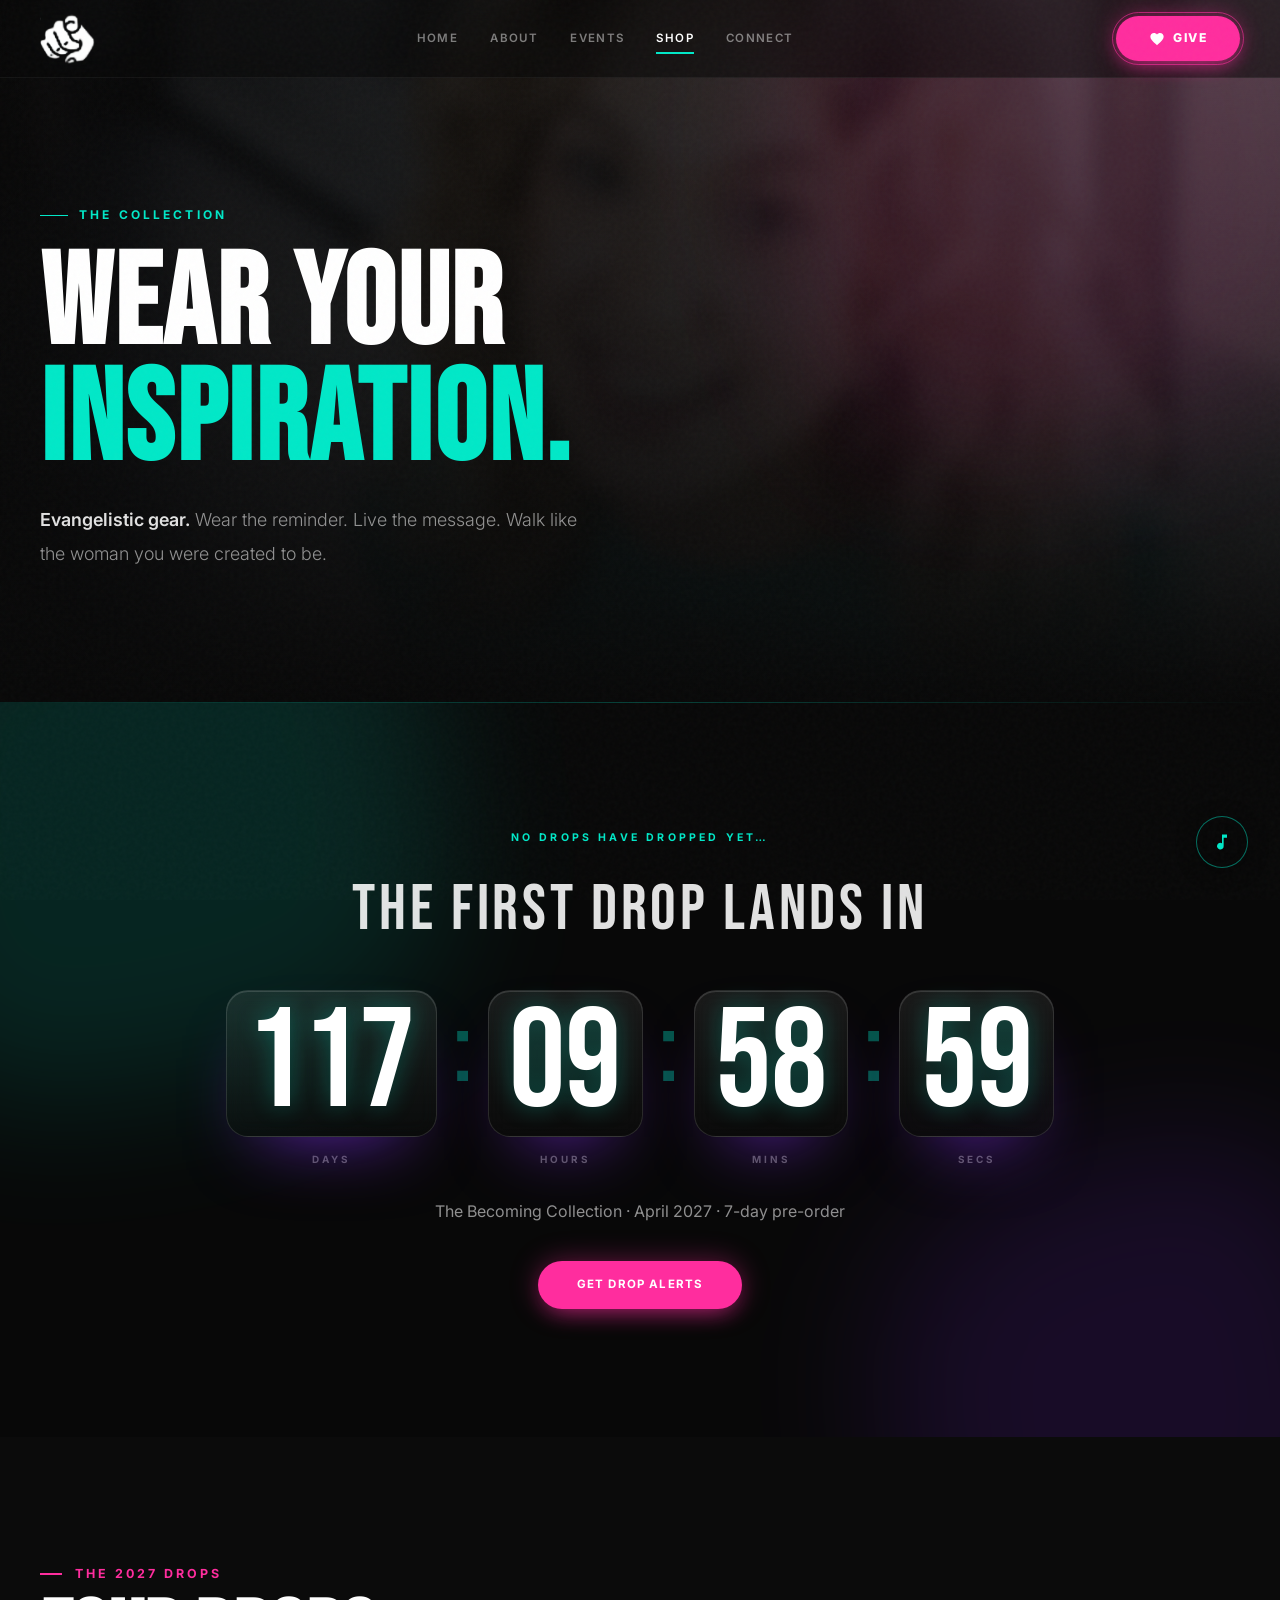
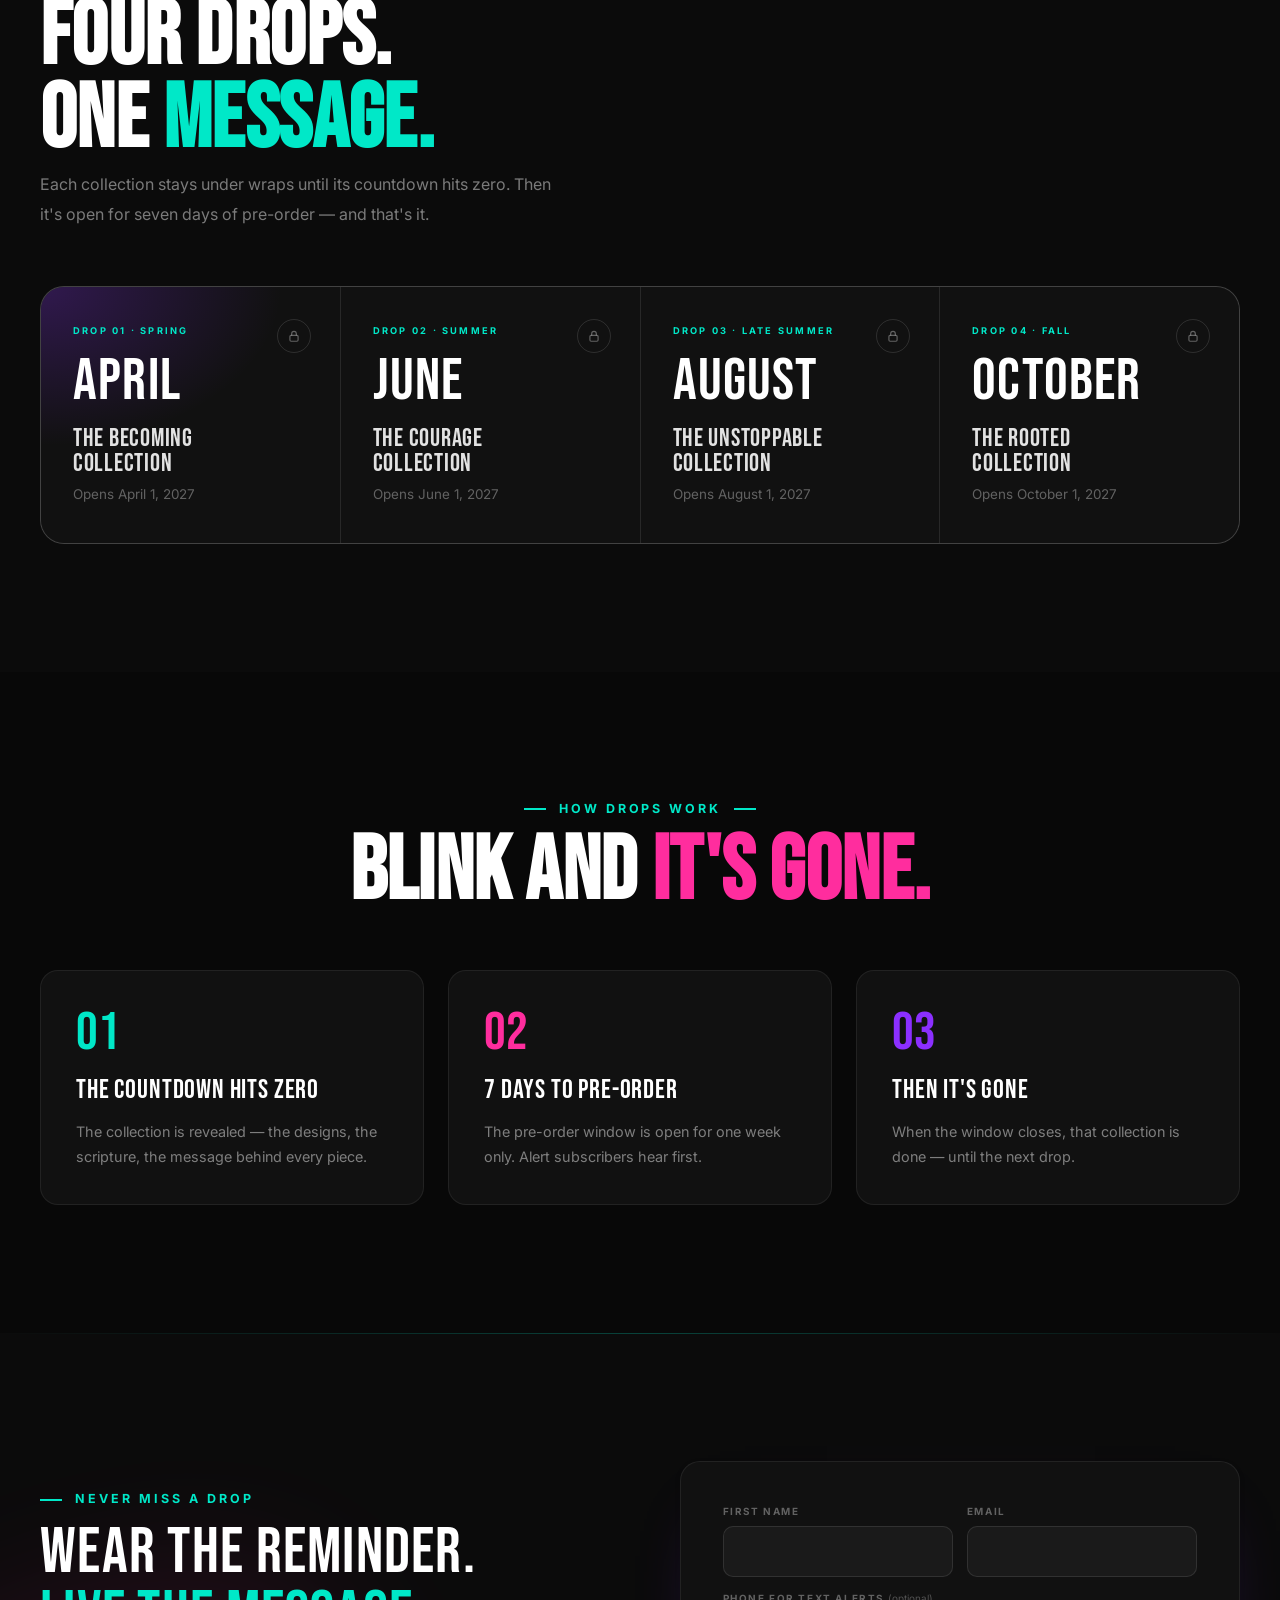
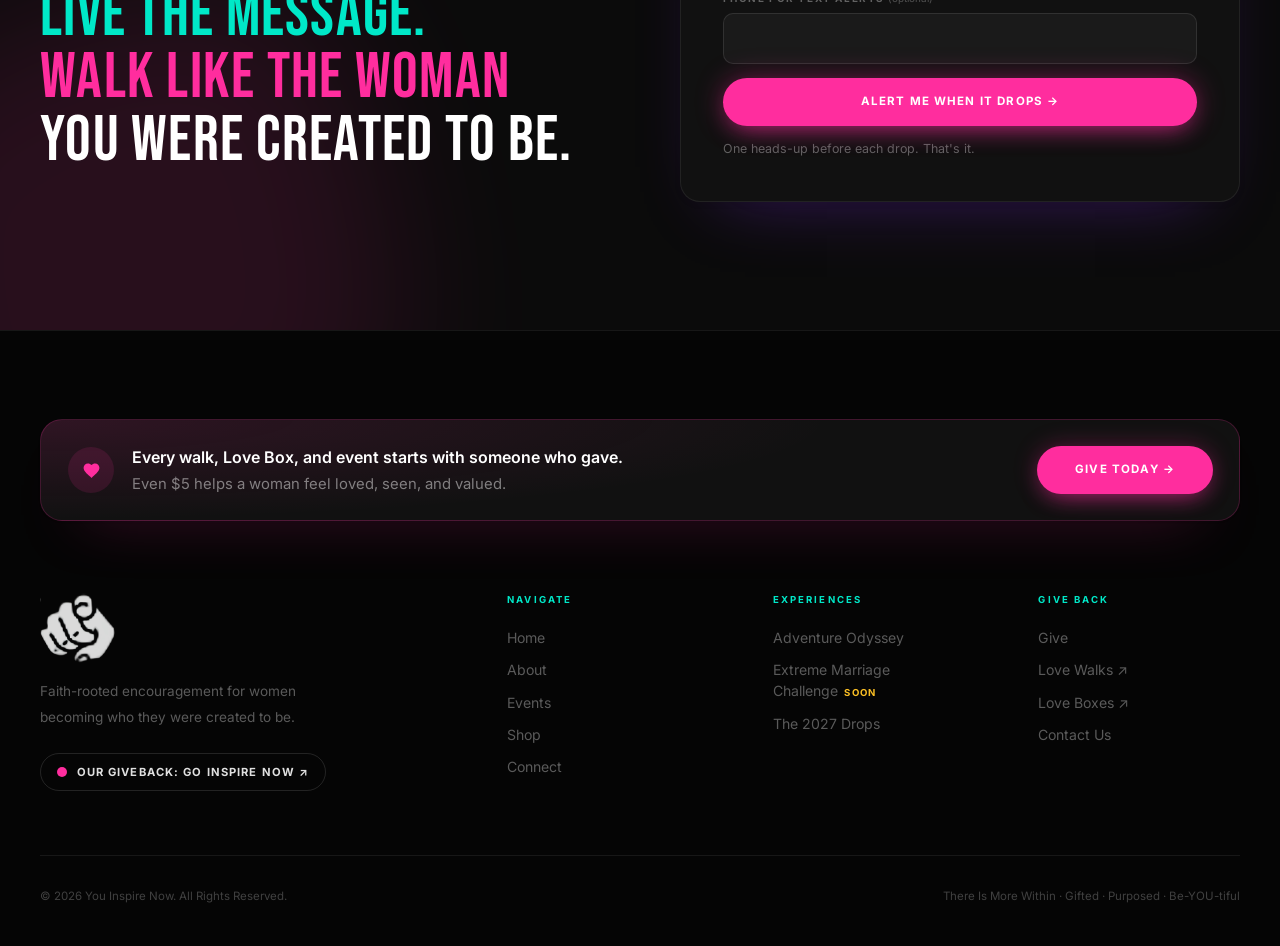
<file: shop.html>
<!DOCTYPE html>
<html lang="en" class="no-js">
<head>
<meta charset="UTF-8">
<meta name="viewport" content="width=device-width, initial-scale=1.0">
<title>Shop — The 2027 Drops | You Inspire Now</title>
<meta name="description" content="Evangelistic gear from You Inspire Now. Four collections in 2027 — Becoming, Courage, Unstoppable, Rooted — each open for a 7-day pre-order.">
<meta name="theme-color" content="#080808">
<link rel="icon" href="Screenshot_2026-03-28_195930-removebg-preview.png">
<link rel="preconnect" href="https://fonts.googleapis.com">
<link rel="preconnect" href="https://fonts.gstatic.com" crossorigin>
<link href="https://fonts.googleapis.com/css2?family=Bebas+Neue&family=Inter:wght@300;400;500;600;700;800&display=swap" rel="stylesheet">
<link rel="stylesheet" href="assets/theme.css?v=20261124">
<link rel="stylesheet" href="assets/site.css?v=20261124">
<style>
.page-hero .hero-bg{background-image:url('images/brand-1.jpg');background-position:50% 22%;filter:brightness(.35) saturate(.6) blur(10px);transform:scale(1.15);}
.vault{text-align:center;position:relative;}
.vault-k{font-size:.66rem;font-weight:700;letter-spacing:.3em;text-transform:uppercase;color:var(--a1);margin-bottom:1rem;}
.vault-h{font-family:'Bebas Neue',sans-serif;font-weight:400;font-size:clamp(2.4rem,5vw,4rem);letter-spacing:.06em;color:var(--tx-strong);margin-bottom:2rem;}
.vault .cd{justify-content:center;}
.vault-cap{font-family:'Inter',sans-serif;font-size:1rem;color:var(--tx-lead);margin:2rem 0 2.4rem;}
.lineup{list-style:none;margin:0;padding:0;display:grid;grid-template-columns:repeat(4,1fr);gap:1px;background:var(--line-2);border:1px solid var(--line-2);border-radius:24px;overflow:hidden;}
.lineup li{position:relative;padding:2.3rem 2rem 2.4rem;background:var(--card);}
.lineup li:first-child{background:radial-gradient(130% 100% at 0% 0%,rgba(var(--a3-rgb),.26),transparent 62%),var(--card);}
.lineup .n{display:block;font-size:.58rem;font-weight:700;letter-spacing:.24em;text-transform:uppercase;color:var(--a1);margin-bottom:1.1rem;}
.lineup .mo{display:block;font-family:'Bebas Neue',sans-serif;font-size:clamp(3rem,4.6vw,4.4rem);line-height:.9;letter-spacing:.02em;color:var(--tx);}
.lineup h3{font-family:'Bebas Neue',sans-serif;font-weight:400;font-size:1.55rem;line-height:1.02;letter-spacing:.03em;color:var(--tx-strong);margin:1.1rem 0 .5rem;}
.lineup p{font-size:.84rem;color:var(--tx-muted);}
.lineup .lock{position:absolute;top:2rem;right:1.8rem;width:34px;height:34px;border-radius:50%;border:1px solid var(--line-2);display:flex;align-items:center;justify-content:center;color:var(--tx-muted);}
.lineup .lock svg{width:14px;height:14px;}
.how{display:grid;grid-template-columns:repeat(3,1fr);gap:1.5rem;}
.how div{padding:2.2rem;border-radius:18px;background:var(--card);border:1px solid var(--line);}
.how b{display:block;font-family:'Bebas Neue',sans-serif;font-weight:400;font-size:3.4rem;line-height:1;color:var(--a1);margin-bottom:.6rem;}
.how h3{font-family:'Bebas Neue',sans-serif;font-weight:400;font-size:1.7rem;letter-spacing:.03em;margin-bottom:.5rem;}
.how p{font-size:.9rem;color:var(--tx-body);line-height:1.75;}
.alerts{display:grid;grid-template-columns:1fr 1fr;gap:5rem;align-items:center;}
.manifesto{font-family:'Bebas Neue',sans-serif;font-size:clamp(2.6rem,5vw,4.4rem);line-height:.98;letter-spacing:.02em;}
@media(max-width:1100px){.lineup{grid-template-columns:1fr 1fr;}}
@media(max-width:860px){.how{grid-template-columns:1fr;}.alerts{grid-template-columns:1fr;gap:3rem;}}
@media(max-width:560px){.lineup{grid-template-columns:1fr;}.lineup li{padding:1.8rem 1.5rem;}}
</style>
</head>
<body>
<div class="grain" aria-hidden="true"></div>
<audio id="bg-music" loop preload="none"><source src="audio/brave.mp3" type="audio/mpeg"></audio>
<button id="music-btn" type="button" aria-label="Play music" aria-pressed="false">
  <svg class="ic-play" viewBox="0 0 24 24" fill="currentColor" aria-hidden="true"><path d="M12 3v10.55A4 4 0 1 0 14 17V7h4V3h-6z"/></svg>
  <svg class="ic-pause" viewBox="0 0 24 24" fill="currentColor" aria-hidden="true"><rect x="6" y="5" width="4" height="14" rx="1"/><rect x="14" y="5" width="4" height="14" rx="1"/></svg>
</button><span class="music-tip">Music</span>

<nav id="nav" aria-label="Main">
  <div class="nav-in">
    <a href="index.html" class="nav-logo" aria-label="You Inspire Now — home"><img src="Screenshot_2026-03-28_195930-removebg-preview.png" alt="You Inspire Now" width="55" height="50"></a>
    <div class="nav-links" id="nav-links">
      <a href="index.html" class="nav-a">Home</a>
      <a href="about.html" class="nav-a">About</a>
      <a href="events.html" class="nav-a">Events</a>
      <a href="shop.html" class="nav-a active" aria-current="page">Shop</a>
      <a href="contact.html" class="nav-a">Connect</a>
      <a href="https://www.goinspirenow.org" class="nav-a nav-sister">Go Inspire Now ↗</a>
    </div>
    <div class="nav-actions">
      <a href="donate.html" class="nav-pill"><svg viewBox="0 0 24 24" fill="currentColor" aria-hidden="true"><path d="M12 21.35l-1.45-1.32C5.4 15.36 2 12.28 2 8.5 2 5.42 4.42 3 7.5 3c1.74 0 3.41.81 4.5 2.09C13.09 3.81 14.76 3 16.5 3 19.58 3 22 5.42 22 8.5c0 3.78-3.4 6.86-8.55 11.54L12 21.35z"/></svg>Give</a>
      <button class="nav-burger" id="nav-burger" type="button" aria-label="Menu" aria-expanded="false" aria-controls="nav-links"><span></span><span></span><span></span></button>
    </div>
  </div>
</nav>

<main>
<section class="page-hero">
  <div class="hero-bg" aria-hidden="true"></div>
  <div class="hero-overlay" aria-hidden="true"></div>
  <div class="blob blob-a2" style="width:600px;height:600px;top:-150px;right:-100px;--bd:14s;opacity:.6;"></div>
  <div class="hero-content">
    <div class="hero-tag">The Collection</div>
    <h1 class="hero-h1">Wear Your<br><span class="c-a1">Inspiration.</span></h1>
    <p class="hero-sub"><strong>Evangelistic gear.</strong> Wear the reminder. Live the message. Walk like the woman you were created to be.</p>
  </div>
</section>

<!-- THE VAULT -->
<section class="sec sec-line" id="vault">
  <div class="blob blob-a1" style="width:600px;height:600px;top:-200px;left:-150px;--bd:15s;opacity:.6;"></div>
  <div class="blob blob-a3" style="width:500px;height:500px;bottom:-200px;right:-100px;--bd:18s;opacity:.7;"></div>
  <div class="wrap vault reveal">
    <div class="vault-k">No drops have dropped yet&hellip;</div>
    <div class="vault-h">The First Drop Lands In</div>
    <div class="cd cd-xxl" data-countdown="2027-04-01T00:00:00-05:00" data-done="The Becoming Collection is open" role="timer" aria-label="Countdown to the first drop">
      <div class="cd-u"><b data-u="d">00</b><span>Days</span></div><i>:</i>
      <div class="cd-u"><b data-u="h">00</b><span>Hours</span></div><i>:</i>
      <div class="cd-u"><b data-u="m">00</b><span>Mins</span></div><i>:</i>
      <div class="cd-u"><b data-u="s">00</b><span>Secs</span></div>
    </div>
    <p class="vault-cap">The Becoming Collection · April 2027 · 7-day pre-order</p>
    <a href="#alerts" class="btn btn-a2" data-magnetic>Get Drop Alerts</a>
  </div>
</section>

<!-- 2027 DROP CALENDAR — typographic, no imagery until each drop is revealed -->
<section class="sec sec-alt" id="drops">
  <div class="wrap">
    <div class="reveal" style="margin-bottom:3.5rem;">
      <div class="section-label c-a2">The 2027 Drops</div>
      <h2 class="section-h">Four Drops.<br>One <span class="tl">Message.</span></h2>
      <p class="section-sub" style="margin-bottom:0;">Each collection stays under wraps until its countdown hits zero. Then it's open for seven days of pre-order — and that's it.</p>
    </div>
    <ol class="lineup">
      <li class="reveal"><span class="lock" aria-hidden="true"><svg viewBox="0 0 24 24" fill="none" stroke="currentColor" stroke-width="2"><rect x="5" y="11" width="14" height="10" rx="2"/><path d="M8 11V8a4 4 0 0 1 8 0v3"/></svg></span><span class="n">Drop 01 · Spring</span><span class="mo">April</span><h3>The Becoming<br>Collection</h3><p>Opens April 1, 2027</p></li>
      <li class="reveal" style="transition-delay:0.08s"><span class="lock" aria-hidden="true"><svg viewBox="0 0 24 24" fill="none" stroke="currentColor" stroke-width="2"><rect x="5" y="11" width="14" height="10" rx="2"/><path d="M8 11V8a4 4 0 0 1 8 0v3"/></svg></span><span class="n">Drop 02 · Summer</span><span class="mo">June</span><h3>The Courage<br>Collection</h3><p>Opens June 1, 2027</p></li>
      <li class="reveal" style="transition-delay:0.16s"><span class="lock" aria-hidden="true"><svg viewBox="0 0 24 24" fill="none" stroke="currentColor" stroke-width="2"><rect x="5" y="11" width="14" height="10" rx="2"/><path d="M8 11V8a4 4 0 0 1 8 0v3"/></svg></span><span class="n">Drop 03 · Late Summer</span><span class="mo">August</span><h3>The Unstoppable<br>Collection</h3><p>Opens August 1, 2027</p></li>
      <li class="reveal" style="transition-delay:0.24s"><span class="lock" aria-hidden="true"><svg viewBox="0 0 24 24" fill="none" stroke="currentColor" stroke-width="2"><rect x="5" y="11" width="14" height="10" rx="2"/><path d="M8 11V8a4 4 0 0 1 8 0v3"/></svg></span><span class="n">Drop 04 · Fall</span><span class="mo">October</span><h3>The Rooted<br>Collection</h3><p>Opens October 1, 2027</p></li>
    </ol>
  </div>
</section>

<!-- HOW DROPS WORK -->
<section class="sec" id="how">
  <div class="wrap">
    <div class="center reveal" style="margin-bottom:3.5rem;">
      <div class="section-label center">How Drops Work</div>
      <h2 class="section-h">Blink And <span class="pk">It's Gone.</span></h2>
    </div>
    <div class="how">
      <div class="reveal"><b>01</b><h3>The Countdown Hits Zero</h3><p>The collection is revealed — the designs, the scripture, the message behind every piece.</p></div>
      <div class="reveal" style="transition-delay:.08s"><b class="c-a2">02</b><h3>7 Days To Pre-Order</h3><p>The pre-order window is open for one week only. Alert subscribers hear first.</p></div>
      <div class="reveal" style="transition-delay:.16s"><b class="c-a3">03</b><h3>Then It's Gone</h3><p>When the window closes, that collection is done — until the next drop.</p></div>
    </div>
  </div>
</section>

<!-- DROP ALERTS -->
<section class="sec sec-alt sec-line" id="alerts">
  <div class="blob blob-a2" style="width:550px;height:550px;bottom:-200px;left:-150px;--bd:16s;opacity:.6;"></div>
  <div class="wrap alerts">
    <div class="reveal-left">
      <div class="section-label">Never Miss A Drop</div>
      <p class="manifesto">Wear The Reminder.<br><span class="c-a1">Live The Message.</span><br><span class="c-a2">Walk Like The Woman</span><br>You Were Created To Be.</p>
    </div>
    <div class="panel reveal-right" data-form-wrap>
      <form class="f" data-form="Drop Alerts">
        <input type="text" name="_honey" class="hp" tabindex="-1" autocomplete="off" aria-hidden="true">
        <div class="f-row">
          <label>First name<input type="text" name="First name" required autocomplete="given-name"></label>
          <label>Email<input type="email" name="Email" required autocomplete="email"></label>
        </div>
        <label><span>Phone for text alerts <small>(optional)</small></span><input type="tel" name="Phone" autocomplete="tel"></label>
        <button type="submit" class="btn btn-a2 btn-block">Alert Me When It Drops →</button>
        <p class="f-note">One heads-up before each drop. That's it.</p>
      </form>
      <div class="f-done" role="status"><b>You're on the drop list.</b><p>You'll hear before the Becoming Collection goes live. Stay ready.</p></div>
      <div class="f-fallback" role="alert">That didn't send. <a href="#">Tap here to send it as an email instead →</a> (everything you typed is already filled in).</div>
    </div>
  </div>
</section>
</main>

<footer>
  <div class="ft-in">
    <div class="ft-give">
      <div class="ft-give-txt">
        <span class="ft-give-ic" aria-hidden="true"><svg viewBox="0 0 24 24" fill="currentColor"><path d="M12 21.35l-1.45-1.32C5.4 15.36 2 12.28 2 8.5 2 5.42 4.42 3 7.5 3c1.74 0 3.41.81 4.5 2.09C13.09 3.81 14.76 3 16.5 3 19.58 3 22 5.42 22 8.5c0 3.78-3.4 6.86-8.55 11.54L12 21.35z"/></svg></span>
        <p><b>Every walk, Love Box, and event starts with someone who gave.</b>Even $5 helps a woman feel loved, seen, and valued.</p>
      </div>
      <a href="donate.html" class="btn btn-give">Give Today →</a>
    </div>
    <div class="ft-grid">
      <div class="ft-brand">
        <img src="Screenshot_2026-03-28_195930-removebg-preview.png" alt="You Inspire Now" width="76" height="70">
        <p>Faith-rooted encouragement for women becoming who they were created to be.</p>
        <a class="ft-sister" href="https://www.goinspirenow.org"><i></i>Our giveback: Go Inspire Now ↗</a>
      </div>
      <div class="ft-col"><h4>Navigate</h4><div class="ft-links"><a href="index.html">Home</a><a href="about.html">About</a><a href="events.html">Events</a><a href="shop.html">Shop</a><a href="contact.html">Connect</a></div></div>
      <div class="ft-col"><h4>Experiences</h4><div class="ft-links"><a href="events.html#adventure">Adventure Odyssey</a><a href="events.html#future">Extreme Marriage Challenge<span class="soon">Soon</span></a><a href="shop.html">The 2027 Drops</a></div></div>
      <div class="ft-col"><h4>Give Back</h4><div class="ft-links"><a href="donate.html">Give</a><a href="https://www.goinspirenow.org/events.html">Love Walks ↗</a><a href="https://www.goinspirenow.org/love-boxes.html">Love Boxes ↗</a><a href="contact.html">Contact Us</a></div></div>
    </div>
    <div class="ft-bot"><p class="ft-copy">© <span data-year>2026</span> You Inspire Now. All Rights Reserved.</p><p class="ft-copy">There Is More Within · Gifted · Purposed · Be-YOU-tiful</p></div>
  </div>
</footer>
<script src="assets/config.js?v=20261124"></script>
<script src="assets/site.js?v=20261124"></script>
</body>
</html>
</file>
<file: assets/theme.css>
/* You Inspire Now — dark theme (black · teal · pink · purple). Go Inspire Now inverts this. */
:root{
  --teal:#00E8C8;--pink:#FF2D9E;--pu:#8B2FFF;
  --a1:#00E8C8;--a1-rgb:0,232,200;--a1-ink:#080808;
  --a2:#FF2D9E;--a2-rgb:255,45,158;--a2-ink:#fff;
  --a3:#8B2FFF;--a3-rgb:139,47,255;
  --a4:#FBBF24;
  --give:#FF2D9E;--give-rgb:255,45,158;--give-ink:#fff;
  --focus:#00E8C8;

  --bg:#080808;--bg-alt:#0B0B0B;--bg-deep:#050505;
  --card:#111111;--card-2:#161616;
  --tx:#fff;
  --tx-strong:rgba(255,255,255,.88);
  --tx-lead:rgba(255,255,255,.55);
  --tx-body:rgba(255,255,255,.46);
  --tx-muted:rgba(255,255,255,.34);
  --tx-faint:rgba(255,255,255,.24);
  --line:rgba(255,255,255,.07);--line-2:rgba(255,255,255,.12);--line-3:rgba(255,255,255,.2);
  --fill:rgba(255,255,255,.04);--fill-2:rgba(255,255,255,.09);
  --shadow-rgb:0,0,0;
  --glass-bg:rgba(8,8,8,.72);

  --nav-bg:rgba(8,8,8,.55);--nav-bg-2:rgba(8,8,8,.97);--nav-line:rgba(255,255,255,.05);
  --logo-filter:invert(1);--logo-blend:screen;
  --intro-bg:rgba(8,8,8,.78);--intro-logo-filter:invert(1) drop-shadow(0 0 24px rgba(0,232,200,.5));

  --blob-1:rgba(0,232,200,.22);--blob-2:rgba(255,45,158,.20);--blob-3:rgba(139,47,255,.18);
  --grain-op:.028;--grain-blend:normal;

  --hero-filter:brightness(.55) saturate(.9);
  --hero-overlay:linear-gradient(105deg,rgba(8,8,8,.93) 0%,rgba(8,8,8,.76) 38%,rgba(8,8,8,.28) 65%,rgba(8,8,8,.04) 100%),linear-gradient(to top,rgba(8,8,8,.88) 0%,transparent 45%);
  --hero-tint:linear-gradient(120deg,rgba(139,47,255,.25),rgba(0,232,200,.12));--hero-tint-blend:multiply;
  --page-hero-filter:brightness(.42) saturate(.75);
  --page-hero-overlay:linear-gradient(to top,#080808 0%,rgba(8,8,8,.6) 45%,rgba(8,8,8,.25) 100%),linear-gradient(100deg,rgba(8,8,8,.85) 0%,transparent 70%);
  --media-tint:linear-gradient(140deg,rgba(139,47,255,.35),rgba(0,232,200,.18));
  --media-tint-soft:linear-gradient(140deg,rgba(139,47,255,.18),rgba(255,45,158,.12));

  --mq-bg:linear-gradient(90deg,rgba(0,232,200,.05),rgba(139,47,255,.06),rgba(255,45,158,.05));
  --mq-line:rgba(255,255,255,.07);--mq-ink:rgba(255,255,255,.86);--mq-star:#00E8C8;
  --band-bg:linear-gradient(135deg,rgba(0,232,200,.08) 0%,rgba(139,47,255,.06) 100%);

  --input-bg:rgba(255,255,255,.04);--input-bg-focus:rgba(255,255,255,.06);--input-line:rgba(255,255,255,.1);
  --contrast-bg:#fff;--contrast-ink:#0B0B0B;
  --etch-s1:.5;--etch-s2:.35;

  /* The portal on YIN opens into Go Inspire Now: pink + white paint, "a splat from another dimension" */
  /* the section keeps the page's own black so it flows straight out of the pillars above — no line, no band */
  --portal-sec-bg:var(--bg);--portal-pad:6rem;
  --rift-bg:radial-gradient(ellipse 46% 62% at 74% 50%,rgba(255,45,158,.2),transparent 72%),radial-gradient(ellipse 40% 50% at 14% 62%,rgba(139,47,255,.13),transparent 72%);
  --star:rgba(255,215,236,.8);--star-2:rgba(255,45,158,.95);--star-op:.5;
  --portal-glow-rgb:255,45,158;
  --portal-ring:rgba(255,190,225,.5);
  --portal-core-bg:radial-gradient(circle at 50% 50%,#FFFFFF 0%,#FFF4FA 24%,#FFC9E4 56%,#FF6DBA 84%,#FF2D9E 100%);
  --portal-vortex:conic-gradient(from 0deg,rgba(255,45,158,0),rgba(255,45,158,.55),rgba(255,255,255,0),rgba(255,45,158,.4),rgba(255,255,255,0),rgba(255,45,158,.55),rgba(255,45,158,0));
  --tunnel-ring:rgba(255,45,158,.5);
  --portal-core-ink:#3A0A25;--portal-logo-filter:none;--portal-go-rgb:58,10,37;
  --portal-splat-1:#FF2D9E;--portal-splat-2:#FFFFFF;
  --portal-label-ink:rgba(255,255,255,.58);--portal-label-dot:#FF2D9E;
  --sister-dot:#FF2D9E;
}
</file>
<file: assets/site.css>
/* ==========================================================================
   You Inspire Now + Go Inspire Now — shared component system
   Same file in both sites. Only assets/theme.css differs (colors).
   Sizes, spacing and proportions are taken from the original YIN home page.
   ========================================================================== */

*,*::before,*::after{box-sizing:border-box;margin:0;padding:0;}
html{scroll-behavior:smooth;-webkit-text-size-adjust:100%;}
body{font-family:'Inter',sans-serif;background:var(--bg);color:var(--tx);overflow-x:hidden;line-height:1.5;-webkit-font-smoothing:antialiased;}
img{max-width:100%;display:block;}
a{color:inherit;}
button{font:inherit;color:inherit;}
::selection{background:rgba(var(--a1-rgb),.35);color:var(--tx);}
:focus-visible{outline:2px solid var(--focus);outline-offset:3px;border-radius:6px;}
.sr-only{position:absolute;width:1px;height:1px;padding:0;margin:-1px;overflow:hidden;clip:rect(0,0,0,0);white-space:nowrap;border:0;}
.wrap{max-width:1340px;margin:0 auto;position:relative;z-index:1;}
.sec{padding:8rem 2.5rem;position:relative;overflow:hidden;background:var(--bg);}
.sec-alt{background:var(--bg-alt);}
.sec-line::before{content:'';position:absolute;top:0;left:0;right:0;height:1px;background:linear-gradient(90deg,transparent,rgba(var(--a1-rgb),.25),transparent);}
.center{text-align:center;}
.c-a1{color:var(--a1)!important;} .c-a2{color:var(--a2)!important;} .c-a3{color:var(--a3)!important;} .c-gold{color:var(--a4)!important;}

/* ── GRAIN ── */
.grain{position:fixed;inset:0;pointer-events:none;z-index:9999;opacity:var(--grain-op);mix-blend-mode:var(--grain-blend);
  background-image:url("data:image/svg+xml,%3Csvg viewBox='0 0 256 256' xmlns='http://www.w3.org/2000/svg'%3E%3Cfilter id='n'%3E%3CfeTurbulence type='fractalNoise' baseFrequency='0.85' numOctaves='4' stitchTiles='stitch'/%3E%3C/filter%3E%3Crect width='100%25' height='100%25' filter='url(%23n)'/%3E%3C/svg%3E");}

/* ── BLOBS / PARTICLES / SPLATS ── */
.blob{position:absolute;border-radius:71% 29% 76% 24% / 42% 68% 32% 58%;filter:blur(72px);pointer-events:none;z-index:0;
  animation:blob-drift var(--bd,14s) ease-in-out infinite alternate var(--bdel,0s);}
.blob-a1{background:var(--blob-1);} .blob-a2{background:var(--blob-2);} .blob-a3{background:var(--blob-3);}
@keyframes blob-drift{from{transform:translate(0,0) scale(1) rotate(0deg);}to{transform:translate(var(--btx,30px),var(--bty,-20px)) scale(var(--bs,1.12)) rotate(14deg);}}
.ptcl{position:absolute;border-radius:50%;pointer-events:none;z-index:1;animation:ptcl-float var(--d,8s) ease-in-out infinite var(--del,0s);}
@keyframes ptcl-float{0%,100%{transform:translate(0,0);opacity:var(--op,.4);}25%{transform:translate(var(--x1,20px),var(--y1,-30px));}50%{transform:translate(var(--x2,-15px),var(--y2,-60px));opacity:var(--op,.4);}75%{transform:translate(var(--x3,10px),var(--y3,-20px));opacity:calc(var(--op) * .5);}}
.splat-wrap{position:absolute;pointer-events:none;z-index:0;}
.splat-wrap svg{width:100%;height:100%;overflow:visible;}

/* ── REVEAL ── */
.reveal{opacity:0;transform:translateY(32px);transition:opacity .75s ease,transform .75s cubic-bezier(.16,1,.3,1);}
.reveal-left{opacity:0;transform:translateX(-32px);transition:opacity .75s ease,transform .75s cubic-bezier(.16,1,.3,1);}
.reveal-right{opacity:0;transform:translateX(32px);transition:opacity .75s ease,transform .75s cubic-bezier(.16,1,.3,1);}
.reveal.in,.reveal-left.in,.reveal-right.in{opacity:1;transform:none;}
.no-js .reveal,.no-js .reveal-left,.no-js .reveal-right{opacity:1;transform:none;}

/* ── INTRO OVERLAY (home only) ── */
#intro{position:fixed;inset:0;z-index:99999;background:var(--intro-bg);-webkit-backdrop-filter:blur(22px) saturate(1.2);backdrop-filter:blur(22px) saturate(1.2);
  display:flex;align-items:center;justify-content:center;transition:opacity .5s ease;}
#intro.out{opacity:0;pointer-events:none;}
.js-intro-seen #intro{display:none;}
#intro-paint{position:absolute;inset:0;pointer-events:none;z-index:1;overflow:hidden;}
.ip-blob{position:absolute;transform:scale(0);will-change:transform;}
.ip1{width:320vmax;height:320vmax;right:0;bottom:0;margin-right:-160vmax;margin-bottom:-160vmax;background:radial-gradient(ellipse at 58% 42%,var(--a1),var(--a1));border-radius:63% 37% 71% 29% / 55% 48% 52% 45%;filter:blur(8px);}
.ip2{width:300vmax;height:300vmax;left:0;top:0;margin-left:-150vmax;margin-top:-150vmax;background:radial-gradient(ellipse at 42% 58%,var(--a2),var(--a2));border-radius:42% 58% 38% 62% / 70% 35% 65% 30%;filter:blur(7px);}
.ip3{width:280vmax;height:280vmax;right:0;top:0;margin-right:-140vmax;margin-top:-140vmax;background:radial-gradient(ellipse at 36% 55%,var(--a3),var(--a3));border-radius:71% 29% 55% 45% / 38% 62% 38% 62%;filter:blur(9px);}
.ip4{width:260vmax;height:260vmax;left:0;bottom:0;margin-left:-130vmax;margin-bottom:-130vmax;background:radial-gradient(ellipse at 64% 36%,var(--a2),var(--a1));border-radius:38% 62% 45% 55% / 60% 42% 58% 40%;filter:blur(6px);}
.ip5{width:360vmax;height:360vmax;left:50%;top:50%;margin-left:-180vmax;margin-top:-180vmax;background:var(--bg);border-radius:50%;}
.ip-blob.fire{animation:ip-burst 1.2s cubic-bezier(.34,0,.2,1) forwards;}
.ip1.fire{animation-delay:0s;}.ip2.fire{animation-delay:.18s;}.ip3.fire{animation-delay:.32s;}.ip4.fire{animation-delay:.44s;}.ip5.fire{animation-delay:.65s;}
@keyframes ip-burst{0%{transform:scale(0);}65%{transform:scale(1.06);}82%{transform:scale(.97);}100%{transform:scale(1);}}
.intro-content{position:relative;z-index:2;text-align:center;padding:2rem;max-width:620px;}
.intro-logo{height:72px;width:auto;filter:var(--intro-logo-filter);opacity:0;animation:ib-rise .9s .2s cubic-bezier(.16,1,.3,1) forwards;margin:0 auto 1.6rem;}
.ib-tag{font-size:.72rem;font-weight:700;letter-spacing:.3em;text-transform:uppercase;color:var(--a1);opacity:0;animation:ib-rise .6s .6s ease forwards;margin-bottom:1rem;}
.ib-main{font-family:'Bebas Neue',sans-serif;font-size:clamp(3rem,6.5vw,6rem);color:var(--tx);line-height:.9;letter-spacing:.02em;opacity:0;animation:ib-rise .8s .9s cubic-bezier(.16,1,.3,1) forwards;margin-bottom:1.4rem;}
.ib-main .tl{color:var(--a1);text-shadow:0 0 40px rgba(var(--a1-rgb),.55);}
.ib-sub{font-family:'Inter',sans-serif;font-weight:500;font-size:1.08rem;color:var(--tx-body);line-height:1.7;opacity:0;animation:ib-rise .6s 1.4s ease forwards;margin-bottom:2.8rem;}
.ib-btn{display:inline-flex;align-items:center;gap:.9rem;padding:1.2rem 3.6rem;background:var(--a1);color:var(--a1-ink);font-weight:800;font-size:.88rem;letter-spacing:.18em;text-transform:uppercase;border:none;border-radius:100px;cursor:pointer;
  box-shadow:0 0 40px rgba(var(--a1-rgb),.5),0 0 80px rgba(var(--a1-rgb),.18);transition:transform .25s cubic-bezier(.34,1.56,.64,1);opacity:0;animation:ib-rise .7s 1.8s cubic-bezier(.16,1,.3,1) forwards;}
.ib-btn:hover{transform:scale(1.06);}
.ib-btn:active{transform:scale(.97);}
.ib-skip{display:block;margin:1.2rem auto 0;background:none;border:none;color:var(--tx-muted);font-size:.72rem;letter-spacing:.12em;text-transform:uppercase;cursor:pointer;opacity:0;animation:ib-rise .6s 2.1s ease forwards;}
.ib-skip:hover{color:var(--tx-strong);}
@keyframes ib-rise{from{opacity:0;transform:translateY(22px);}to{opacity:1;transform:translateY(0);}}

/* ── MUSIC BUTTON ── */
#music-btn{position:fixed;bottom:2rem;right:2rem;z-index:998;width:52px;height:52px;border-radius:50%;background:var(--glass-bg);border:1.5px solid rgba(var(--a1-rgb),.45);
  -webkit-backdrop-filter:blur(20px);backdrop-filter:blur(20px);cursor:pointer;display:flex;align-items:center;justify-content:center;color:var(--a1);
  transition:transform .25s cubic-bezier(.34,1.56,.64,1);box-shadow:0 4px 20px rgba(var(--shadow-rgb),.35);}
#music-btn svg{width:20px;height:20px;}
#music-btn .ic-pause{display:none;}
#music-btn.playing .ic-play{display:none;}
#music-btn.playing .ic-pause{display:block;}
#music-btn::after{content:'';position:absolute;inset:-6px;border-radius:50%;border:1.5px solid rgba(var(--a1-rgb),.5);opacity:0;transform:scale(.9);}
#music-btn.playing::after{animation:music-ring 2s ease-out infinite;}
@keyframes music-ring{0%{opacity:.8;transform:scale(.9);}100%{opacity:0;transform:scale(1.35);}}
#music-btn:hover{transform:scale(1.1);}
#music-btn:active{transform:scale(.94);}
#music-btn.resume-needed{border-color:var(--a2);color:var(--a2);}
.music-tip{position:fixed;bottom:2.55rem;right:5.4rem;z-index:998;font-size:.62rem;font-weight:700;letter-spacing:.16em;text-transform:uppercase;color:var(--tx-lead);pointer-events:none;opacity:0;transform:translateX(8px);transition:opacity .3s,transform .3s;}
#music-btn:hover + .music-tip,#music-btn:focus-visible + .music-tip{opacity:1;transform:none;}

/* ── NAV ── */
#nav{position:fixed;top:0;left:0;right:0;z-index:500;padding:.85rem 2.5rem;background:var(--nav-bg);-webkit-backdrop-filter:blur(12px);backdrop-filter:blur(12px);border-bottom:1px solid var(--nav-line);transition:background .4s,box-shadow .4s;}
#nav.scrolled{background:var(--nav-bg-2);-webkit-backdrop-filter:blur(24px);backdrop-filter:blur(24px);box-shadow:0 1px 0 var(--nav-line),0 10px 30px -18px rgba(var(--shadow-rgb),.4);}
.nav-in{max-width:1340px;margin:0 auto;display:grid;grid-template-columns:auto 1fr auto;align-items:center;gap:2rem;}
.nav-actions{display:flex;align-items:center;justify-content:flex-end;gap:1rem;}
.nav-logo{display:flex;align-items:center;gap:.65rem;text-decoration:none;}
.nav-logo img{height:50px;width:auto;filter:var(--logo-filter);mix-blend-mode:var(--logo-blend);}
.nav-links{display:flex;align-items:center;justify-content:center;gap:2rem;}
.nav-a{font-size:.72rem;font-weight:600;letter-spacing:.12em;text-transform:uppercase;color:var(--tx-body);text-decoration:none;transition:color .2s;position:relative;padding:.4rem 0;}
.nav-a::after{content:'';position:absolute;bottom:0;left:0;right:0;height:1.5px;background:var(--a1);transform:scaleX(0);transform-origin:left;transition:transform .25s ease;}
.nav-a:hover,.nav-a.active{color:var(--tx);}
.nav-a:hover::after,.nav-a.active::after{transform:scaleX(1);}
.nav-a:active{opacity:.7;}
.nav-sister{display:none;}
/* Give: bigger, and it beats like a heart (LeeLee, Nov 23) — two quick pulses, then rest; the ring ripples out on each beat */
.nav-pill{display:inline-flex;align-items:center;gap:.55rem;padding:.85rem 2.05rem;background:var(--give);color:var(--give-ink);font-size:.76rem;font-weight:800;letter-spacing:.12em;text-transform:uppercase;border-radius:100px;text-decoration:none;position:relative;
  transition:transform .25s cubic-bezier(.34,1.56,.64,1);box-shadow:0 0 24px rgba(var(--give-rgb),.42),0 8px 20px -6px rgba(var(--give-rgb),.6);animation:pill-beat 2.2s ease-in-out infinite;}
.nav-pill svg{width:16px;height:16px;}
.nav-pill::after{content:'';position:absolute;inset:-4px;border-radius:100px;border:1.5px solid rgba(var(--give-rgb),.6);animation:pill-ring 2.2s ease-out infinite;pointer-events:none;}
@keyframes pill-beat{0%,46%,100%{transform:scale(1);}9%{transform:scale(1.1);}17%{transform:scale(.98);}26%{transform:scale(1.07);}36%{transform:scale(1);}}
@keyframes pill-ring{0%,8%{opacity:0;transform:scale(.96);}12%{opacity:.95;transform:scale(1);}60%,100%{opacity:0;transform:scale(1.2,1.45);}}
.nav-pill:hover,.nav-pill:focus-visible{animation:none;transform:scale(1.08);}
.nav-pill:active{animation:none;transform:scale(.95);}
.nav-burger{display:none;flex-direction:column;justify-content:center;gap:5px;cursor:pointer;width:42px;height:42px;padding:10px;background:none;border:none;border-radius:10px;}
.nav-burger span{display:block;width:22px;height:2px;background:var(--tx);border-radius:2px;transition:transform .3s,opacity .2s;}
.nav-burger[aria-expanded="true"] span:nth-child(1){transform:translateY(7px) rotate(45deg);}
.nav-burger[aria-expanded="true"] span:nth-child(2){opacity:0;}
.nav-burger[aria-expanded="true"] span:nth-child(3){transform:translateY(-7px) rotate(-45deg);}
.nav-burger:active{transform:scale(.92);}

/* ── BUTTONS ── */
.btn{display:inline-flex;align-items:center;justify-content:center;gap:.6rem;padding:.95rem 2.4rem;font-weight:700;font-size:.72rem;letter-spacing:.1em;text-transform:uppercase;border-radius:100px;text-decoration:none;border:none;cursor:pointer;
  transition:transform .25s cubic-bezier(.34,1.56,.64,1);position:relative;white-space:nowrap;}
.btn:hover{transform:translateY(-3px) scale(1.04);}
.btn:active{transform:translateY(0) scale(.97);}
.btn svg{width:15px;height:15px;flex-shrink:0;}
.btn-a1{background:var(--a1);color:var(--a1-ink);box-shadow:0 0 28px rgba(var(--a1-rgb),.38),0 10px 24px -10px rgba(var(--a1-rgb),.6);}
.btn-a2{background:var(--a2);color:var(--a2-ink);box-shadow:0 0 28px rgba(var(--a2-rgb),.36),0 10px 24px -10px rgba(var(--a2-rgb),.6);}
.btn-contrast{background:var(--contrast-bg);color:var(--contrast-ink);box-shadow:0 10px 30px -10px rgba(var(--shadow-rgb),.5),0 0 0 1px var(--line) inset;}
.btn-ghost{background:transparent;color:var(--tx-strong);border:1.5px solid var(--line-3);font-weight:600;}
.btn-ghost:hover{border-color:var(--tx-lead);}
.btn-block{display:flex;width:100%;}
.btn-sm{padding:.7rem 1.5rem;font-size:.65rem;}

/* ── SECTION TYPE ── */
.section-label{font-size:.78rem;font-weight:700;letter-spacing:.24em;text-transform:uppercase;color:var(--a1);display:flex;align-items:center;gap:.8rem;margin-bottom:.8rem;}
.section-label::before{content:'';width:22px;height:1.5px;background:currentColor;flex-shrink:0;}
.section-label.center{justify-content:center;}
.section-label.center::after{content:'';width:22px;height:1.5px;background:currentColor;}
.section-h{font-family:'Bebas Neue',sans-serif;font-size:clamp(3rem,7vw,6rem);color:var(--tx);line-height:.92;letter-spacing:.005em;margin-bottom:.5rem;}
.section-h .tl,.section-h .a1{color:var(--a1);}
.section-h .pk,.section-h .a2{color:var(--a2);}
.section-h .pu,.section-h .a3{color:var(--a3);}
.section-sub{font-size:1rem;color:var(--tx-body);line-height:1.9;max-width:520px;margin-bottom:3.5rem;}
.center .section-sub,.section-sub.center{margin-left:auto;margin-right:auto;}
.lead{font-size:1.05rem;color:var(--tx-lead);line-height:1.9;}
.prose p{font-size:1.02rem;color:var(--tx-lead);line-height:1.95;margin-bottom:1.3rem;}
.prose p strong{color:var(--tx-strong);font-weight:600;}
.pull{font-family:'Inter',sans-serif;font-weight:500;font-size:1.12rem;color:var(--tx-strong);line-height:1.65;border-left:2px solid var(--a1);padding:.2rem 0 .2rem 1.4rem;margin:2rem 0;}

/* ── HERO (home) ── */
#hero{min-height:100vh;min-height:100svh;position:relative;overflow:hidden;display:flex;align-items:flex-end;padding-bottom:8rem;padding-top:110px;background:var(--bg);}
#hero::before{content:'';position:absolute;left:0;top:0;bottom:0;width:4px;background:linear-gradient(to bottom,var(--a2) 0%,var(--a1) 100%);z-index:3;}
.hero-bg{position:absolute;inset:0;background-position:center 18%;background-size:cover;background-repeat:no-repeat;filter:var(--hero-filter);transform:scale(1.04);transition:transform 12s ease;}
#hero:hover .hero-bg{transform:scale(1);}
.hero-overlay{position:absolute;inset:0;background:var(--hero-overlay);}
.hero-tint{position:absolute;inset:0;background:var(--hero-tint);mix-blend-mode:var(--hero-tint-blend);pointer-events:none;}
.hero-content{position:relative;z-index:2;max-width:1340px;margin:0 auto;padding:0 2.5rem;width:100%;}
.hero-tag{font-size:.75rem;font-weight:700;letter-spacing:.26em;text-transform:uppercase;color:var(--a1);display:inline-flex;align-items:center;gap:.7rem;margin-bottom:1.5rem;}
.hero-tag::before{content:'';width:28px;height:1.5px;background:currentColor;}
.hero-h1{font-family:'Bebas Neue',sans-serif;font-size:clamp(5.5rem,11vw,11rem);line-height:.96;letter-spacing:.02em;color:var(--tx);margin-bottom:1.5rem;}
.hero-h1 .l2{color:var(--a2);} .hero-h1 .l3{color:var(--a1);}
.hero-sub{font-size:1.12rem;font-weight:300;color:var(--tx-lead);line-height:1.9;max-width:480px;margin-bottom:3rem;}
.hero-sub strong{color:var(--tx-strong);font-weight:600;}
.hero-btns{display:flex;flex-wrap:wrap;gap:1rem;}
.hero-line{display:block;opacity:0;transform:translateY(28px);animation:hero-slide .9s cubic-bezier(.16,1,.3,1) both;}
@keyframes hero-slide{to{opacity:1;transform:translateY(0);}}
.hero-chip{display:inline-flex;align-items:center;gap:.8rem;margin-top:2.4rem;padding:.7rem 1.1rem .7rem .8rem;border-radius:100px;background:var(--glass-bg);border:1px solid var(--line-2);-webkit-backdrop-filter:blur(14px);backdrop-filter:blur(14px);text-decoration:none;color:var(--tx-strong);font-size:.78rem;transition:transform .25s cubic-bezier(.34,1.56,.64,1);}
.hero-chip:hover{transform:translateY(-2px);}
.hero-chip:active{transform:scale(.98);}
.hero-chip b{font-weight:700;}
.hero-chip .dot{width:9px;height:9px;border-radius:50%;background:var(--a1);box-shadow:0 0 0 0 rgba(var(--a1-rgb),.6);animation:live 1.8s ease-out infinite;}
@keyframes live{0%{box-shadow:0 0 0 0 rgba(var(--a1-rgb),.55);}100%{box-shadow:0 0 0 12px rgba(var(--a1-rgb),0);}}

/* ── PAGE HERO (sub pages) ── */
.page-hero{min-height:78vh;position:relative;overflow:hidden;display:flex;align-items:flex-end;padding:120px 0 6rem;background:var(--bg);}
.page-hero .hero-bg{background-position:center 30%;filter:var(--page-hero-filter);}
.page-hero .hero-overlay{background:var(--page-hero-overlay);}
.page-hero .hero-h1{font-size:clamp(4rem,10vw,9.5rem);line-height:.9;}
.page-hero .hero-sub{max-width:540px;margin-bottom:2.2rem;}

/* ── MARQUEE ── */
.marquee-wrap{overflow:hidden;padding:1.25rem 0;background:var(--mq-bg);border-top:1px solid var(--mq-line);border-bottom:1px solid var(--mq-line);position:relative;z-index:2;}
.marquee-track{display:flex;width:max-content;animation:marquee var(--mq-dur,40s) linear infinite;will-change:transform;}
.marquee-wrap:hover .marquee-track{animation-play-state:paused;}
@keyframes marquee{to{transform:translateX(-50%);}}
.mq-set{display:flex;align-items:center;flex-shrink:0;}
.mq{white-space:nowrap;padding:0 1.6rem;font-family:'Bebas Neue',sans-serif;font-size:clamp(1.35rem,2.1vw,1.9rem);letter-spacing:.12em;color:var(--mq-ink);line-height:1;}
.mq-star{color:var(--mq-star,var(--a1));font-size:1rem;line-height:1;flex-shrink:0;}
.mq-star:nth-of-type(3n+2){color:var(--a2);} .mq-star:nth-of-type(3n){color:var(--a3);}

/* ── DEFINE ── */
#define{background:var(--bg);padding:7rem 2.5rem;position:relative;overflow:hidden;isolation:isolate;}
#define::before{content:'';position:absolute;top:0;left:0;right:0;height:1px;background:linear-gradient(90deg,transparent,rgba(var(--a1-rgb),.25),transparent);}
.def-in{max-width:1340px;margin:0 auto;display:grid;grid-template-columns:1fr 1fr;gap:6rem;align-items:center;position:relative;z-index:1;}
.def-word{font-family:'Bebas Neue',sans-serif;font-size:clamp(4rem,9vw,8rem);color:var(--tx);line-height:.9;margin-bottom:.4rem;}
.def-phonetic{font-family:'Inter',sans-serif;font-weight:600;font-size:1rem;letter-spacing:.04em;color:var(--a1);margin-bottom:1.5rem;}
.def-text{font-size:1.02rem;color:var(--tx-body);line-height:1.9;}
.def-text em{color:var(--tx);font-style:normal;font-weight:600;}
.def-statement{font-family:'Bebas Neue',sans-serif;font-size:clamp(2.2rem,5vw,4rem);line-height:1.05;color:var(--tx);margin-bottom:1.8rem;}
.def-statement .tl{color:var(--a1);} .def-statement .pk{color:var(--a2);}
.def-sub{font-size:.98rem;color:var(--tx-body);line-height:1.95;}

/* ── STATEMENT BAND ── */
#statement-band{padding:5rem 2.5rem;background:var(--band-bg);border-top:1px solid rgba(var(--a1-rgb),.1);border-bottom:1px solid rgba(var(--a3-rgb),.1);text-align:center;position:relative;overflow:hidden;}
.sb-in{max-width:1100px;margin:0 auto;position:relative;z-index:1;}
.sb-label{font-size:.65rem;font-weight:700;letter-spacing:.28em;text-transform:uppercase;color:var(--a2);display:flex;align-items:center;justify-content:center;gap:.7rem;margin-bottom:1.5rem;}
.sb-label::before,.sb-label::after{content:'';width:24px;height:1.5px;background:currentColor;}
.sb-h{font-family:'Bebas Neue',sans-serif;font-size:clamp(2.5rem,7vw,6rem);line-height:1;color:var(--tx);letter-spacing:.04em;}
.sb-h .accent{color:var(--a1);}

/* ── FEATURE EVENT CARD ── */
.feature{display:grid;grid-template-columns:1.15fr 1fr;border-radius:22px;overflow:hidden;text-decoration:none;color:var(--tx);background:var(--card);border:1px solid var(--line);position:relative;isolation:isolate;
  box-shadow:0 2px 6px rgba(var(--shadow-rgb),.12),0 40px 90px -40px rgba(var(--a3-rgb),.45);transition:transform .45s cubic-bezier(.34,1.56,.64,1);}
.feature:hover{transform:translateY(-8px);}
.feature:active{transform:translateY(-2px) scale(.995);}
.feature-media{position:relative;min-height:520px;overflow:hidden;}
.feature-media img{position:absolute;inset:0;width:100%;height:100%;object-fit:cover;transition:transform 1.2s cubic-bezier(.16,1,.3,1);}
.feature:hover .feature-media img{transform:scale(1.06);}
.media-shade{position:absolute;inset:0;background:linear-gradient(to top,rgba(0,0,0,.6),rgba(0,0,0,0) 55%);pointer-events:none;}
.media-tint{position:absolute;inset:0;background:var(--media-tint);mix-blend-mode:multiply;pointer-events:none;}
.feature-badge{position:absolute;left:1.6rem;bottom:1.6rem;z-index:2;display:flex;flex-direction:column;gap:.15rem;background:rgba(255,255,255,.96);color:#0E0A12;padding:.9rem 1.2rem;border-radius:14px;box-shadow:0 16px 40px -14px rgba(0,0,0,.6);}
.feature-badge b{font-family:'Bebas Neue',sans-serif;font-size:1.7rem;line-height:1;letter-spacing:.03em;}
.feature-badge span{font-size:.6rem;font-weight:700;letter-spacing:.2em;text-transform:uppercase;color:#6B6170;}
.feature-body{padding:3.6rem 3.2rem;display:flex;flex-direction:column;justify-content:center;position:relative;}
.ep-tag{display:inline-flex;align-self:flex-start;align-items:center;gap:.5rem;font-size:.6rem;font-weight:700;letter-spacing:.2em;text-transform:uppercase;padding:.35rem .9rem;border-radius:100px;background:var(--fill-2);color:var(--tx-strong);margin-bottom:1.4rem;}
.feature-title{font-family:'Bebas Neue',sans-serif;font-size:clamp(3.2rem,5.5vw,5.2rem);color:var(--tx);line-height:.9;letter-spacing:.01em;margin-bottom:1.2rem;}
.feature-desc{font-size:.98rem;color:var(--tx-lead);line-height:1.9;margin-bottom:1.6rem;max-width:440px;}
.chips{display:flex;flex-wrap:wrap;gap:.5rem;margin-bottom:2rem;}
.chip{font-size:.66rem;font-weight:700;letter-spacing:.14em;text-transform:uppercase;padding:.45rem .9rem;border-radius:100px;border:1px solid var(--line-2);color:var(--tx-strong);background:var(--fill);}
.feature-foot{display:flex;flex-wrap:wrap;align-items:center;gap:1rem;}
.status{display:inline-flex;align-items:center;gap:.55rem;font-size:.72rem;color:var(--tx-body);}
.status::before{content:'';width:8px;height:8px;border-radius:50%;background:var(--a4);box-shadow:0 0 12px var(--a4);}
.horizon{display:flex;flex-wrap:wrap;align-items:center;justify-content:space-between;gap:1rem;margin-top:1.5rem;padding:1.4rem 1.8rem;border-radius:16px;border:1px dashed var(--line-3);color:var(--tx-body);font-size:.9rem;}
.horizon b{color:var(--tx-strong);font-weight:600;}
.horizon .tag{font-size:.6rem;font-weight:700;letter-spacing:.2em;text-transform:uppercase;color:var(--a1);margin-right:.8rem;}

/* ── COUNTDOWN ── */
.cd{display:flex;align-items:flex-start;gap:.5rem;}
.cd-u{text-align:center;}
.cd-u b{display:block;font-family:'Bebas Neue',sans-serif;font-weight:400;font-size:3.2rem;color:var(--tx);line-height:1;background:var(--fill);border:1px solid var(--line);border-radius:10px;padding:.15rem .6rem;min-width:2.1ch;font-variant-numeric:tabular-nums;text-shadow:0 0 24px rgba(var(--a1-rgb),.3);}
.cd-u span{display:block;font-size:.5rem;font-weight:700;letter-spacing:.18em;text-transform:uppercase;color:var(--tx-faint);margin-top:.35rem;}
.cd i{font-style:normal;font-family:'Bebas Neue',sans-serif;font-size:3.2rem;color:rgba(var(--a1-rgb),.35);line-height:1;}
.cd-xl .cd-u b{font-size:clamp(3.6rem,9vw,7rem);padding:.2rem 1rem;border-radius:16px;}
.cd-xl i{font-size:clamp(3.6rem,9vw,7rem);}
.cd-sm .cd-u b{font-size:1.7rem;border-radius:7px;padding:.1rem .45rem;}
.cd-sm i{font-size:1.7rem;}
.cd-done{font-family:'Bebas Neue',sans-serif;font-size:1.6rem;color:var(--a1);letter-spacing:.04em;}
/* the big centered countdown */
.drop-stage{text-align:center;}
.drop-stage .section-sub{margin-left:auto;margin-right:auto;}
.drop-k{font-size:.66rem;font-weight:700;letter-spacing:.3em;text-transform:uppercase;color:var(--a1);margin:3rem 0 1.5rem;}
.cd-xxl{justify-content:center;gap:clamp(.4rem,1.4vw,1rem);}
.cd-xxl .cd-u b{font-size:clamp(4rem,11vw,9.5rem);line-height:1;padding:.22rem clamp(.6rem,1.6vw,1.4rem) .08rem;border-radius:22px;min-width:2.05ch;color:var(--tx);
  background:linear-gradient(180deg,rgba(255,255,255,.08),rgba(255,255,255,.015));border:1px solid var(--line-2);
  box-shadow:inset 0 1px 0 rgba(255,255,255,.14),0 34px 70px -34px rgba(var(--a3-rgb),.65);-webkit-backdrop-filter:blur(10px);backdrop-filter:blur(10px);}
.cd-xxl .cd-u span{font-size:.62rem;letter-spacing:.3em;margin-top:.9rem;color:var(--tx-muted);}
.cd-xxl i{font-size:clamp(3rem,8vw,7rem);line-height:1.2;}
.drop-cap{font-family:'Inter',sans-serif;font-size:1rem;color:var(--tx-lead);margin:2rem 0 2.4rem;}
.drop-cap b{font-family:'Inter',sans-serif;font-style:normal;font-weight:600;color:var(--tx-strong);}

/* ── LOCKED DROPS ── */
.drops{display:grid;grid-template-columns:repeat(4,1fr);gap:1.2rem;}
.drop{position:relative;aspect-ratio:3/4;border-radius:18px;overflow:hidden;background:var(--card);text-decoration:none;color:#fff;isolation:isolate;transition:transform .45s cubic-bezier(.34,1.56,.64,1);}
.drop:hover{transform:translateY(-8px) rotate(-.4deg);}
.drop:active{transform:scale(.98);}
.drop-img{position:absolute;inset:-2px;width:calc(100% + 4px);height:calc(100% + 4px);object-fit:cover;image-rendering:pixelated;image-rendering:crisp-edges;transform:scale(1.02);transition:transform 1s cubic-bezier(.16,1,.3,1);}
.drop:hover .drop-img{transform:scale(1.08);}
.drop .media-shade{background:linear-gradient(to top,rgba(0,0,0,.82) 8%,rgba(0,0,0,.15) 60%,rgba(0,0,0,.35));}
.drop .media-tint{background:var(--drop-tint,rgba(var(--a3-rgb),.55));}
.drop-lock{position:absolute;top:1.1rem;right:1.1rem;z-index:2;width:40px;height:40px;border-radius:50%;background:rgba(255,255,255,.14);border:1px solid rgba(255,255,255,.3);-webkit-backdrop-filter:blur(8px);backdrop-filter:blur(8px);display:flex;align-items:center;justify-content:center;}
.drop-lock svg{width:16px;height:16px;}
.drop-q{position:absolute;inset:0;display:flex;align-items:center;justify-content:center;z-index:1;font-family:'Bebas Neue',sans-serif;font-size:6rem;color:rgba(255,255,255,.16);letter-spacing:.05em;}
.drop-info{position:absolute;left:0;right:0;bottom:0;padding:1.5rem;z-index:2;}
.drop-n{font-size:.58rem;font-weight:700;letter-spacing:.24em;text-transform:uppercase;color:rgba(255,255,255,.7);margin-bottom:.35rem;}
.drop-name{font-family:'Bebas Neue',sans-serif;font-size:2rem;line-height:.95;letter-spacing:.02em;}
.drop-when{font-family:'Inter',sans-serif;font-weight:500;font-size:.8rem;color:rgba(255,255,255,.72);margin-top:.3rem;}
.drop-info .cd{margin-top:.9rem;}
.drop-info .cd-u b{color:#fff;background:rgba(255,255,255,.1);border-color:rgba(255,255,255,.18);text-shadow:none;}
.drop-info .cd-u span{color:rgba(255,255,255,.55);}
.drop-info .cd i{color:rgba(255,255,255,.4);}

/* ── ETCHED CARDS (clean white, softly debossed) ── */
.etch-grid{display:grid;grid-template-columns:repeat(4,1fr);gap:1.5rem;}
.etch-grid.cols-2{grid-template-columns:1fr 1fr;}
.etch-grid.cols-3{grid-template-columns:repeat(3,1fr);}
.etch{position:relative;border-radius:22px;padding:2.5rem 2.2rem 2.4rem;color:#2B2433;isolation:isolate;
  background:radial-gradient(120% 85% at 100% 100%,rgba(var(--tint-rgb,180,160,230),.16),transparent 60%),linear-gradient(180deg,#FFFFFF 0%,#FBFAF8 100%);
  box-shadow:inset 0 1px 0 #fff,inset 0 0 0 1px rgba(43,36,51,.06),0 1px 2px rgba(var(--shadow-rgb),var(--etch-s1)),0 34px 60px -38px rgba(var(--tint-rgb,180,160,230),var(--etch-s2));
  transition:transform .5s cubic-bezier(.34,1.56,.64,1);}
.etch::before{content:'';position:absolute;inset:0;border-radius:inherit;z-index:-1;opacity:.32;mix-blend-mode:multiply;
  background-image:url("data:image/svg+xml,%3Csvg viewBox='0 0 160 160' xmlns='http://www.w3.org/2000/svg'%3E%3Cfilter id='p'%3E%3CfeTurbulence type='fractalNoise' baseFrequency='1.1' numOctaves='2' stitchTiles='stitch'/%3E%3CfeColorMatrix values='0 0 0 0 0.5  0 0 0 0 0.45  0 0 0 0 0.5  0 0 0 0.09 0'/%3E%3C/filter%3E%3Crect width='100%25' height='100%25' filter='url(%23p)'/%3E%3C/svg%3E");}
/* hover: a soft tinted halo fades in (opacity only) while the card lifts */
.etch::after{content:'';position:absolute;inset:0;border-radius:inherit;pointer-events:none;opacity:0;transition:opacity .45s ease;
  box-shadow:inset 0 0 0 1px rgba(var(--tint-rgb,180,160,230),.42),0 40px 70px -34px rgba(var(--tint-rgb,180,160,230),.75);}
.etch:hover{transform:translateY(-6px);}
.etch:hover::after{opacity:1;}
.etch-num{position:absolute;right:1.6rem;top:1.4rem;font-family:'Bebas Neue',sans-serif;font-size:2.6rem;line-height:1;letter-spacing:.04em;color:rgba(var(--tint-rgb,180,160,230),.6);pointer-events:none;}
.etch-icon{width:46px;height:46px;border-radius:14px;display:flex;align-items:center;justify-content:center;margin-bottom:1.6rem;color:var(--tint-ink,#5B4A7A);
  background:linear-gradient(150deg,#FFFFFF 0%,var(--tint,#F1ECF8) 100%);border:1px solid rgba(var(--tint-rgb,180,160,230),.3);
  box-shadow:inset 0 1px 0 #fff,0 8px 18px -10px rgba(var(--tint-rgb,180,160,230),.8);}
.etch-icon svg{width:21px;height:21px;}
a.etch{display:flex;flex-direction:column;text-decoration:none;cursor:pointer;}
a.etch:active{transform:translateY(-2px) scale(.99);}
a.etch:focus-visible{outline:2px solid var(--focus);outline-offset:4px;}
.etch-go{align-self:flex-start;margin-top:auto;padding-top:1.4rem;font-size:.62rem;font-weight:800;letter-spacing:.18em;text-transform:uppercase;color:var(--tint-ink,#5B4A7A);transition:transform .45s cubic-bezier(.34,1.56,.64,1);}
a.etch:hover .etch-go{transform:translateX(5px);}
.etch-amt{font-family:'Bebas Neue',sans-serif;font-size:3.4rem;line-height:1;letter-spacing:.02em;color:var(--tint-ink,#5B4A7A);margin-bottom:.7rem;}
.etch-name{font-family:'Bebas Neue',sans-serif;font-size:2.1rem;color:#221A2A;line-height:.95;margin-bottom:.8rem;letter-spacing:.03em;text-shadow:0 1px 0 #fff;}
.etch-name.sm{font-size:1.75rem;}
.etch-desc{font-size:.92rem;color:#5B5363;line-height:1.8;}
.etch-desc + .etch-quote{margin-top:1.6rem;}
.etch-quote{font-family:'Inter',sans-serif;font-size:.82rem;color:#7D7386;line-height:1.7;padding-left:1rem;border-left:2px solid var(--tint-strong,#B9A2EE);}
.t-lav{--tint:#EEE6FC;--tint-strong:#B79EF0;--tint-rgb:150,110,230;--tint-ink:#6A4FC0;}
.t-mint{--tint:#DDF6EF;--tint-strong:#6FD3B9;--tint-rgb:60,190,160;--tint-ink:#1E8A70;}
.t-blush{--tint:#FCE4EF;--tint-strong:#F08DBC;--tint-rgb:235,90,160;--tint-ink:#C2387A;}
.t-butter{--tint:#FBF1D5;--tint-strong:#E6BF63;--tint-rgb:220,170,60;--tint-ink:#9C7210;}
.t-sky{--tint:#E1F1FC;--tint-strong:#7CC0EE;--tint-rgb:70,160,230;--tint-ink:#2C78B2;}

/* ── SPLIT (image + text) ── */
.split{display:grid;grid-template-columns:1fr 1fr;gap:6rem;align-items:center;}
.split.rev > :first-child{order:2;}
.photo{position:relative;border-radius:20px;overflow:hidden;box-shadow:0 2px 6px rgba(var(--shadow-rgb),.15),0 40px 80px -36px rgba(var(--a2-rgb),.45);}
.photo img{width:100%;height:100%;object-fit:cover;}
.photo .media-tint{background:var(--media-tint-soft);}
.photo-cap{position:absolute;left:1.2rem;bottom:1.2rem;right:1.2rem;z-index:2;color:#fff;font-family:'Inter',sans-serif;font-weight:500;font-size:.9rem;}
.photo-stack{position:relative;}
.photo-stack .photo.small{position:absolute;width:46%;right:-6%;bottom:-8%;border:6px solid var(--bg);}
/* family snapshot pinned over a portrait, like a printed photo */
.with-print{position:relative;padding-bottom:5.5rem;}
.family-print{position:absolute;right:-9%;bottom:0;z-index:2;width:66%;margin:0;padding:10px 10px 0;background:#FFFDF9;border-radius:6px;transform:rotate(-3deg);
  box-shadow:0 1px 2px rgba(0,0,0,.14),0 14px 28px -12px rgba(var(--shadow-rgb),.4),0 40px 70px -34px rgba(var(--a1-rgb),.5);transition:transform .6s cubic-bezier(.34,1.56,.64,1);}
.family-print:hover{transform:rotate(0deg) scale(1.03);}
/* tap the snapshot to open it full screen (site.js → [data-zoom]) */
[data-zoom]{cursor:zoom-in;}
[data-zoom]:focus-visible{outline:2px solid var(--focus);outline-offset:4px;}
.family-print .zoom-ic{position:absolute;top:18px;right:18px;width:34px;height:34px;border-radius:50%;display:flex;align-items:center;justify-content:center;background:rgba(255,255,255,.92);color:#2A1A22;box-shadow:0 4px 14px rgba(0,0,0,.25);transition:transform .3s cubic-bezier(.34,1.56,.64,1);}
.family-print .zoom-ic svg{width:16px;height:16px;}
.family-print:hover .zoom-ic{transform:scale(1.12);}
.lightbox{position:fixed;inset:0;z-index:2000;display:flex;align-items:center;justify-content:center;padding:4.5rem 1.2rem 2rem;background:rgba(10,4,14,.92);-webkit-backdrop-filter:blur(10px);backdrop-filter:blur(10px);opacity:0;transition:opacity .3s ease;}
[hidden]{display:none!important;}
.lightbox.open{opacity:1;}
.lb-fig{margin:0;max-width:100%;transform:scale(.94);transition:transform .45s cubic-bezier(.34,1.56,.64,1);}
.lightbox.open .lb-fig{transform:none;}
.lb-fig img{display:block;width:min(960px,100%);max-height:78vh;object-fit:contain;margin:0 auto;border-radius:8px;box-shadow:0 30px 80px -20px rgba(0,0,0,.7);}
.lb-fig figcaption{margin-top:1.1rem;text-align:center;font-family:'Inter',sans-serif;font-weight:600;font-size:1.05rem;color:#fff;}
.lb-fig figcaption small{display:block;margin-top:.35rem;font-family:'Inter',sans-serif;font-style:normal;font-size:.6rem;font-weight:700;letter-spacing:.2em;text-transform:uppercase;color:rgba(255,255,255,.6);}
.lb-close{position:absolute;top:1rem;right:1rem;width:50px;height:50px;border-radius:50%;display:flex;align-items:center;justify-content:center;border:1px solid rgba(255,255,255,.32);background:rgba(255,255,255,.1);color:#fff;cursor:pointer;transition:transform .25s cubic-bezier(.34,1.56,.64,1),background .2s;}
.lb-close svg{width:20px;height:20px;}
.lb-close:hover{transform:scale(1.08);background:rgba(255,255,255,.18);}
.lb-close:active{transform:scale(.94);}
.lb-close:focus-visible{outline:2px solid #fff;outline-offset:3px;}
html.lb-lock{overflow:hidden;}
.family-print img{display:block;width:100%;height:auto;aspect-ratio:3/2;object-fit:cover;border-radius:3px;}
.family-print figcaption{padding:.7rem .2rem .85rem;text-align:center;font-family:'Inter',sans-serif;font-weight:600;font-size:.9rem;line-height:1.3;color:#2A1A22;}
.family-print figcaption small{display:block;margin-top:.3rem;font-family:'Inter',sans-serif;font-style:normal;font-size:.56rem;font-weight:700;letter-spacing:.2em;text-transform:uppercase;color:#8A7A82;}

/* ── LIST ROWS ── */
.ticks{list-style:none;display:flex;flex-direction:column;gap:1.1rem;margin:1.8rem 0 2.4rem;}
.ticks li{display:grid;grid-template-columns:40px 1fr;gap:1rem;align-items:start;}
.ticks .ic{width:40px;height:40px;border-radius:12px;display:flex;align-items:center;justify-content:center;background:rgba(var(--a1-rgb),.12);color:var(--a1);}
.ticks .ic.a2{background:rgba(var(--a2-rgb),.12);color:var(--a2);}
.ticks .ic.a3{background:rgba(var(--a3-rgb),.14);color:var(--a3);}
.ticks .ic svg{width:19px;height:19px;}
.ticks b{display:block;font-size:.95rem;color:var(--tx-strong);font-weight:600;margin-bottom:.15rem;}
.ticks span{font-size:.86rem;color:var(--tx-body);line-height:1.7;}

/* ── PHOTO CARDS (give back) ── */
.pcards{display:grid;grid-template-columns:repeat(3,1fr);gap:1.5rem;}
.pcard{position:relative;border-radius:20px;overflow:hidden;min-height:440px;display:flex;align-items:flex-end;text-decoration:none;color:#fff;isolation:isolate;background:#111;
  box-shadow:0 2px 6px rgba(var(--shadow-rgb),.14),0 30px 60px -30px rgba(var(--a3-rgb),.5);transition:transform .45s cubic-bezier(.34,1.56,.64,1);}
.pcard:hover{transform:translateY(-8px);}
.pcard:active{transform:scale(.985);}
.pcard img{position:absolute;inset:0;width:100%;height:100%;object-fit:cover;z-index:-2;transition:transform 1.1s cubic-bezier(.16,1,.3,1);}
.pcard:hover img{transform:scale(1.07);}
.pcard .media-shade{z-index:-1;background:linear-gradient(to top,rgba(0,0,0,.82) 10%,rgba(0,0,0,.2) 55%,rgba(0,0,0,0));}
.pcard .media-tint{z-index:-1;background:var(--pc-tint,rgba(var(--a2-rgb),.35));}
.pcard-body{padding:2rem;}
.pcard-k{font-size:.6rem;font-weight:700;letter-spacing:.22em;text-transform:uppercase;color:rgba(255,255,255,.75);margin-bottom:.5rem;}
.pcard-t{font-family:'Bebas Neue',sans-serif;font-size:2.4rem;line-height:.95;letter-spacing:.02em;margin-bottom:.6rem;}
.pcard-d{font-size:.88rem;line-height:1.7;color:rgba(255,255,255,.82);max-width:320px;}
.pcard-go{display:inline-flex;align-items:center;gap:.5rem;margin-top:1.1rem;font-size:.66rem;font-weight:700;letter-spacing:.16em;text-transform:uppercase;}
.pcard-go::after{content:'→';transition:transform .3s cubic-bezier(.34,1.56,.64,1);}
.pcard:hover .pcard-go::after{transform:translateX(5px);}

/* ── PORTAL (sister-site gateway — a rift into the other site) ── */
.portal-sec{position:relative;overflow:hidden;padding:var(--portal-pad,10rem) 2.5rem;background:var(--portal-sec-bg);isolation:isolate;}
/* the "hole in the site": a dark (or light) field with a soft, lens-shaped edge */
.rift{position:absolute;inset:0;z-index:-1;pointer-events:none;background:var(--rift-bg);-webkit-mask-image:var(--rift-mask,none);mask-image:var(--rift-mask,none);}
.rift-stars{position:absolute;left:0;right:0;top:0;height:calc(100% + 240px);opacity:var(--star-op,.7);animation:stars-drift 70s linear infinite;
  background-image:radial-gradient(1.2px 1.2px at 22px 34px,var(--star) 50%,transparent 52%),radial-gradient(1px 1px at 96px 150px,var(--star) 50%,transparent 52%),
    radial-gradient(1.6px 1.6px at 170px 64px,var(--star) 50%,transparent 52%),radial-gradient(1px 1px at 61px 205px,var(--star) 50%,transparent 52%),
    radial-gradient(2px 2px at 210px 182px,var(--star-2) 50%,transparent 55%),radial-gradient(1px 1px at 132px 18px,var(--star) 50%,transparent 52%);
  background-size:240px 240px;}
@keyframes stars-drift{to{transform:translateY(-240px);}}
/* wavy torn edges where a dark rift meets a light page; the pink glow reads as the rift's rim */
.rift-edge{position:absolute;left:0;width:100%;height:clamp(54px,7.5vw,110px);z-index:1;color:var(--bg);fill:currentColor;pointer-events:none;
  filter:drop-shadow(0 8px 20px rgba(var(--rift-edge-glow,224,18,122),.65));}
.rift-edge.top{top:-1px;}
.rift-edge.bot{bottom:-1px;transform:scale(-1,-1);}
.portal-in{max-width:1340px;margin:0 auto;display:grid;grid-template-columns:1fr 1fr;gap:4.5rem;align-items:center;position:relative;z-index:2;}
.portal{position:relative;display:block;width:min(540px,78vw);aspect-ratio:1;margin:0 auto;perspective:1100px;text-decoration:none;color:inherit;border-radius:50%;}
/* rotating caption ring that says what's on the other side */
.portal-label{position:absolute;inset:-9%;width:118%;height:118%;overflow:visible;animation:spin 60s linear infinite;pointer-events:none;}
.portal-label text{font-family:'Inter',sans-serif;font-size:4.6px;font-weight:700;letter-spacing:.4px;fill:var(--portal-label-ink);text-transform:uppercase;}
.portal-label .dot{fill:var(--portal-label-dot);}
/* tunnel: rings pulled down into the hole */
.portal-tunnel{position:absolute;inset:0;border-radius:50%;}
.portal-tunnel i{position:absolute;inset:0;border-radius:50%;border:1.5px solid var(--tunnel-ring);opacity:0;animation:tunnel 5.4s linear infinite;
  box-shadow:0 0 16px rgba(var(--portal-glow-rgb),.35),inset 0 0 16px rgba(var(--portal-glow-rgb),.25);}
.portal-tunnel i:nth-child(2){animation-delay:-.9s;} .portal-tunnel i:nth-child(3){animation-delay:-1.8s;} .portal-tunnel i:nth-child(4){animation-delay:-2.7s;}
.portal-tunnel i:nth-child(5){animation-delay:-3.6s;} .portal-tunnel i:nth-child(6){animation-delay:-4.5s;}
@keyframes tunnel{0%{opacity:0;transform:scale(1.12);}22%{opacity:.85;}100%{opacity:0;transform:scale(.05);}}
.portal-kicker{font-size:.52rem;font-weight:800;letter-spacing:.3em;text-transform:uppercase;color:var(--portal-core-ink);opacity:.72;margin-bottom:.35rem;}
.portal:focus-visible{outline-offset:-30px;}
.portal-stage{position:absolute;inset:0;transform-style:preserve-3d;transform:rotateX(var(--rx,0deg)) rotateY(var(--ry,0deg)) scale(var(--ps,1));transition:transform .7s cubic-bezier(.16,1,.3,1);}
.portal:hover .portal-stage{--ps:1.04;}
.portal:active .portal-stage{--ps:.98;}
.portal-glow{position:absolute;inset:8%;border-radius:50%;background:radial-gradient(circle,rgba(var(--portal-glow-rgb),.55),transparent 68%);filter:blur(30px);animation:glow-breathe 5s ease-in-out infinite;}
@keyframes glow-breathe{0%,100%{opacity:.7;transform:scale(.95);}50%{opacity:1;transform:scale(1.08);}}
.portal-splat{position:absolute;inset:3%;transform:translateZ(10px);filter:var(--portal-splat-filter,none);}
.portal-splat svg{width:100%;height:100%;overflow:visible;animation:spin 46s linear infinite;}
.portal-splat.s2{inset:13%;transform:translateZ(30px);}
.portal-splat.s2 svg{animation-duration:32s;animation-direction:reverse;}
@keyframes spin{to{transform:rotate(360deg);}}
.portal-ring{position:absolute;inset:-4%;border-radius:50%;border:1.5px dashed var(--portal-ring);transform:rotateX(74deg) rotateZ(0deg);animation:orbit 14s linear infinite;}
.portal-ring.r2{inset:4%;border-style:solid;border-width:1px;transform:rotateX(66deg) rotateY(18deg);animation-duration:10s;animation-direction:reverse;}
.portal-ring.r3{inset:-12%;border-style:dotted;border-width:2px;opacity:.6;transform:rotateX(80deg) rotateY(-12deg);animation-duration:22s;}
@keyframes orbit{to{transform:rotateX(74deg) rotateZ(360deg);}}
.portal-ring.r2{animation-name:orbit2;} @keyframes orbit2{from{transform:rotateX(66deg) rotateY(18deg) rotateZ(0deg);}to{transform:rotateX(66deg) rotateY(18deg) rotateZ(360deg);}}
.portal-ring.r3{animation-name:orbit3;} @keyframes orbit3{from{transform:rotateX(80deg) rotateY(-12deg) rotateZ(0deg);}to{transform:rotateX(80deg) rotateY(-12deg) rotateZ(360deg);}}
.portal-core{position:absolute;inset:24%;border-radius:50%;overflow:hidden;transform:translateZ(70px);display:flex;flex-direction:column;align-items:center;justify-content:center;text-align:center;
  background:var(--portal-core-bg);box-shadow:inset 0 0 50px rgba(var(--portal-glow-rgb),.6),0 0 0 2px rgba(var(--portal-glow-rgb),.35),0 0 0 9px rgba(var(--portal-glow-rgb),.08),0 0 70px rgba(var(--portal-glow-rgb),.45);}
.portal-vortex{position:absolute;inset:-30%;background:var(--portal-vortex);animation:spin 9s linear infinite;opacity:.4;}
.portal-core > *:not(.portal-vortex):not(.portal-tunnel){position:relative;z-index:1;}
.portal-core img{width:30%;height:auto;margin-bottom:.45rem;filter:var(--portal-logo-filter);}
.portal-name{font-family:'Bebas Neue',sans-serif;font-size:clamp(1.4rem,2.5vw,2.1rem);line-height:.92;letter-spacing:.06em;color:var(--portal-core-ink);text-shadow:var(--portal-name-shadow,none);}
.portal-go{display:inline-flex;align-items:center;gap:.35rem;font-size:.54rem;font-weight:800;letter-spacing:.22em;text-transform:uppercase;color:var(--portal-core-ink);margin-top:.6rem;padding:.42rem .8rem;border-radius:100px;
  border:1px solid rgba(var(--portal-go-rgb,255,255,255),.35);background:rgba(var(--portal-go-rgb,255,255,255),.08);transition:transform .45s cubic-bezier(.34,1.56,.64,1);}
.portal:hover .portal-go{transform:translateX(4px);}
.portal-drop{position:absolute;left:50%;top:50%;width:var(--s,8px);height:var(--s,8px);border-radius:50%;background:var(--c,#fff);opacity:0;
  animation:pull var(--d,4.5s) cubic-bezier(.55,0,.75,.4) infinite var(--del,0s);}
@keyframes pull{0%{opacity:0;transform:translate(var(--x,180px),var(--y,-140px)) scale(1);}15%{opacity:1;}85%{opacity:.9;}100%{opacity:0;transform:translate(0,0) scale(.1);}}
.portal-copy .section-h{font-size:clamp(3rem,6.2vw,5.4rem);}
.portal-copy .btns{display:flex;flex-wrap:wrap;gap:1rem;margin-top:.6rem;}
.portal-where{display:inline-flex;align-items:center;gap:.55rem;margin-bottom:1.3rem;padding:.45rem .95rem .45rem .5rem;border-radius:100px;font-size:.62rem;font-weight:700;letter-spacing:.16em;text-transform:uppercase;
  color:var(--tx-strong);background:rgba(var(--portal-glow-rgb),.12);border:1px solid rgba(var(--portal-glow-rgb),.3);}
.portal-where i{width:8px;height:8px;border-radius:50%;background:rgb(var(--portal-glow-rgb));box-shadow:0 0 10px rgb(var(--portal-glow-rgb));animation:pulse-where 1.8s ease-in-out infinite;}
@keyframes pulse-where{0%,100%{opacity:1;transform:scale(1);}50%{opacity:.45;transform:scale(.65);}}

/* ── FORMS ── */
.f{display:flex;flex-direction:column;gap:.85rem;}
.f-row{display:grid;grid-template-columns:1fr 1fr;gap:.85rem;}
.f-row.f-row-3{grid-template-columns:1.5fr .7fr .9fr;}
.f .f-hint{font-size:.8rem;font-weight:400;letter-spacing:0;text-transform:none;color:var(--tx-muted);margin-top:-.25rem;}
@media(max-width:600px){.f-row.f-row-3{grid-template-columns:1fr 1fr;}.f-row.f-row-3 > :first-child{grid-column:1 / -1;}}
.f label{display:flex;flex-direction:column;gap:.45rem;font-size:.62rem;font-weight:700;letter-spacing:.16em;text-transform:uppercase;color:var(--tx-muted);}
.f label small{font-size:inherit;text-transform:none;letter-spacing:0;font-weight:400;opacity:.8;}
.f input,.f select,.f textarea{width:100%;padding:.95rem 1.1rem;background:var(--input-bg);border:1.5px solid var(--input-line);border-radius:10px;color:var(--tx);font-family:'Inter',sans-serif;font-size:.95rem;font-weight:400;letter-spacing:0;text-transform:none;outline:none;transition:border-color .2s,background .2s;-webkit-appearance:none;appearance:none;}
.f textarea{min-height:120px;resize:vertical;line-height:1.6;}
.f select{background-image:url("data:image/svg+xml,%3Csvg xmlns='http://www.w3.org/2000/svg' width='12' height='8' viewBox='0 0 12 8'%3E%3Cpath d='M1 1l5 5 5-5' stroke='%23999' stroke-width='1.6' fill='none'/%3E%3C/svg%3E");background-repeat:no-repeat;background-position:right 1rem center;padding-right:2.6rem;}
.f select option{color:#111;}
.f input::placeholder,.f textarea::placeholder{color:var(--tx-faint);}
.f input:hover,.f select:hover,.f textarea:hover{border-color:var(--line-3);}
.f input:focus,.f select:focus,.f textarea:focus{border-color:var(--a1);background:var(--input-bg-focus);}
.f .hp{position:absolute;left:-9999px;width:1px;height:1px;opacity:0;}
.f-note{font-size:.78rem;color:var(--tx-muted);line-height:1.6;}
.f-check{display:flex!important;flex-direction:row!important;align-items:center;gap:.7rem!important;font-size:.85rem!important;letter-spacing:0!important;text-transform:none!important;font-weight:400!important;color:var(--tx-body)!important;cursor:pointer;}
.f-check input{width:18px;height:18px;padding:0;border-radius:5px;flex-shrink:0;accent-color:var(--a1);-webkit-appearance:auto;appearance:auto;}
.f button[type=submit][disabled]{opacity:.6;pointer-events:none;}
.f-done{display:none;padding:1.6rem;border-radius:14px;background:rgba(var(--a1-rgb),.08);border:1px solid rgba(var(--a1-rgb),.3);}
.f-done b{display:block;font-family:'Bebas Neue',sans-serif;font-size:1.8rem;color:var(--a1);letter-spacing:.03em;margin-bottom:.3rem;}
.f-done p{font-size:.92rem;color:var(--tx-lead);line-height:1.7;}
.f-fallback{display:none;margin-top:.6rem;padding:1.2rem 1.4rem;border-radius:12px;background:rgba(var(--a2-rgb),.08);border:1px solid rgba(var(--a2-rgb),.3);font-size:.88rem;color:var(--tx-lead);line-height:1.7;}
.f-fallback a{color:var(--a2);font-weight:700;}
.is-sent .f{display:none;} .is-sent .f-done{display:block;}
.is-fallback .f-fallback{display:block;}
.panel{background:var(--card);border:1px solid var(--line);border-radius:20px;padding:2.6rem;box-shadow:0 2px 6px rgba(var(--shadow-rgb),.08),0 30px 70px -40px rgba(var(--a3-rgb),.4);}

/* ── TIERS ── */
.tiers{display:grid;grid-template-columns:repeat(4,1fr);gap:1.2rem;align-items:stretch;}
.tier{display:flex;flex-direction:column;text-align:center;padding:2.6rem 1.8rem 2rem;border-radius:18px;background:var(--card);border:1px solid var(--line);text-decoration:none;color:var(--tx);position:relative;
  transition:transform .4s cubic-bezier(.34,1.56,.64,1);}
.tier:hover{transform:translateY(-8px);}
.tier:active{transform:translateY(-2px) scale(.99);}
.tier.pop{border-color:rgba(var(--a1-rgb),.55);box-shadow:0 0 0 1px rgba(var(--a1-rgb),.25),0 30px 60px -30px rgba(var(--a1-rgb),.55);}
.tier-badge{position:absolute;top:-11px;left:50%;transform:translateX(-50%);font-size:.55rem;font-weight:800;letter-spacing:.18em;text-transform:uppercase;padding:.3rem .8rem;border-radius:100px;background:var(--a1);color:var(--a1-ink);}
.tier-amt{font-family:'Bebas Neue',sans-serif;font-size:3.6rem;line-height:1;color:var(--tc,var(--a1));}
.tier-name{font-size:.62rem;font-weight:700;letter-spacing:.2em;text-transform:uppercase;color:var(--tx-muted);margin:.4rem 0 1.2rem;}
.tier-desc{font-size:.86rem;color:var(--tx-body);line-height:1.75;flex:1;margin-bottom:1.6rem;}
.tier-btn{display:block;padding:.85rem 1rem;border-radius:100px;font-size:.66rem;font-weight:800;letter-spacing:.14em;text-transform:uppercase;background:var(--fill-2);color:var(--tx-strong);border:1px solid var(--line-2);transition:transform .25s cubic-bezier(.34,1.56,.64,1);}
.tier:hover .tier-btn{transform:scale(1.03);}
.tier.pop .tier-btn{background:var(--a1);color:var(--a1-ink);border-color:transparent;}

/* ── ACCORDION ── */
.acc{border-radius:18px;border:1px solid var(--line-2);background:var(--card);overflow:hidden;}
.acc summary{list-style:none;cursor:pointer;display:flex;align-items:center;justify-content:space-between;gap:1rem;padding:1.6rem 2rem;font-family:'Bebas Neue',sans-serif;font-size:1.9rem;letter-spacing:.03em;color:var(--tx);}
.acc summary::-webkit-details-marker{display:none;}
.acc summary small{font-family:'Inter',sans-serif;font-size:.62rem;font-weight:700;letter-spacing:.2em;text-transform:uppercase;color:var(--tx-muted);margin-left:.8rem;}
.acc summary .pm{width:38px;height:38px;border-radius:50%;border:1.5px solid var(--line-3);display:flex;align-items:center;justify-content:center;flex-shrink:0;transition:transform .35s cubic-bezier(.34,1.56,.64,1);}
.acc[open] summary .pm{transform:rotate(45deg);}
.acc summary:hover .pm{transform:scale(1.08);}
.acc[open] summary:hover .pm{transform:rotate(45deg) scale(1.08);}
.acc-body{padding:0 2rem 2rem;}

/* ── MISSION CTA ── */
#mission-cta,.mission-cta{padding:9rem 2.5rem;position:relative;overflow:hidden;text-align:center;background:var(--bg);}
.mc-in{max-width:900px;margin:0 auto;position:relative;z-index:1;}
.mc-tag{font-size:.65rem;font-weight:700;letter-spacing:.28em;text-transform:uppercase;color:var(--a2);display:flex;align-items:center;justify-content:center;gap:.7rem;margin-bottom:2rem;}
.mc-tag::before,.mc-tag::after{content:'';width:28px;height:1.5px;background:currentColor;}
.mc-h{font-family:'Bebas Neue',sans-serif;font-size:clamp(4rem,11vw,9rem);color:var(--tx);line-height:.9;margin-bottom:1.5rem;}
.mc-h .tl{color:var(--a1);} .mc-h .pk{color:var(--a2);}
.mc-sub{font-size:1.05rem;color:var(--tx-body);line-height:1.9;max-width:560px;margin:0 auto 3.5rem;}
.mc-btns{display:flex;flex-wrap:wrap;gap:1rem;justify-content:center;}

/* ── FOOTER ── */
footer{background:var(--bg-deep);padding:5.5rem 2.5rem 2.5rem;border-top:1px solid var(--line);position:relative;}
.ft-in{max-width:1340px;margin:0 auto;}
/* a gentle "give" line at the top of every footer */
.ft-give{display:flex;align-items:center;justify-content:space-between;gap:1.5rem 2.5rem;flex-wrap:wrap;padding:1.5rem 1.6rem 1.5rem 1.7rem;margin-bottom:4.5rem;border-radius:22px;
  background:radial-gradient(120% 180% at 0% 0%,rgba(var(--give-rgb),.13),transparent 55%),var(--card);border:1px solid rgba(var(--give-rgb),.2);
  box-shadow:0 1px 2px rgba(var(--shadow-rgb),.08),0 30px 60px -44px rgba(var(--give-rgb),.6);}
.ft-give-txt{display:flex;align-items:center;gap:1.1rem;flex:1 1 440px;}
.ft-give-ic{flex-shrink:0;width:46px;height:46px;border-radius:50%;display:flex;align-items:center;justify-content:center;background:rgba(var(--give-rgb),.12);color:var(--give);}
.ft-give-ic svg{width:19px;height:19px;animation:heartbeat 2.6s ease-in-out infinite;}
@keyframes heartbeat{0%,55%,100%{transform:scale(1);}12%,34%{transform:scale(1.16);}23%{transform:scale(.97);}}
.ft-give p{font-size:.93rem;color:var(--tx-body);line-height:1.65;}
.ft-give p b{display:block;color:var(--tx);font-weight:600;font-size:1rem;margin-bottom:.1rem;}
.btn-give{background:var(--give);color:var(--give-ink);box-shadow:0 0 24px rgba(var(--give-rgb),.28),0 10px 24px -10px rgba(var(--give-rgb),.6);}
.ft-grid{display:grid;grid-template-columns:2fr 1fr 1fr 1fr;gap:4rem;margin-bottom:4rem;}
.ft-brand img{height:70px;width:auto;filter:var(--logo-filter);mix-blend-mode:var(--logo-blend);opacity:.85;margin-bottom:1rem;}
.ft-brand p{font-size:.85rem;color:var(--tx-muted);line-height:1.9;max-width:260px;}
.ft-sister{display:inline-flex;align-items:center;gap:.6rem;margin-top:1.4rem;padding:.6rem 1rem;border-radius:100px;border:1px solid var(--line-2);font-size:.7rem;font-weight:700;letter-spacing:.1em;text-transform:uppercase;color:var(--tx-strong);text-decoration:none;transition:transform .25s cubic-bezier(.34,1.56,.64,1);}
.ft-sister:hover{transform:translateY(-2px);}
.ft-sister:active{transform:scale(.97);}
.ft-sister i{width:10px;height:10px;border-radius:50%;background:var(--sister-dot);font-style:normal;}
.ft-col h4{font-size:.6rem;font-weight:700;letter-spacing:.22em;text-transform:uppercase;color:var(--a1);margin-bottom:1.2rem;}
.ft-links{display:flex;flex-direction:column;gap:.7rem;}
.ft-links a{font-size:.88rem;color:var(--tx-muted);text-decoration:none;transition:color .2s;align-self:flex-start;}
.ft-links a:hover{color:var(--tx-strong);}
.ft-links a:active{opacity:.7;}
.ft-links .soon{font-size:.6rem;font-weight:700;letter-spacing:.14em;text-transform:uppercase;color:var(--a4);margin-left:.4rem;}
.ft-bot{border-top:1px solid var(--line);padding-top:2rem;display:flex;justify-content:space-between;align-items:center;flex-wrap:wrap;gap:1rem;}
.ft-copy{font-size:.72rem;color:var(--tx-faint);}

/* ── RESPONSIVE ── */
@media(max-width:1100px){
  .drops{grid-template-columns:repeat(2,1fr);}
  .etch-grid{grid-template-columns:1fr 1fr;}
  .tiers{grid-template-columns:1fr 1fr;}
}
@media(max-width:1024px){
  .def-in,.ft-grid{grid-template-columns:1fr 1fr;gap:3rem;}
  .feature{grid-template-columns:1fr;}
  .feature-media{min-height:380px;}
  .split{gap:3.5rem;}
  .pcards{grid-template-columns:1fr 1fr;}
  .pcards .pcard:last-child{grid-column:1 / -1;min-height:360px;}
  .portal-in{grid-template-columns:1fr;gap:3rem;text-align:left;}
}
@media(max-width:860px){
  .def-in,.split{grid-template-columns:1fr;}
  .split.rev > :first-child{order:0;}
  .nav-links{gap:1.4rem;}
  .with-print,.story-photo.with-print{position:relative;top:auto;padding-bottom:4.5rem;}
  .family-print{right:.6rem;width:min(72%,340px);}
}
@media(max-width:760px){
  #nav{padding:.6rem 1.2rem;}
  .nav-logo img{height:40px;}
  .nav-in{grid-template-columns:1fr auto;}
  .nav-links{display:none;}
  .nav-links.open{display:flex;flex-direction:column;align-items:stretch;position:fixed;top:64px;left:0;right:0;background:var(--nav-bg-2);padding:1rem 1.5rem 1.6rem;gap:0;z-index:499;border-bottom:1px solid var(--nav-line);box-shadow:0 22px 40px -18px rgba(var(--shadow-rgb),.55);}
  .nav-links.open .nav-a{font-size:1rem;padding:.95rem 0;border-bottom:1px solid var(--line);}
  .nav-links.open .nav-a::after{display:none;}
  .nav-links.open .nav-sister{display:block;color:var(--a2);}
  .nav-burger{display:flex;}
  .nav-pill{padding:.7rem 1.35rem;font-size:.68rem;}
  .nav-pill svg{width:14px;height:14px;}
}
@media(max-width:600px){
  .sec,#define,#statement-band,#mission-cta,.mission-cta,.portal-sec{padding-left:1.25rem;padding-right:1.25rem;}
  .sec,#mission-cta,.mission-cta{padding-top:5rem;padding-bottom:5rem;}
  #define{padding-top:5rem;padding-bottom:5rem;}
  #statement-band{padding-top:4rem;padding-bottom:4rem;}
  .portal-sec{padding-top:6rem;padding-bottom:6rem;}
  #hero{padding-bottom:4rem;padding-top:96px;}
  .hero-content{padding:0 1.25rem;}
  .hero-h1{font-size:clamp(4rem,18vw,7rem);}
  .hero-sub{font-size:.98rem;max-width:100%;margin-bottom:2rem;}
  .hero-btns{flex-direction:column;align-items:stretch;gap:.75rem;}
  .hero-btns .btn,.mc-btns .btn{width:100%;padding:1.05rem 1.5rem;}
  .page-hero{min-height:70vh;padding:100px 0 3.5rem;}
  .page-hero .hero-h1{font-size:clamp(3.4rem,15vw,5.6rem);}
  .intro-content{padding:1.2rem;}
  .intro-logo{height:52px;}
  .ib-main{font-size:clamp(2.6rem,11vw,4rem);}
  .ib-btn{padding:1.05rem 2.4rem;font-size:.82rem;}
  .def-word{font-size:clamp(3.5rem,14vw,6rem);}
  .section-sub{margin-bottom:2.4rem;}
  .feature-body{padding:2.2rem 1.6rem 2rem;}
  .feature-media{min-height:300px;}
  .feature-badge{left:1rem;bottom:1rem;}
  .drops{gap:.8rem;}
  .drop-info{padding:1rem;}
  .drop-name{font-size:1.5rem;}
  .drop-q{font-size:4rem;}
  .cd-u b{font-size:2.4rem;}
  .cd i{font-size:2.4rem;}
  .cd-xl .cd-u b{font-size:clamp(2.6rem,13vw,4rem);padding:.15rem .5rem;}
  .cd-xl i{font-size:2.6rem;}
  .drop-info .cd-u b{font-size:1.15rem;padding:.08rem .3rem;}
  .drop-info .cd i{font-size:1.15rem;}
  .etch-grid,.etch-grid.cols-2,.etch-grid.cols-3{grid-template-columns:1fr;}
  .etch{padding:2.2rem 1.6rem 2rem;}
  .pcards{grid-template-columns:1fr;}
  .pcard,.pcards .pcard:last-child{min-height:380px;}
  .tiers{grid-template-columns:1fr;}
  .f-row{grid-template-columns:1fr;}
  .panel{padding:1.6rem;}
  .portal{width:76vw;}
  .portal-label text{font-size:5.6px;}
  .cd-xxl{gap:.3rem;}
  .cd-xxl .cd-u b{font-size:clamp(2.6rem,13vw,4rem);padding:.18rem .4rem .04rem;border-radius:14px;}
  .cd-xxl .cd-u span{font-size:.5rem;letter-spacing:.18em;margin-top:.55rem;}
  .cd-xxl i{font-size:2.2rem;}
  .ft-give{padding:1.4rem;margin-bottom:3.2rem;}
  .ft-give-txt{flex-basis:100%;align-items:flex-start;}
  .ft-give .btn{width:100%;}
  .acc summary{padding:1.3rem 1.3rem;font-size:1.5rem;}
  .acc-body{padding:0 1.3rem 1.4rem;}
  .horizon{padding:1.2rem;}
  .ft-grid{grid-template-columns:1fr 1fr;gap:2.4rem;}
  .ft-brand{grid-column:1 / -1;}
  .ft-bot{flex-direction:column;text-align:center;}
  #music-btn{bottom:1.25rem;right:1.25rem;width:46px;height:46px;}
  .music-tip{display:none;}
  .photo-stack .photo.small{display:none;}
}
@media(hover:none){.feature:hover,.pcard:hover,.tier:hover,.drop:hover,.etch:hover{transform:none;}}
@media(prefers-reduced-motion:reduce){
  *,*::before,*::after{animation-duration:.001ms!important;animation-iteration-count:1!important;transition-duration:.001ms!important;scroll-behavior:auto!important;}
  .marquee-track{animation:none!important;}
  .reveal,.reveal-left,.reveal-right,.hero-line{opacity:1!important;transform:none!important;}
}
</file>
